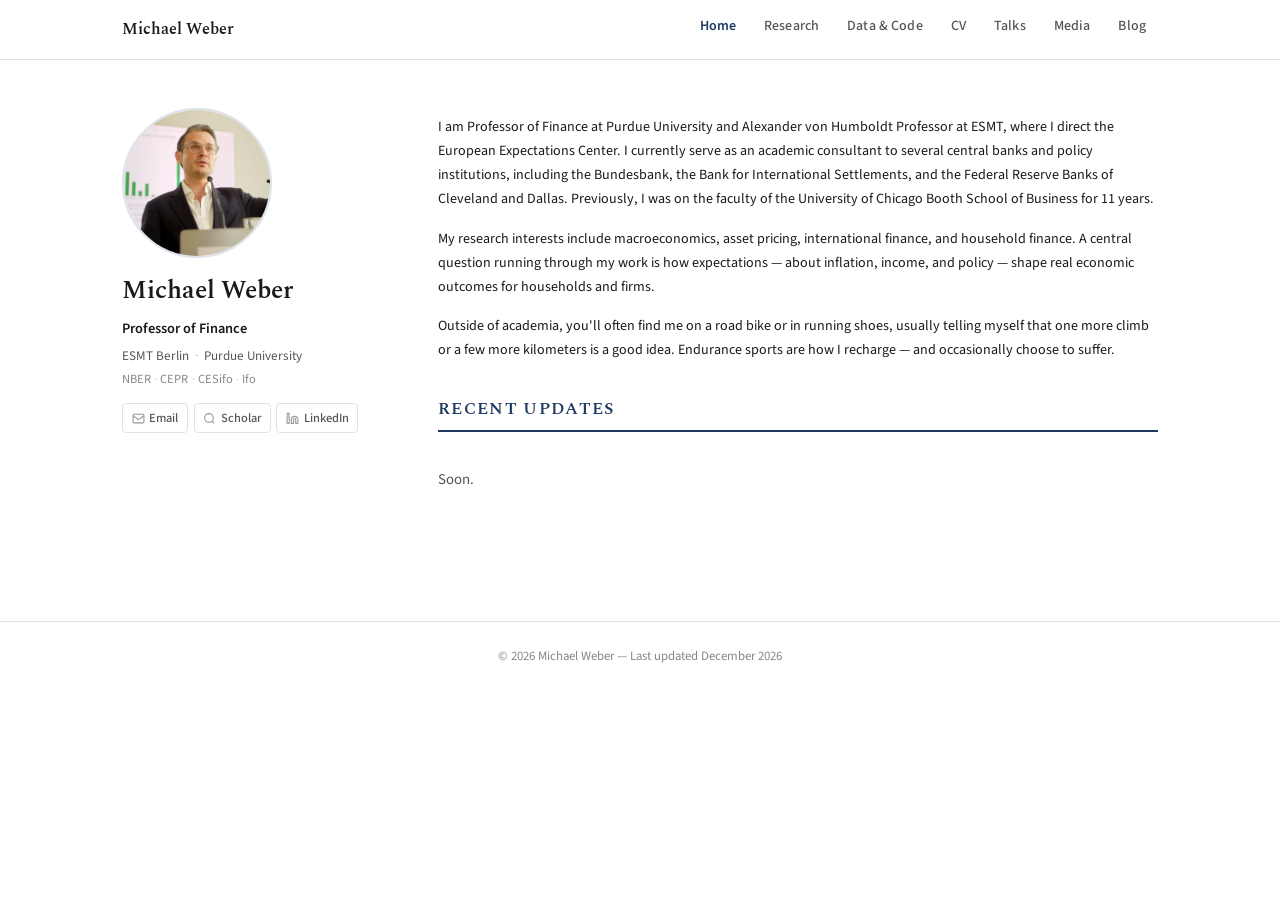
<file: index.html>
<!DOCTYPE html>
<html lang="en">
<head>
   <!-- Google tag (gtag.js) -->
  <script async src="https://www.googletagmanager.com/gtag/js?id=G-BGBCS4K3F3"></script>
  <script>
    window.dataLayer = window.dataLayer || [];
    function gtag(){dataLayer.push(arguments);}
    gtag('js', new Date());
  
    gtag('config', 'G-BGBCS4K3F3');
  </script>
  
  <meta charset="UTF-8">
  <meta name="viewport" content="width=device-width, initial-scale=1.0">
  <meta name="description" content="Michael Weber — Professor of Finance at Purdue University and ESMT Berlin. Research in asset pricing, monetary policy, and household finance.">
  <title>Michael Weber | Finance</title>
  <link rel="preconnect" href="https://fonts.googleapis.com">
  <link rel="preconnect" href="https://fonts.gstatic.com" crossorigin>
  <link href="https://fonts.googleapis.com/css2?family=Source+Sans+3:wght@400;500;600&family=Spectral:ital,wght@0,400;0,600;1,400&family=JetBrains+Mono:wght@400&display=swap" rel="stylesheet">  
  <link rel="stylesheet" href="style.css">
  <link rel="icon" type="image/svg+xml" href="favicon.svg?v=2">
  <style>
    :root {
      --color-accent:    #1e3a5f;
      --color-accent-lt: #2563a8;
      --color-surface:   #f6f8fb;
      --color-border:    #dde3ea;
    }

    a { color: #1e5799; }
    a:hover { color: #1e3a5f; }
    .nav-links a { color: var(--color-muted); }
    .nav-links a:hover, .nav-links a.active { color: var(--color-accent); }
    .section-title { color: var(--color-accent); border-bottom-color: var(--color-accent); }

    /* ── Circular photo ─────────────────────────── */
    .sidebar-photo {
      width: 150px;
      height: 150px;
      border-radius: 50%;
      object-fit: cover;
      object-position: center top;
      border: 2px solid var(--color-border);
      display: block;
      margin: 0 0 1.1rem 0;
    }

    /* ── Name ───────────────────────────────────── */
    .sidebar-name {
      font-family: var(--font-serif);
      font-size: 1.55rem;
      font-weight: 600;
      color: var(--color-text);
      line-height: 1.2;
      margin-bottom: 0.75rem;
    }

    /* ── Info block: role / institutions / affiliations ── */
    .sidebar-info {
      display: flex;
      flex-direction: column;
      gap: 0.25rem;
      margin-bottom: 0.9rem;
    }

    .sidebar-role {
      font-size: 0.9rem;
      font-weight: 600;
      color: var(--color-text);
      margin-bottom: 0.05rem;
    }

    .sidebar-inst {
      font-size: 0.82rem;
      color: var(--color-muted);
      line-height: 1.5;
    }
    .sidebar-inst a, .sidebar-affil a {
      color: inherit;
      text-decoration: none;
    }
    .sidebar-inst a:hover, .sidebar-affil a:hover {
      color: var(--color-accent);
      text-decoration: underline;
    }

    .sidebar-affil {
      font-size: 0.78rem;
      color: var(--color-subtle);
      line-height: 1.5;
    }

    .dot-sep {
      margin: 0 0.2rem;
      opacity: 0.45;
    }

    /* ── Icon button row ────────────────────────── */
    .sidebar-links {
      display: flex;
      flex-direction: row;
      flex-wrap: wrap;
      gap: 0.35rem;
      list-style: none;
      padding: 0;
      margin: 0.5rem 0 0;
    }
    .sidebar-links a {
      display: flex;
      align-items: center;
      gap: 0.28rem;
      font-size: 0.78rem;
      font-weight: 500;
      color: var(--color-muted);
      border: 1px solid var(--color-border);
      border-radius: 4px;
      padding: 0.2rem 0.55rem;
      text-decoration: none;
      transition: all 0.15s;
      white-space: nowrap;
    }
    .sidebar-links a:hover {
      color: var(--color-accent);
      border-color: var(--color-accent);
      background: rgba(30,58,95,0.04);
    }
    .sidebar-links .icon {
      width: 13px; height: 13px; flex-shrink: 0;
    }

    /* ── Bio text ───────────────────────────────── */
    .bio-text {
      font-size: 0.88rem;
      line-height: 1.7;
      color: var(--color-text);
      margin-bottom: 1rem;
    }
  </style>
</head>
<body>

  <nav class="site-nav">
    <div class="nav-inner">
    <a href="index.html" class="nav-brand">Michael Weber</a>
    <ul class="nav-links">
      <li><a href="index.html" class="active">Home</a></li>
      <li><a href="research.html">Research</a></li>
      <li><a href="data-code.html">Data &amp; Code</a></li>
      <li><a href="files/cv.pdf" target="_blank">CV</a></li>
      <li><a href="talks.html">Talks</a></li>
      <li><a href="media.html">Media</a></li>
      <li><a href="blog.html">Blog</a></li>
    </ul>
    <button class="nav-hamburger" aria-label="Toggle navigation" onclick="this.closest('nav').querySelector('.nav-links').classList.toggle('open')">
      <svg viewBox="0 0 24 24"><line x1="3" y1="6" x2="21" y2="6"/><line x1="3" y1="12" x2="21" y2="12"/><line x1="3" y1="18" x2="21" y2="18"/></svg>
    </button>
      </div>
  </nav>

  <div class="page-wrapper">

    <aside class="sidebar">

      <img src="images/weber.jpeg" alt="Michael Weber" class="sidebar-photo">

      <div class="sidebar-name">Michael Weber</div>

      <div class="sidebar-info">

        <div class="sidebar-role">Professor of Finance</div>

        <div class="sidebar-inst">
          <a href="https://esmt.berlin/person/michael-weber" target="_blank">ESMT Berlin</a>
          <span class="dot-sep">·</span>
          <a href="https://www.business.purdue.edu/faculty/home.php?username=weber366" target="_blank">Purdue University</a>
        </div>

        <div class="sidebar-affil">
          <a href="https://www.nber.org/people/michael_weber?page=1&perPage=50" target="_blank">NBER</a><span class="dot-sep">·</span><a href="https://cepr.org/about/people/michael-weber" target="_blank">CEPR</a><span class="dot-sep">·</span><a href="https://www.ifo.de/en/cesifo/network-member/weber-michael-0" target="_blank">CESifo</a><span class="dot-sep">·</span>Ifo
        </div>

      </div>

      <ul class="sidebar-links">
        <li>
          <a href="mailto:weber366@purdue.edu">
            <svg class="icon" viewBox="0 0 24 24" fill="none" stroke="currentColor" stroke-width="2">
              <rect x="2" y="4" width="20" height="16" rx="2"/>
              <path d="m2 7 10 7 10-7"/>
            </svg>
            Email
          </a>
        </li>
        <li>
          <a href="https://scholar.google.com/citations?user=i4pS5EwAAAAJ&hl=en" target="_blank">
            <svg class="icon" viewBox="0 0 24 24" fill="none" stroke="currentColor" stroke-width="2">
              <circle cx="11" cy="11" r="8"/><path d="m21 21-4.35-4.35"/>
            </svg>
            Scholar
          </a>
        </li>
        <li>
          <a href="https://www.linkedin.com/in/michael-weber-6b3bb654/" target="_blank">
            <svg class="icon" viewBox="0 0 24 24" fill="none" stroke="currentColor" stroke-width="2">
              <path d="M16 8a6 6 0 0 1 6 6v7h-4v-7a2 2 0 0 0-2-2 2 2 0 0 0-2 2v7h-4v-7a6 6 0 0 1 6-6z"/>
              <rect x="2" y="9" width="4" height="12"/>
              <circle cx="4" cy="4" r="2"/>
            </svg>
            LinkedIn
          </a>
        </li>
      </ul>

    </aside>

    <main class="main-content">

      <p class="bio-text">
        I am Professor of Finance at Purdue University and Alexander von Humboldt Professor at ESMT, where I direct the European Expectations Center. I currently serve as an academic consultant to several central banks and policy institutions, including the Bundesbank, the Bank for International Settlements, and the Federal Reserve Banks of Cleveland and Dallas. Previously, I was on the faculty of the University of Chicago Booth School of Business for 11 years.
      </p>
      <p class="bio-text">
        My research interests include macroeconomics, asset pricing, international finance, and household finance. A central question running through my work is how expectations — about inflation, income, and policy — shape real economic outcomes for households and firms.
      </p>
      <p class="bio-text">
        Outside of academia, you'll often find me on a road bike or in running shoes, usually telling myself that one more climb or a few more kilometers is a good idea. Endurance sports are how I recharge — and occasionally choose to suffer.
      </p>

      <div class="section-title">Recent Updates</div>
      <p style="color: var(--color-muted); font-size: 0.93rem; padding: 1rem 0;">Soon.</p>

    </main>
  </div>

<footer class="site-footer">
  &copy; 2026 Michael Weber &mdash; Last updated <span id="last-modified"></span>
  <script>
    const d = new Date(document.lastModified);
    document.getElementById('last-modified').textContent =
      d.toLocaleDateString('en-US', { month: 'long', year: 'numeric' });
  </script>
</footer>

  <script>
    document.querySelectorAll('.nav-links a').forEach(function(a) {
      a.addEventListener('click', function() {
        document.querySelector('.nav-links').classList.remove('open');
      });
    });
  </script>
</body>
</html>
</file>
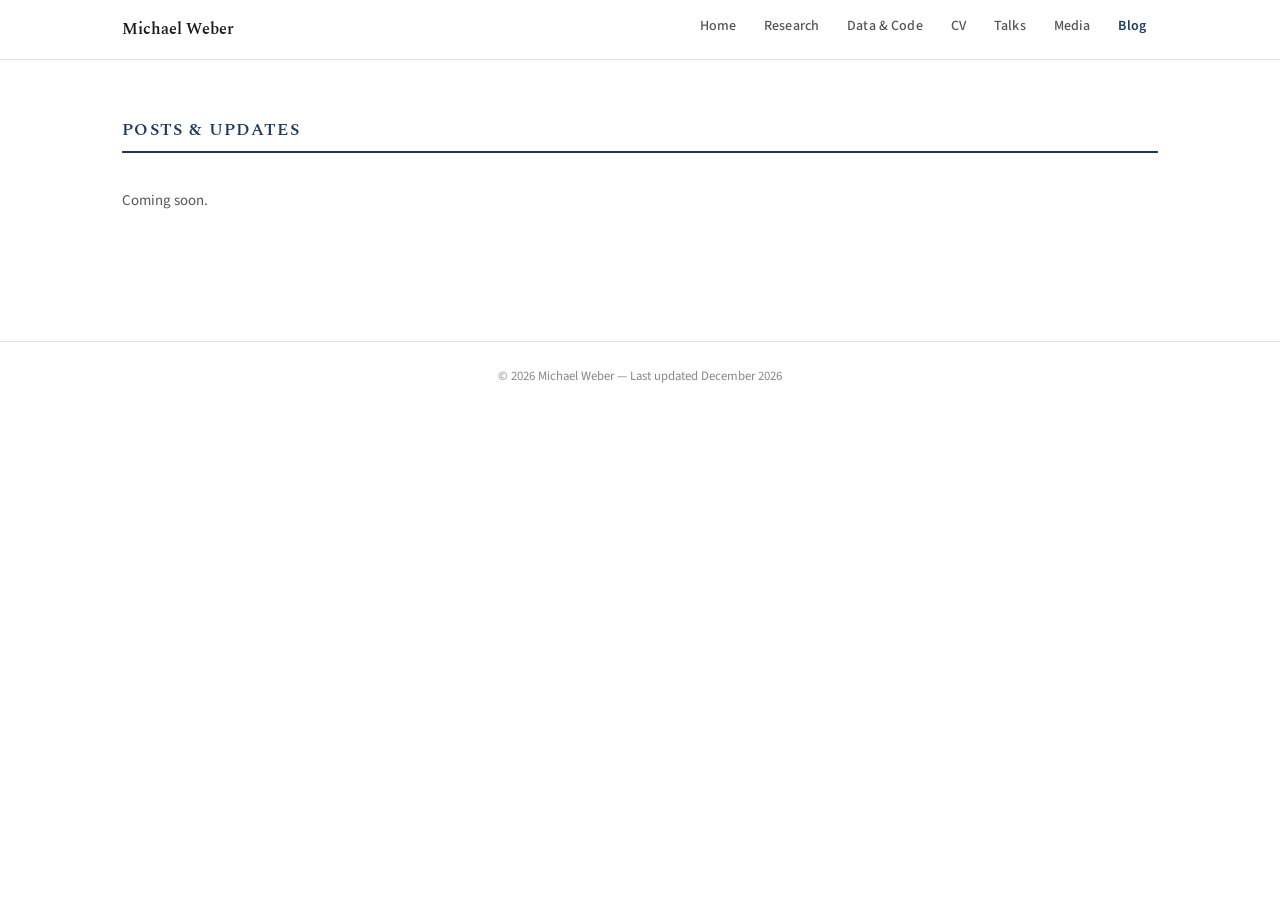
<file: blog.html>
<!DOCTYPE html>
<html lang="en">
<head>
  <!-- Google tag (gtag.js) -->
  <script async src="https://www.googletagmanager.com/gtag/js?id=G-BGBCS4K3F3"></script>
  <script>
    window.dataLayer = window.dataLayer || [];
    function gtag(){dataLayer.push(arguments);}
    gtag('js', new Date());
  
    gtag('config', 'G-BGBCS4K3F3');
  </script>
  
  <meta charset="UTF-8">
  <meta name="viewport" content="width=device-width, initial-scale=1.0">
  <meta name="description" content="Posts and Updates — Michael Weber, Professor of Finance.">
  <title>Blog | Michael Weber</title>
  <link rel="preconnect" href="https://fonts.googleapis.com">
  <link rel="preconnect" href="https://fonts.gstatic.com" crossorigin>
  <link href="https://fonts.googleapis.com/css2?family=Source+Sans+3:wght@400;500;600&family=Spectral:ital,wght@0,400;0,600;1,400&family=JetBrains+Mono:wght@400&display=swap" rel="stylesheet">
  <link rel="stylesheet" href="style.css">  
  <link rel="icon" type="image/svg+xml" href="favicon.svg">
  <style>
    :root {
      --color-accent:    #1e3a5f;
      --color-accent-lt: #2563a8;
      --color-surface:   #f6f8fb;
      --color-border:    #dde3ea;
    }
    /* Inline links slightly brighter for contrast */
    .nav-links a { color: var(--color-muted); }
    .nav-links a:hover, .nav-links a.active { color: var(--color-accent); }
    .section-title { color: var(--color-accent); border-bottom-color: var(--color-accent); }
    .sidebar-links a { color: var(--color-muted); }
    .sidebar-links a:hover { color: var(--color-accent); }
  </style>
</head>
<body>

  <nav class="site-nav">
    <div class="nav-inner">
    <a href="index.html" class="nav-brand">Michael Weber</a>
        <ul class="nav-links">
      <li><a href="index.html">Home</a></li>
      <li><a href="research.html">Research</a></li>
      <li><a href="data-code.html">Data &amp; Code</a></li>
      <li><a href="files/cv.pdf" target="_blank">CV</a></li>
      <li><a href="talks.html">Talks</a></li>
      <li><a href="media.html">Media</a></li>
      <li><a href="blog.html" class="active">Blog</a></li>
    </ul>
    <button class="nav-hamburger" aria-label="Toggle navigation" onclick="this.closest('nav').querySelector('.nav-links').classList.toggle('open')">
      <svg viewBox="0 0 24 24"><line x1="3" y1="6" x2="21" y2="6"/><line x1="3" y1="12" x2="21" y2="12"/><line x1="3" y1="18" x2="21" y2="18"/></svg>
    </button>
      </div>
  </nav>

  <div class="page-wrapper no-sidebar">
    <main class="main-content">

      <div class="section-title">Posts &amp; Updates</div>
      <p style="color: var(--color-muted); font-size: 0.93rem; padding: 1rem 0;">Coming soon.</p>

    </main>
  </div>

<footer class="site-footer">
  &copy; 2026 Michael Weber &mdash; Last updated <span id="last-modified"></span>
  <script>
    const d = new Date(document.lastModified);
    document.getElementById('last-modified').textContent =
      d.toLocaleDateString('en-US', { month: 'long', year: 'numeric' });
  </script>
</footer>

  <script>
    document.querySelectorAll('.nav-links a').forEach(function(a) {
      a.addEventListener('click', function() {
        document.querySelector('.nav-links').classList.remove('open');
      });
    });
  </script>
</body>
</html>
</file>
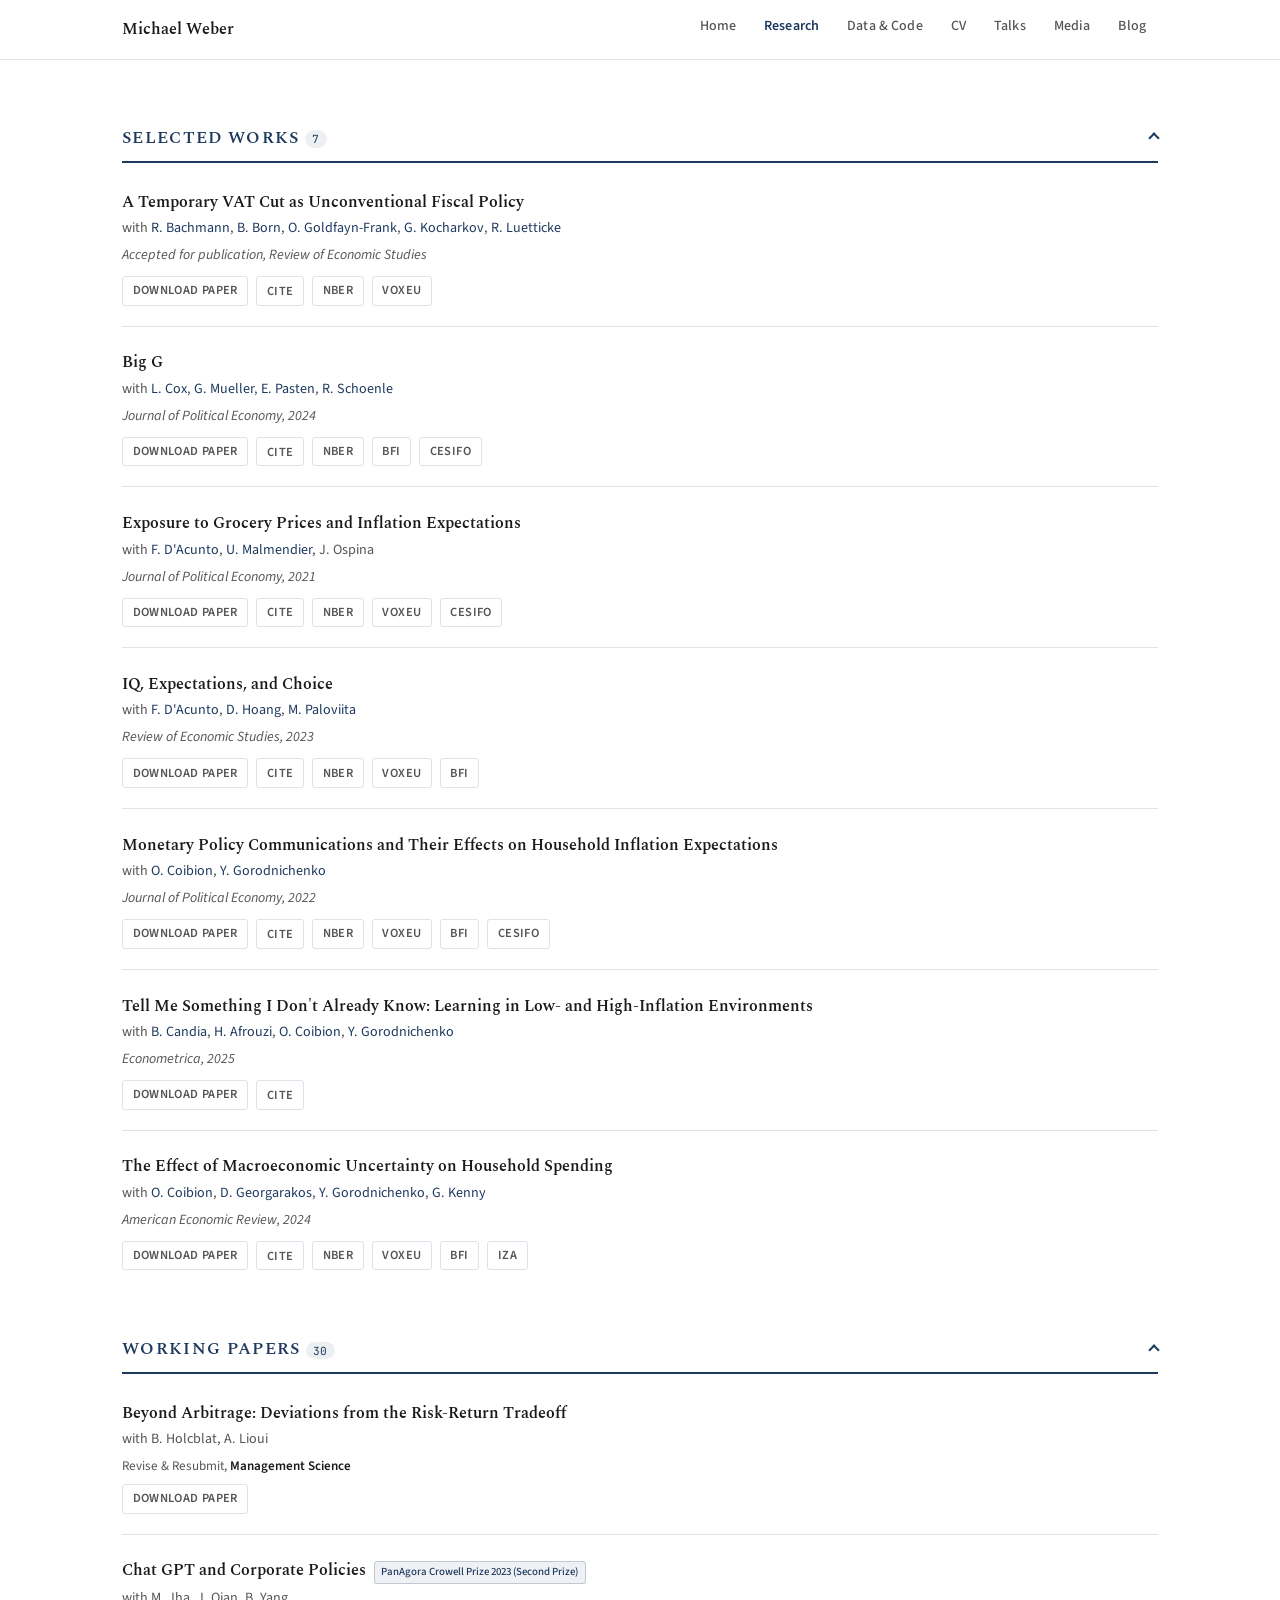
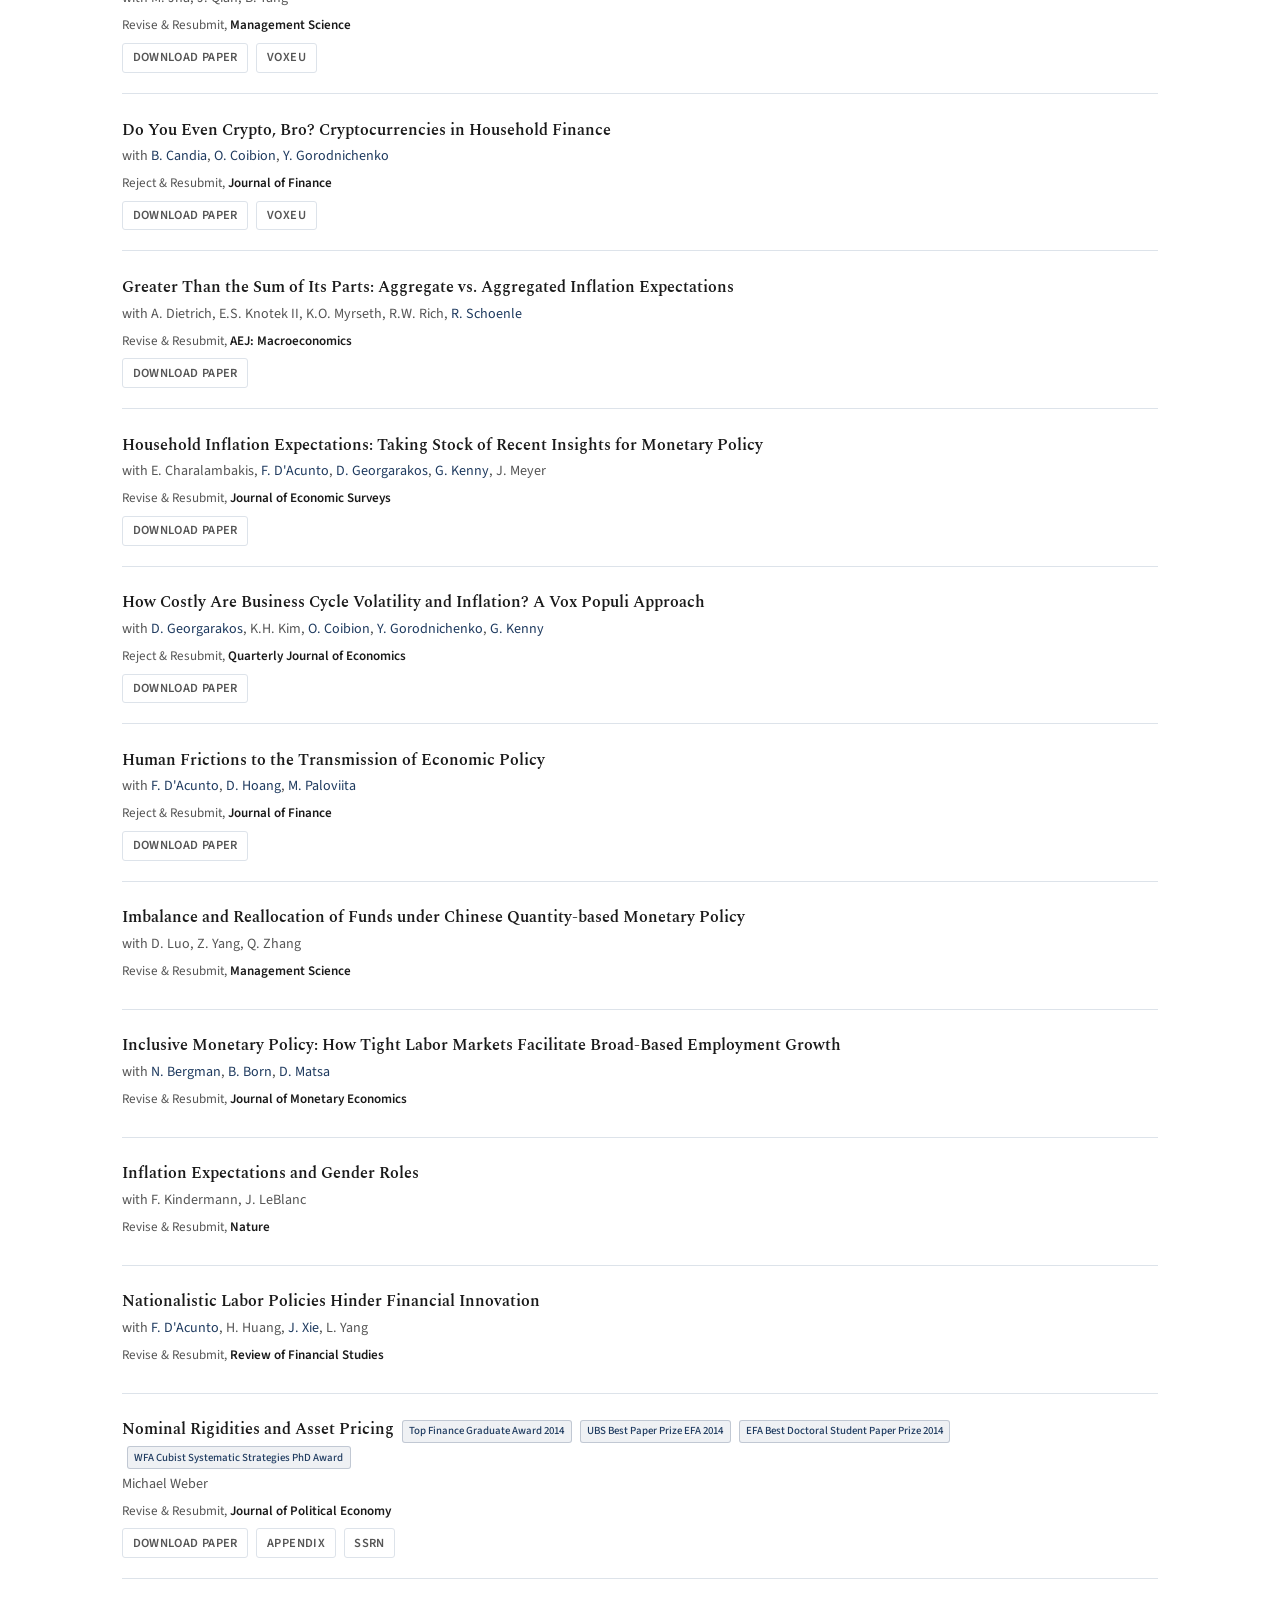
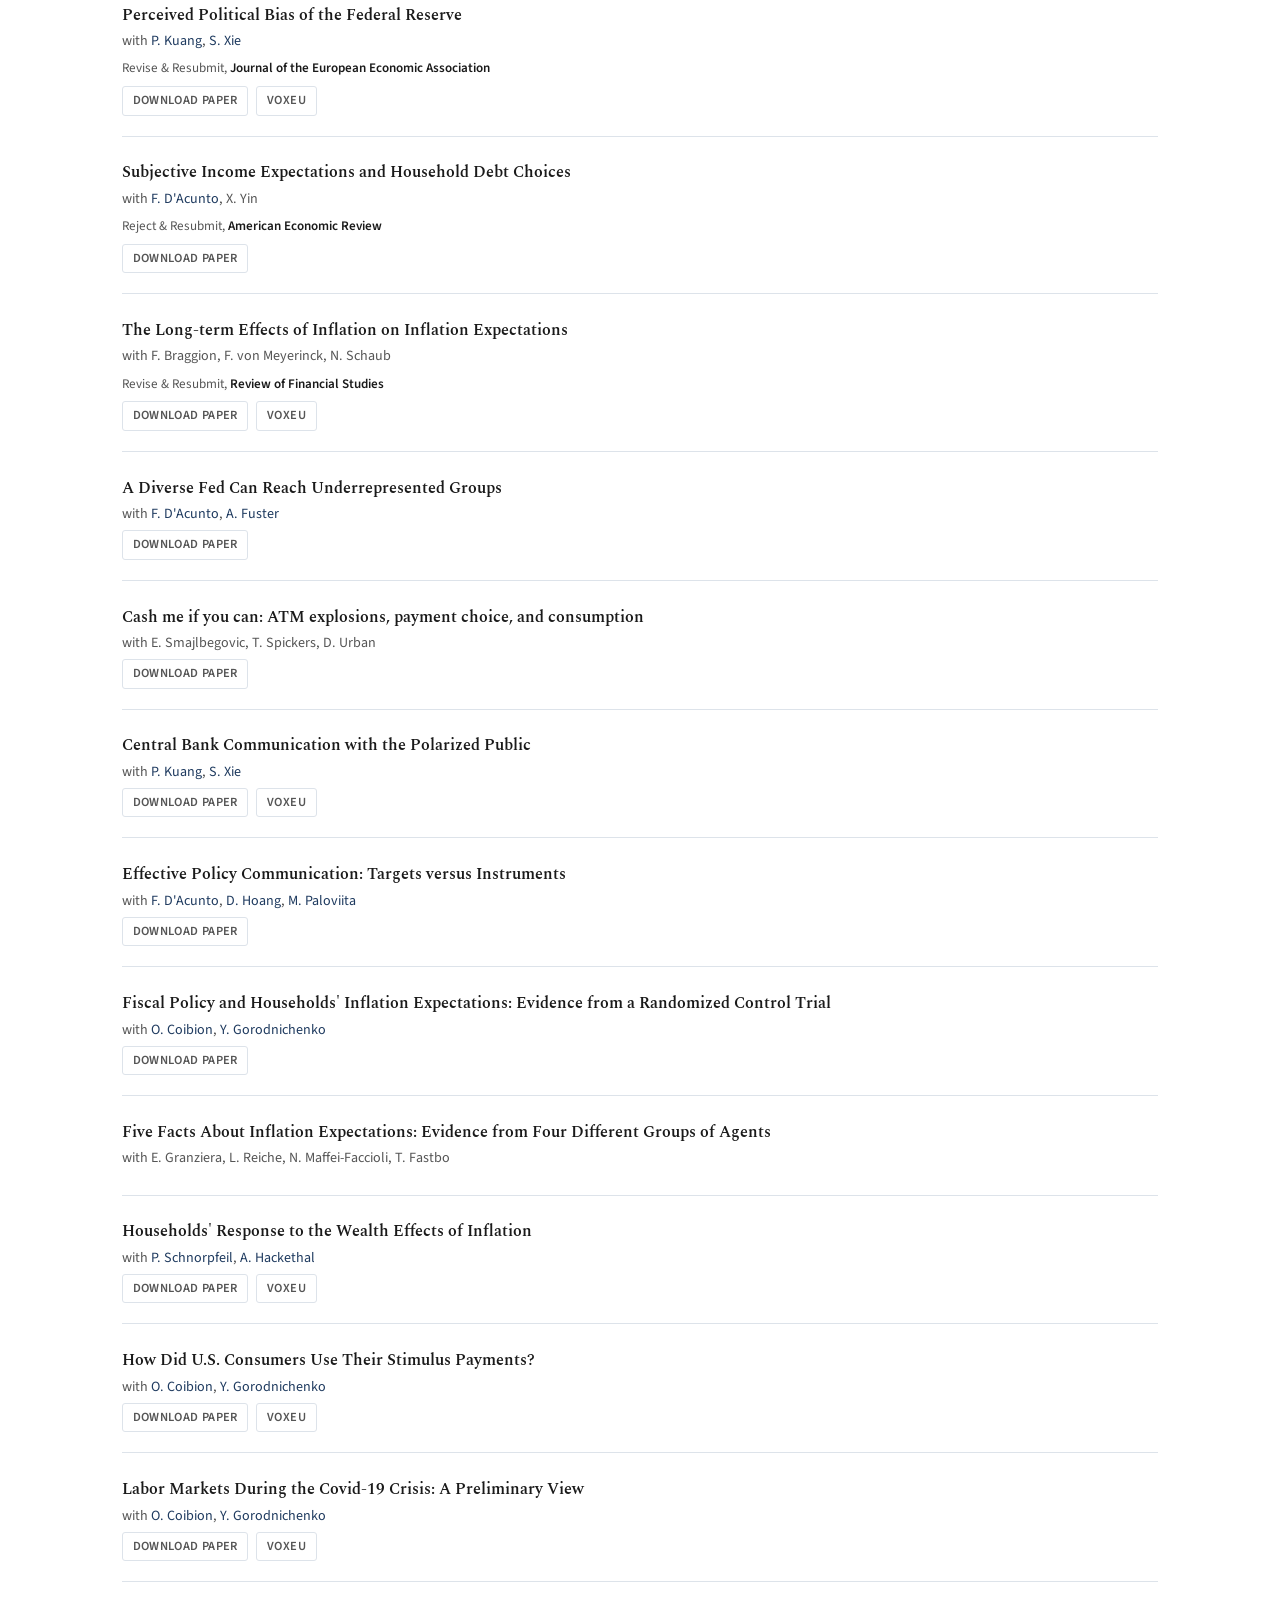
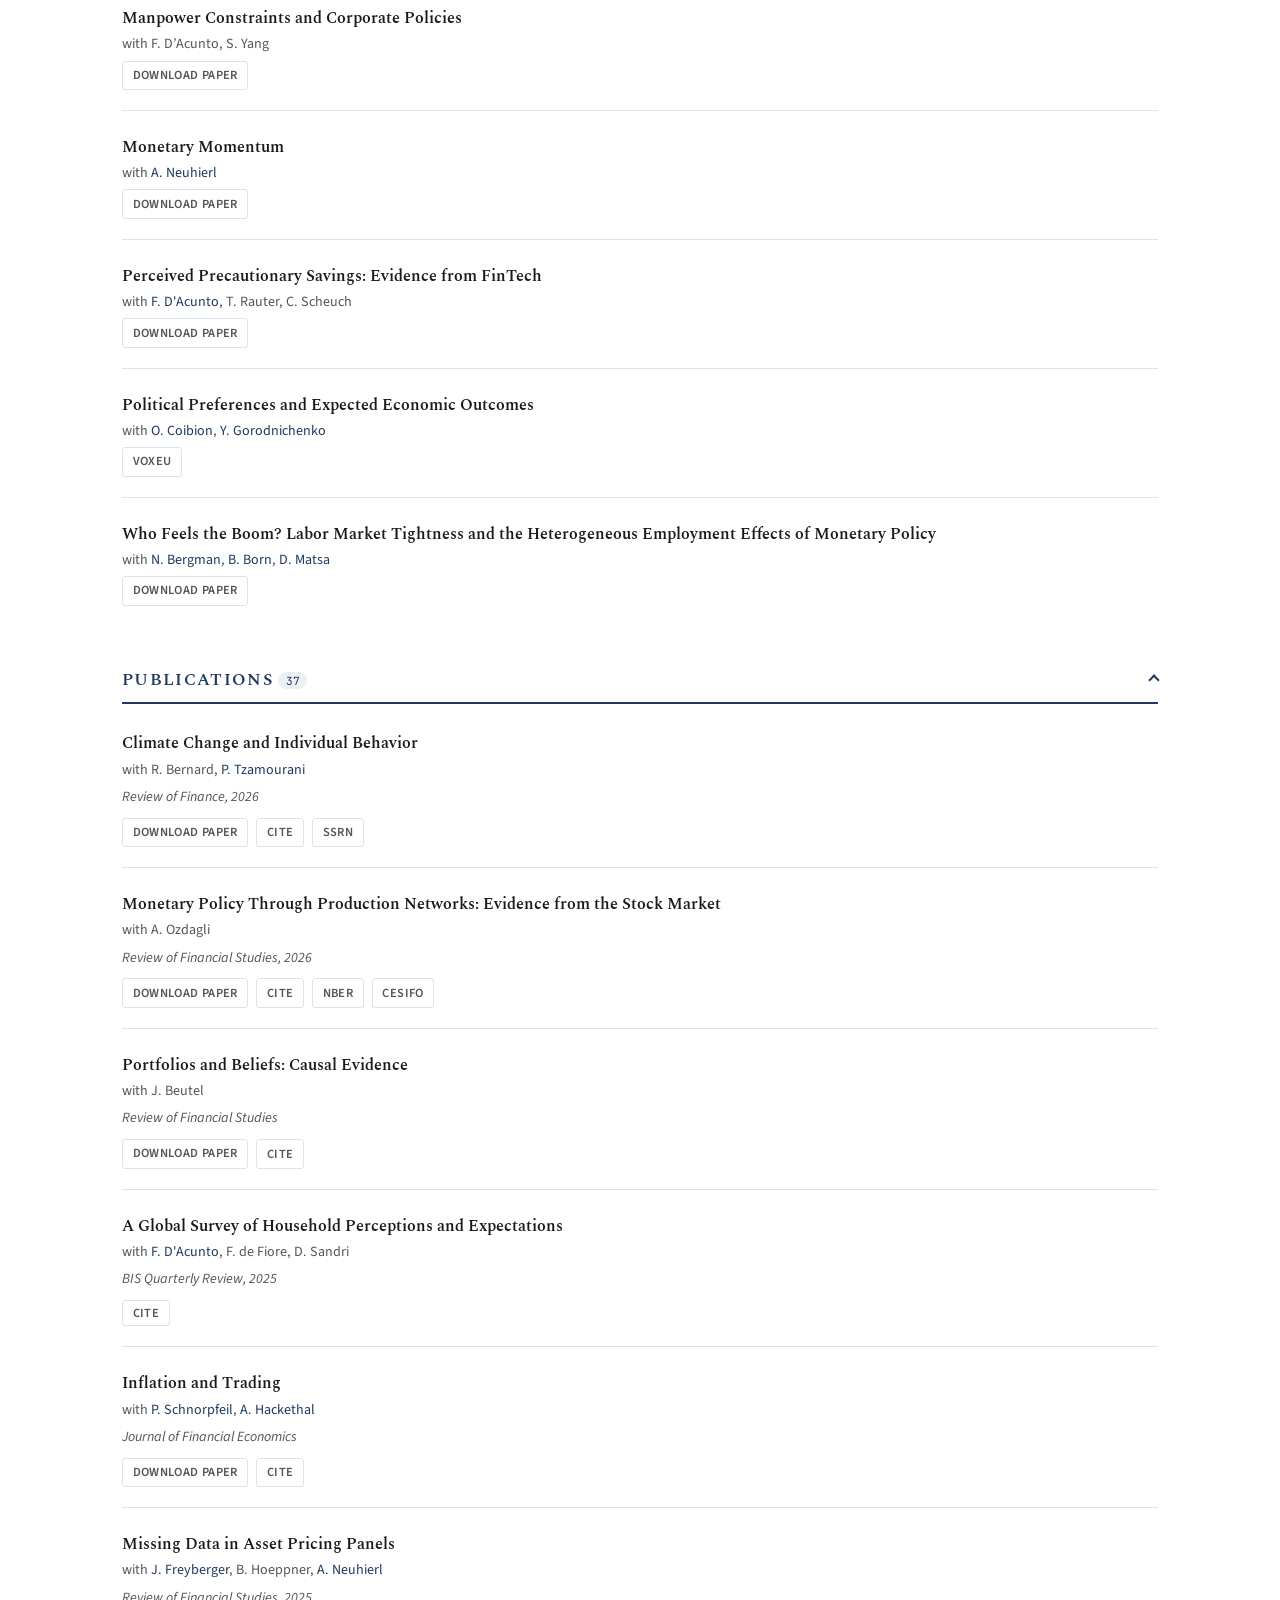
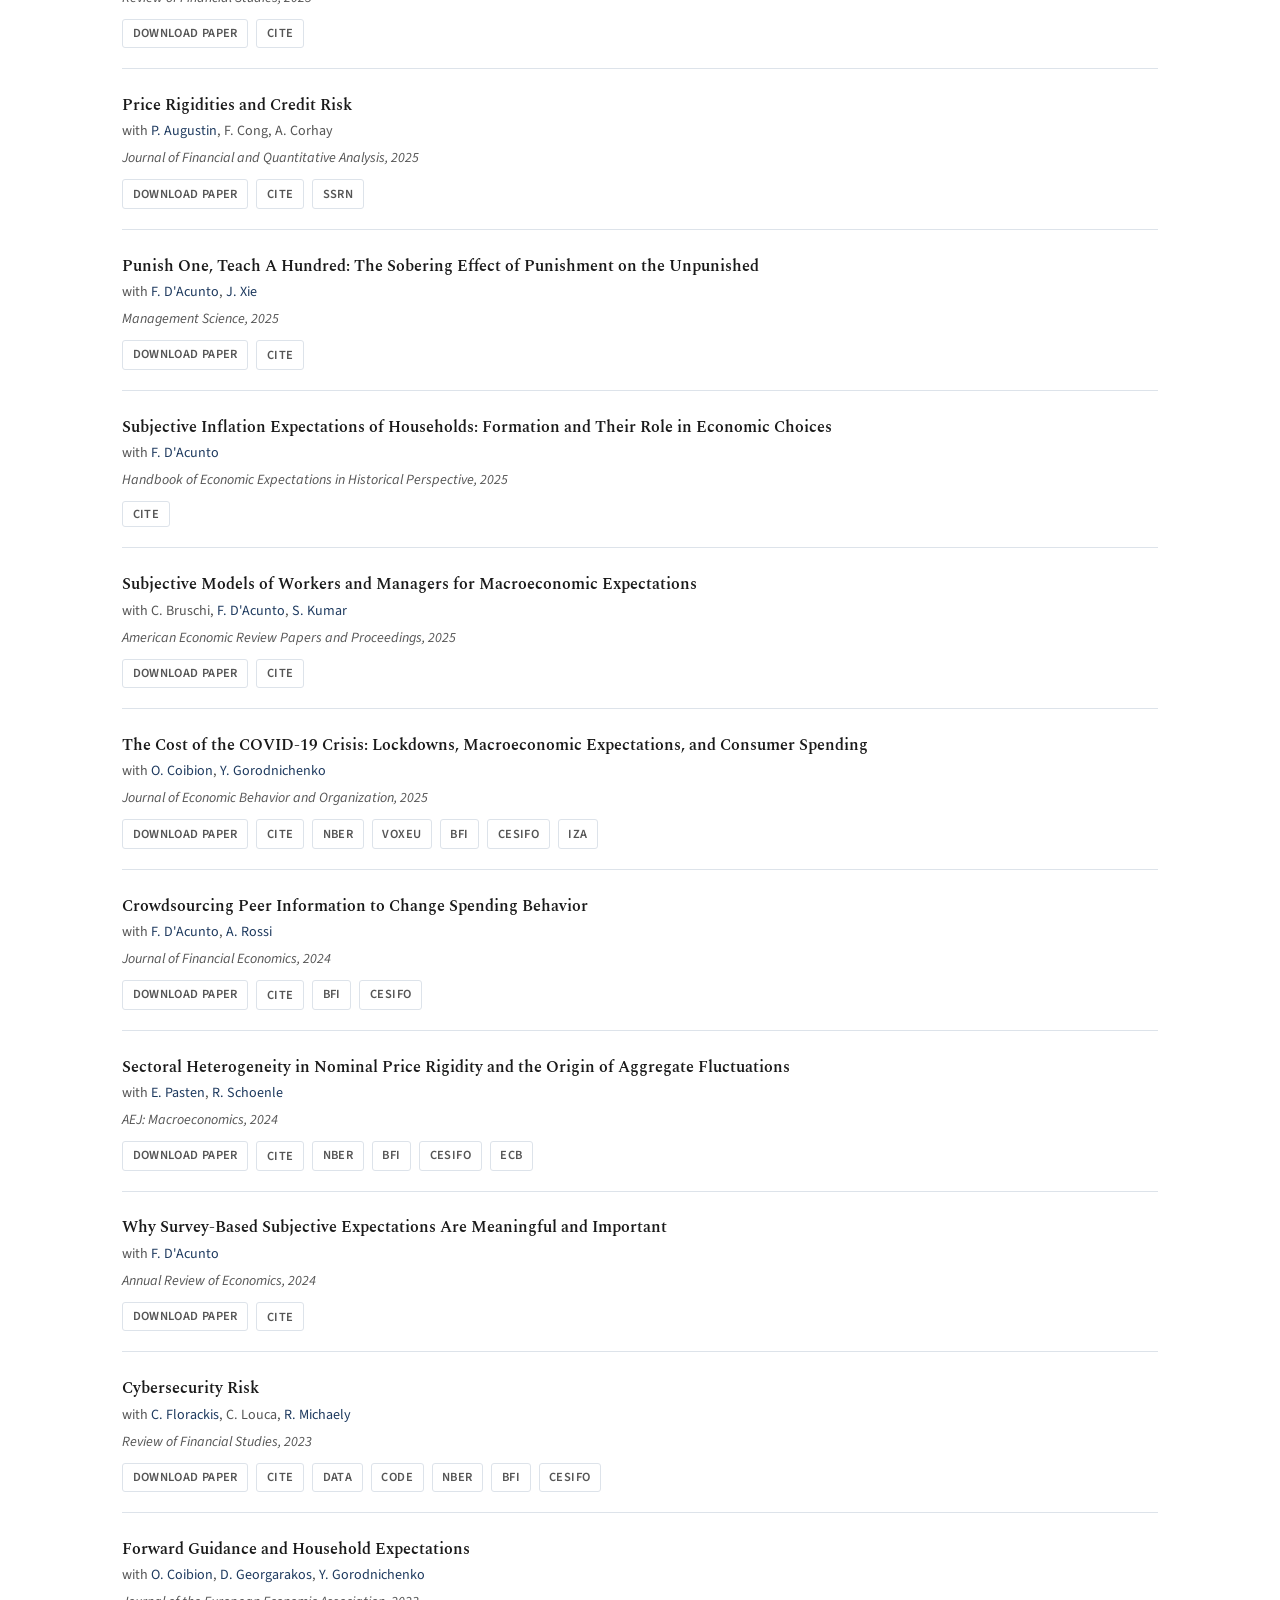
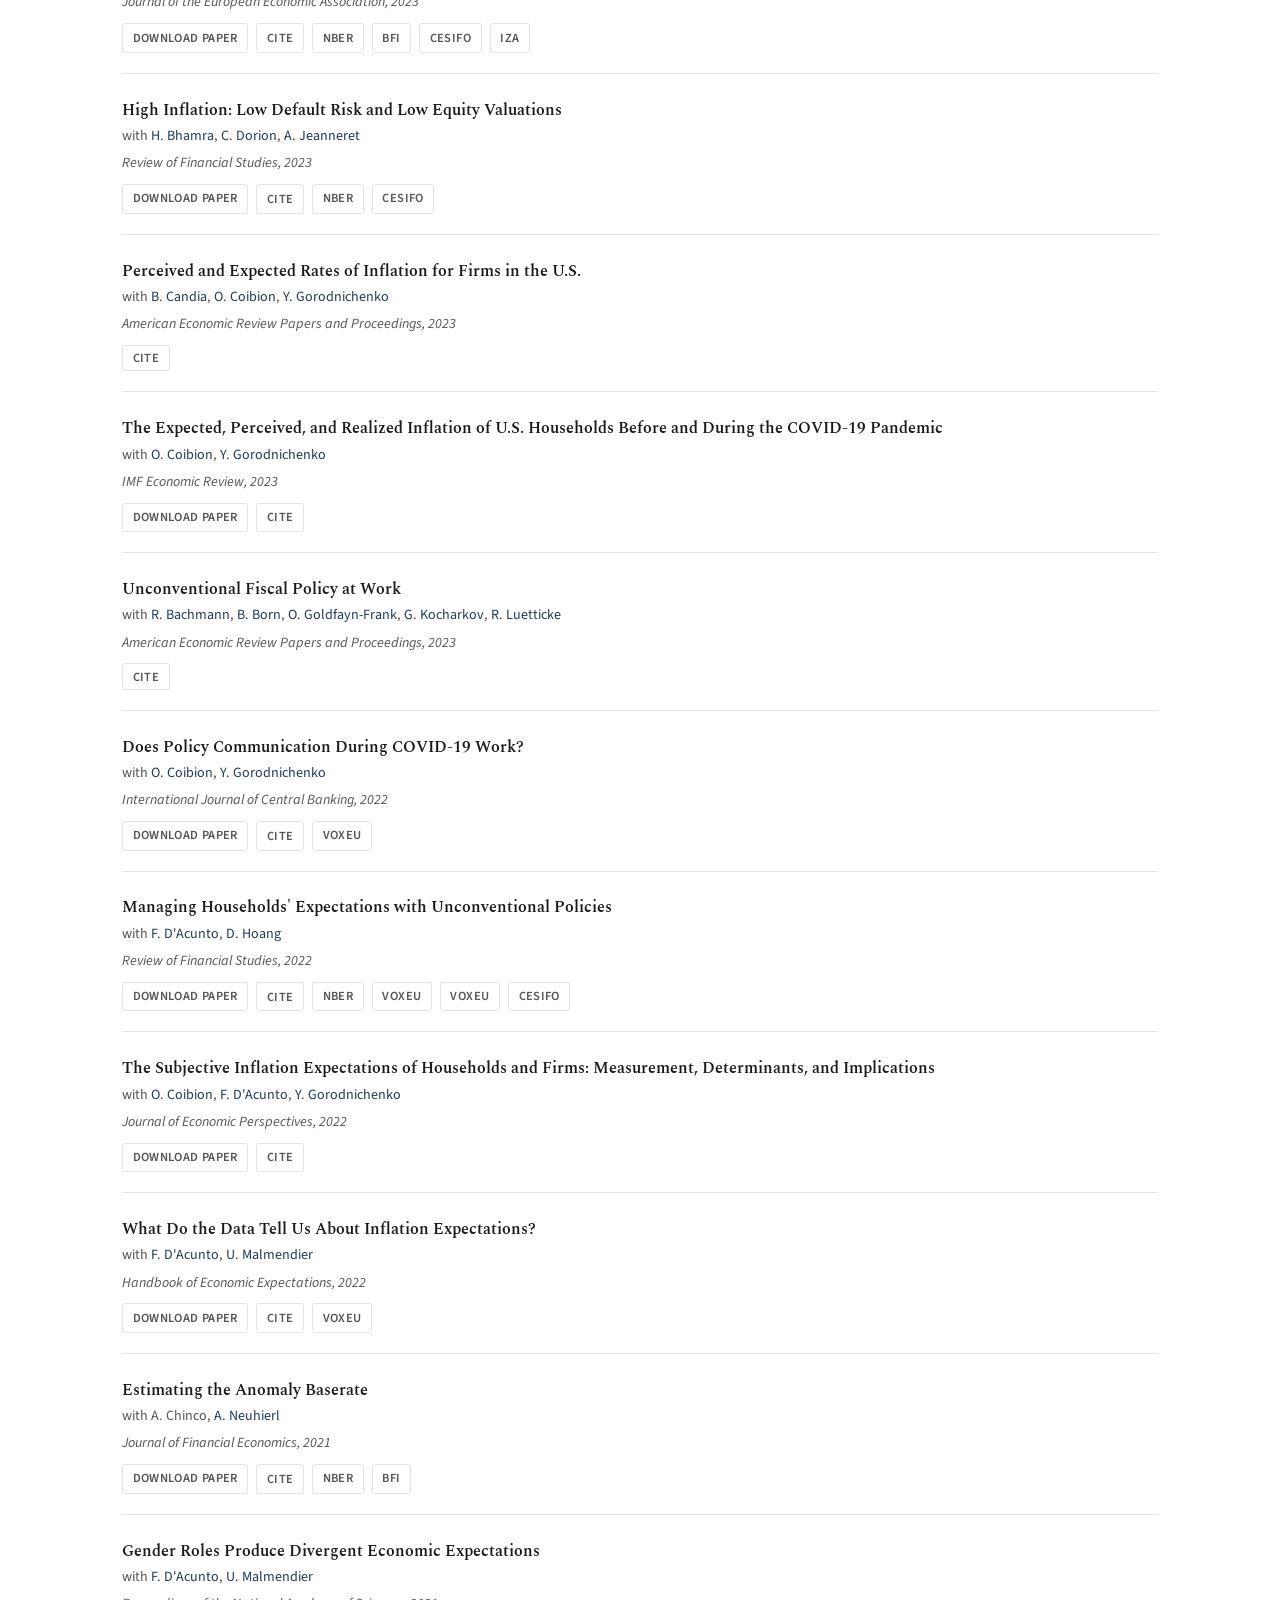
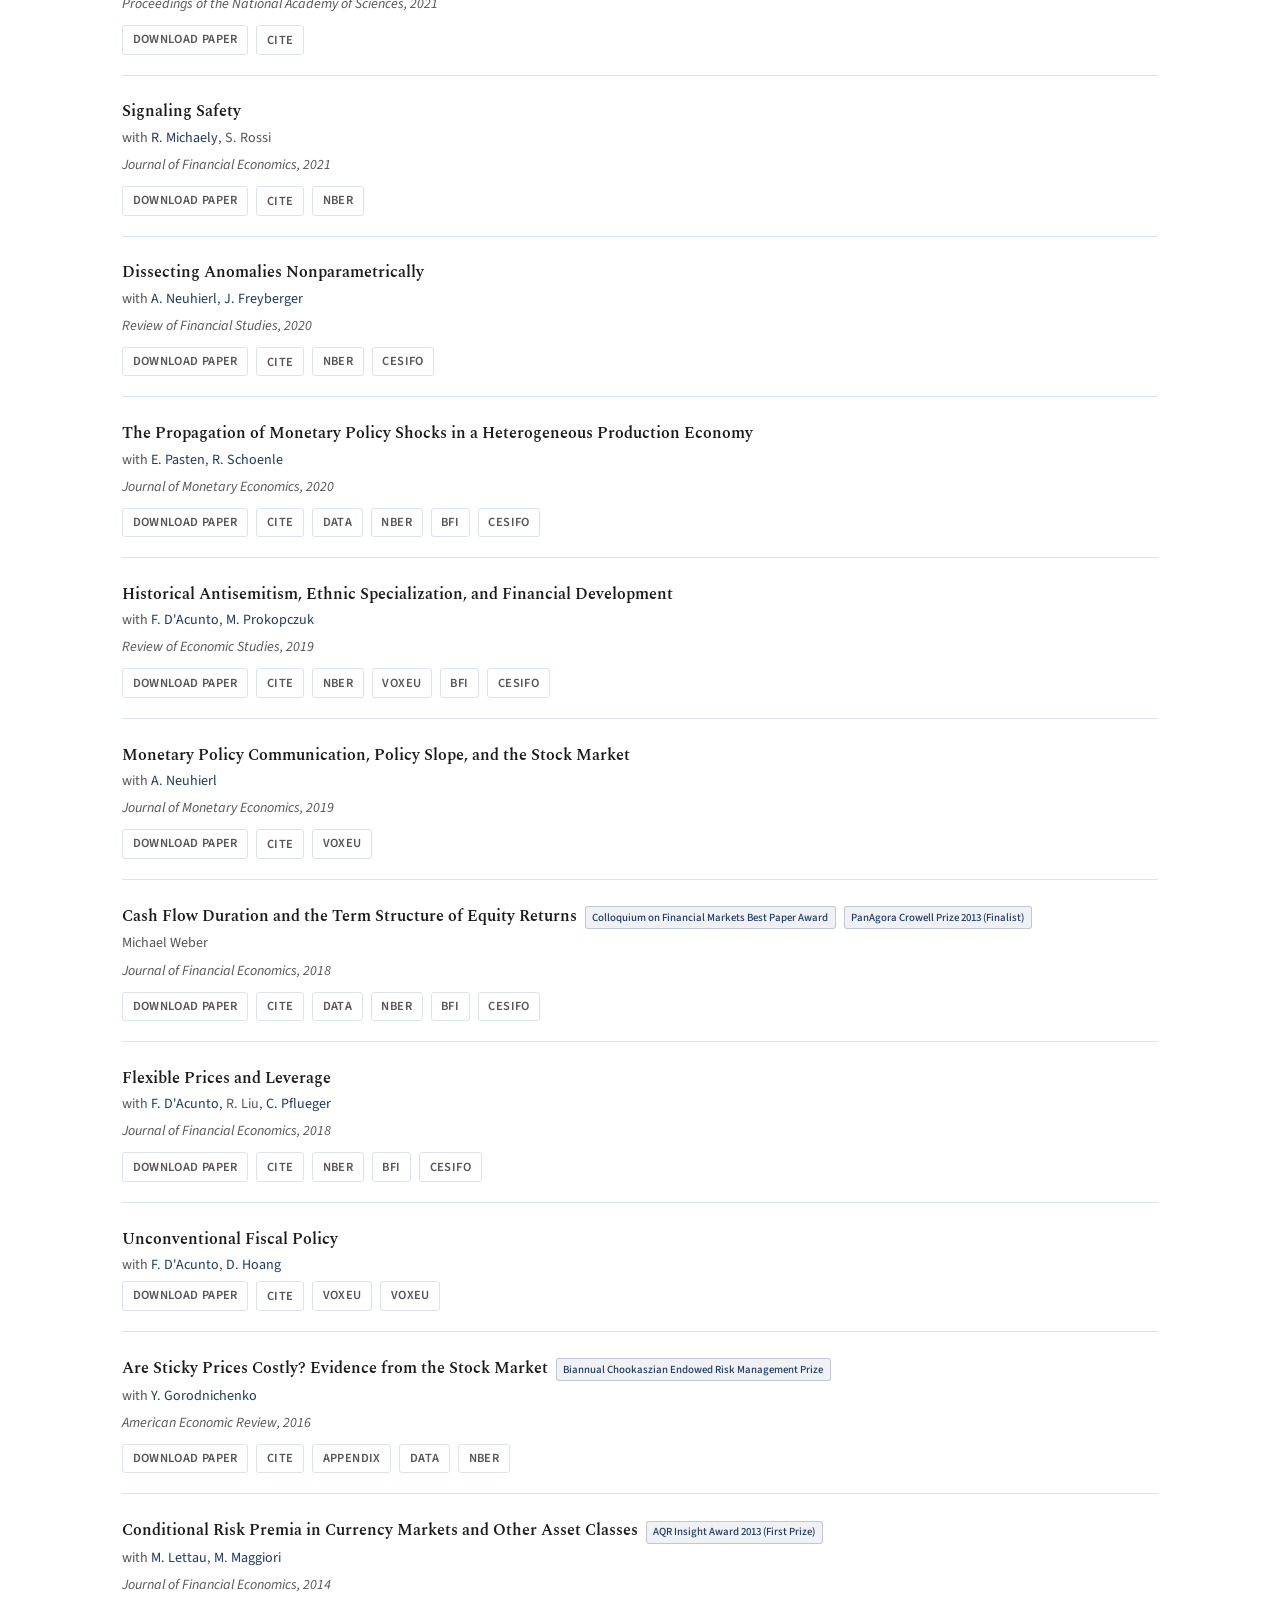
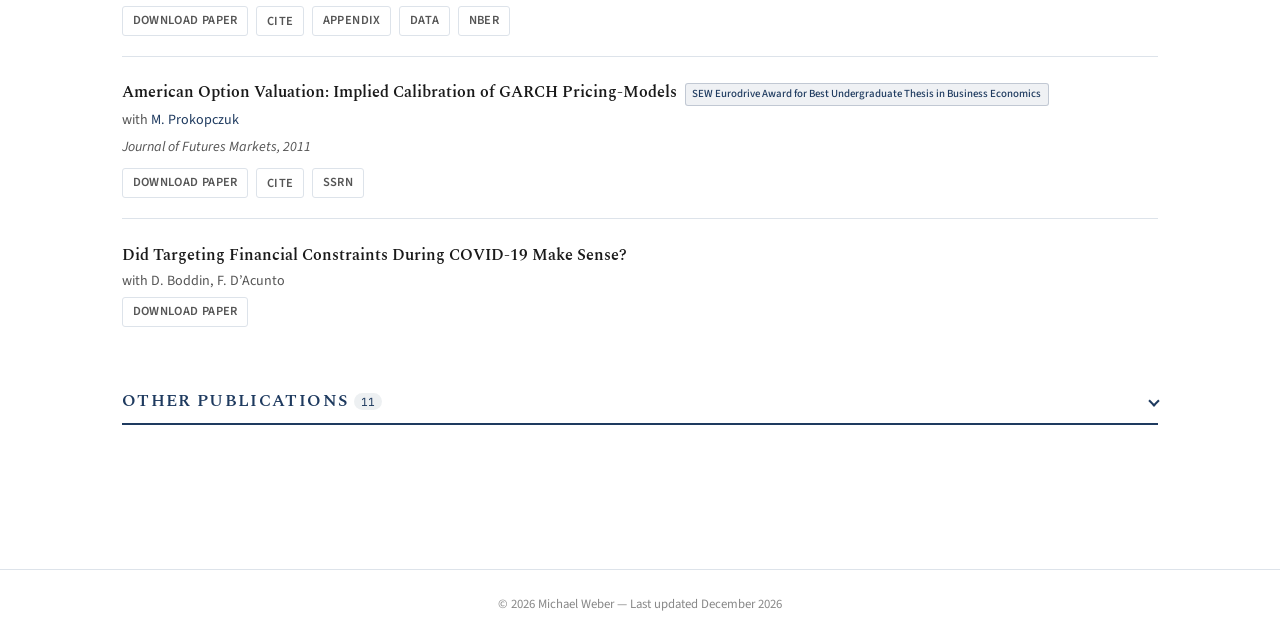
<file: research.html>
<!DOCTYPE html>
<html lang="en">
<head>
  <!-- Google tag (gtag.js) -->
  <script async src="https://www.googletagmanager.com/gtag/js?id=G-BGBCS4K3F3"></script>
  <script>
    window.dataLayer = window.dataLayer || [];
    function gtag(){dataLayer.push(arguments);}
    gtag('js', new Date());
  
    gtag('config', 'G-BGBCS4K3F3');
  </script>
  
  <meta charset="UTF-8">
  <meta name="viewport" content="width=device-width, initial-scale=1.0">
  <meta name="description" content="Research — Michael Weber, Professor of Finance at Purdue University and ESMT Berlin.">
  <title>Research | Michael Weber</title>
  <link rel="preconnect" href="https://fonts.googleapis.com">
  <link rel="preconnect" href="https://fonts.gstatic.com" crossorigin>
  <link href="https://fonts.googleapis.com/css2?family=Source+Sans+3:wght@400;500;600&family=Spectral:ital,wght@0,400;0,600;1,400&family=JetBrains+Mono:wght@400&display=swap" rel="stylesheet">
  <link rel="stylesheet" href="style.css">  
  <link rel="icon" type="image/svg+xml" href="favicon.svg">
  <style>
    :root {
      --color-accent:    #1e3a5f;
      --color-accent-lt: #2563a8;
      --color-surface:   #f6f8fb;
      --color-border:    #dde3ea;
    }
    /* Inline links slightly brighter for contrast */
    .nav-links a { color: var(--color-muted); }
    .nav-links a:hover, .nav-links a.active { color: var(--color-accent); }
    .section-title { color: var(--color-accent); border-bottom-color: var(--color-accent); }
    .sidebar-links a { color: var(--color-muted); }
    .sidebar-links a:hover { color: var(--color-accent); }
  </style>
  <script src="bibtex_data.js"></script>
<style>
    details.section-group { border: none; margin-bottom: 2rem; }
    details.section-group > summary.section-summary {
      display: flex; align-items: center; justify-content: space-between;
      padding: 0.5rem 0; cursor: pointer; list-style: none; user-select: none;
      font-family: var(--font-serif); font-size: 1.05rem; font-weight: 600;
      text-transform: uppercase; letter-spacing: 0.08em;
      color: var(--color-accent); border-bottom: 2px solid var(--color-accent);
    }
    details.section-group > summary.section-summary::-webkit-details-marker { display: none; }
    details.section-group > summary.section-summary:hover { color: var(--color-accent-lt); }
    details.section-group > summary.section-summary::after {
      content: ''; display: inline-block; width: 8px; height: 8px;
      border-right: 2px solid var(--color-accent); border-bottom: 2px solid var(--color-accent);
      transform: rotate(45deg); transition: transform 0.2s; flex-shrink: 0;
    }
    details.section-group[open] > summary.section-summary::after { transform: rotate(-135deg); }
    details.section-group > summary.section-summary .paper-count {
      font-family: var(--font-mono); font-size: 0.7rem; letter-spacing: 0;
      background: rgba(30,58,95,0.08); color: var(--color-accent);
      padding: 0.1rem 0.45rem; border-radius: 10px; font-weight: 400;
    }
    details.section-group > .paper-group-content { padding: 0; }
    .highlights-list { display: flex; flex-direction: column; gap: 0; margin-bottom: 0.5rem; }
    .highlight-card {
      border-left: 3px solid var(--color-accent);
      padding: 0.9rem 0 0.9rem 1.1rem;
      border-bottom: 1px solid var(--color-border);
    }
    .highlight-card:last-child { border-bottom: none; }
    .paper-title a { color: var(--color-text); text-decoration: none; font-weight: inherit; }
    .paper-title a:hover { color: var(--color-accent); text-decoration: underline; }
    .paper-title-row { display: flex; flex-wrap: wrap; align-items: baseline; gap: 0.2rem; margin-bottom: 0.2rem; }
    .paper-title-row .paper-title { margin-bottom: 0; }
    .paper-year {
      font-size: 0.78rem; font-family: var(--font-mono); color: var(--color-subtle);
      letter-spacing: 0.02em; margin-left: 0.3rem;
    }
    .award {
      display: inline-block; font-size: 0.68rem; font-weight: 500;
      color: var(--color-accent); background: rgba(30,58,95,0.07);
      border: 1px solid rgba(30,58,95,0.22);
      padding: 0.08rem 0.4rem; border-radius: 3px;
      margin-left: 0.3rem; vertical-align: middle; white-space: nowrap;
    }
    .status { font-size: 0.82rem; color: var(--color-muted); margin-bottom: 0.4rem; }
    .status strong { color: var(--color-text); font-weight: 600; }
    .cite-btn {
      font-size: 0.78rem; font-weight: 600; padding: 0.2rem 0.6rem;
      border: 1px solid var(--color-border); border-radius: 3px;
      color: var(--color-muted); background: transparent; cursor: pointer;
      letter-spacing: 0.03em; text-transform: uppercase; transition: all 0.15s;
      font-family: var(--font-sans);
    }
    .cite-btn:hover { border-color: var(--color-accent); color: var(--color-accent); background: rgba(30,58,95,0.04); }
    #cite-modal {
      display: none; position: fixed; inset: 0; background: rgba(0,0,0,0.45);
      z-index: 2000; align-items: center; justify-content: center;
    }
    #cite-modal.open { display: flex; }
    #cite-modal-inner {
      background: #fff; border-radius: 6px; padding: 1.5rem;
      max-width: 640px; width: 90%; box-shadow: 0 8px 32px rgba(0,0,0,0.18);
    }
    #cite-modal-inner h3 {
      font-family: var(--font-serif); font-size: 1rem; font-weight: 600;
      margin-bottom: 0.75rem; color: var(--color-text);
    }
    #cite-pre {
      font-family: var(--font-mono); font-size: 0.78rem; line-height: 1.6;
      background: var(--color-surface); border: 1px solid var(--color-border);
      border-radius: 4px; padding: 0.9rem 1rem; white-space: pre-wrap;
      word-break: break-word; max-height: 280px; overflow-y: auto;
      color: var(--color-text); margin-bottom: 0.9rem;
    }
    #cite-modal-btns { display: flex; gap: 0.6rem; }
    #cite-copy-btn {
      font-size: 0.82rem; font-weight: 600; padding: 0.35rem 0.9rem;
      background: var(--color-accent); color: #fff; border: none;
      border-radius: 4px; cursor: pointer; font-family: var(--font-sans);
    }
    #cite-copy-btn:hover { background: var(--color-accent-lt); }
    #cite-close-btn {
      font-size: 0.82rem; font-weight: 600; padding: 0.35rem 0.9rem;
      background: transparent; color: var(--color-muted);
      border: 1px solid var(--color-border); border-radius: 4px;
      cursor: pointer; font-family: var(--font-sans);
    }
  </style>
</head>
<body>

  <nav class="site-nav">
    <div class="nav-inner">
    <a href="index.html" class="nav-brand">Michael Weber</a>
        <ul class="nav-links">
      <li><a href="index.html">Home</a></li>
      <li><a href="research.html" class="active">Research</a></li>
      <li><a href="data-code.html">Data &amp; Code</a></li>
      <li><a href="files/cv.pdf" target="_blank">CV</a></li>
      <li><a href="talks.html">Talks</a></li>
      <li><a href="media.html">Media</a></li>
      <li><a href="blog.html">Blog</a></li>
    </ul>
    <button class="nav-hamburger" aria-label="Toggle navigation" onclick="this.closest('nav').querySelector('.nav-links').classList.toggle('open')">
      <svg viewBox="0 0 24 24"><line x1="3" y1="6" x2="21" y2="6"/><line x1="3" y1="12" x2="21" y2="12"/><line x1="3" y1="18" x2="21" y2="18"/></svg>
    </button>
      </div>
  </nav>

  <div id="cite-modal" role="dialog" aria-modal="true">
    <div id="cite-modal-inner">
      <h3>BibTeX Citation</h3>
      <pre id="cite-pre"></pre>
      <div id="cite-modal-btns">
        <button id="cite-copy-btn" onclick="copyCite()">Copy to Clipboard</button>
        <button id="cite-close-btn" onclick="closeCite()">Close</button>
      </div>
    </div>
  </div>

  <div class="page-wrapper no-sidebar">
    <main class="main-content">

      <!-- ══ SELECTED WORKS ════════════════════════════════════ -->
      <details class="section-group" open>
        <summary class="section-summary">
          <span class="summary-left">Selected Works <span class="paper-count">7</span></span>
        </summary>
        <div class="paper-group-content">
          <ul class="highlights-list paper-list" style="padding:0.5rem 0 0 0;">
            <li class="paper-item">
              <div class="paper-title">A Temporary VAT Cut as Unconventional Fiscal Policy</div>
              <div class="paper-authors">with <a href="https://sites.nd.edu/rbachman/" target="_blank">R. Bachmann</a>, <a href="https://www.benjaminborn.de/" target="_blank">B. Born</a>, <a href="https://sites.google.com/site/ogoldfayn/home" target="_blank">O. Goldfayn-Frank</a>, <a href="https://georgikocharkov.de/" target="_blank">G. Kocharkov</a>, <a href="https://www.ralphluetticke.com/" target="_blank">R. Luetticke</a></div>
              <div class="paper-venue"><em>Accepted for publication, Review of Economic Studies</em></div>
              <div class="paper-links">
                <a href="papers/Bachmann_EtAl_2026_TemporaryVatCutAsUnconventional_RES.pdf" class="paper-link" target="_blank">Download Paper</a>
                <button class="paper-link cite-btn" onclick="showCite('Weber2026A')">Cite</button>
                <a href="https://www.nber.org/papers/w29442" class="paper-link" target="_blank">NBER</a>
                <a href="https://cepr.org/voxeu/columns/temporary-vat-cut-unconventional-fiscal-policy" class="paper-link" target="_blank">VoxEU</a>
              </div>
            </li>
            <li class="paper-item">
              <div class="paper-title"><a href="https://www.journals.uchicago.edu/doi/abs/10.1086/730426" target="_blank">Big G</a></div>
              <div class="paper-authors">with <a href="https://coxlydia.com/" target="_blank">L. Cox</a>, <a href="https://sites.google.com/site/muellergernot/" target="_blank">G. Mueller</a>, <a href="https://sites.google.com/site/pastenernesto/" target="_blank">E. Pasten</a>, <a href="http://people.brandeis.edu/~schoenle/" target="_blank">R. Schoenle</a></div>
              <div class="paper-venue"><em>Journal of Political Economy</em>, 2024</div>
              <div class="paper-links">
                <a href="papers/Cox_EtAl_2024_BigG_JPE.pdf" class="paper-link" target="_blank">Download Paper</a>
                <button class="paper-link cite-btn" onclick="showCite('Weber2024Big')">Cite</button>
                <a href="https://www.nber.org/papers/w27034" class="paper-link" target="_blank">NBER</a>
                <a href="https://bfi.uchicago.edu/working-paper/big-g/" class="paper-link" target="_blank">BFI</a>
                <a href="https://www.cesifo.org/en/publikationen/2020/working-paper/big-g" class="paper-link" target="_blank">CESifo</a>
              </div>
            </li>
            <li class="paper-item">
              <div class="paper-title"><a href="https://www.journals.uchicago.edu/doi/10.1086/713192" target="_blank">Exposure to Grocery Prices and Inflation Expectations</a></div>
              <div class="paper-authors">with <a href="http://www.francescodacunto.com/" target="_blank">F. D&#x27;Acunto</a>, <a href="https://eml.berkeley.edu/~ulrike/" target="_blank">U. Malmendier</a>, J. Ospina</div>
              <div class="paper-venue"><em>Journal of Political Economy</em>, 2021</div>
              <div class="paper-links">
                <a href="papers/DAcunto_EtAl_2021_ExposureGroceryPricesInflationExpectations_JPE.pdf" class="paper-link" target="_blank">Download Paper</a>
                <button class="paper-link cite-btn" onclick="showCite('Weber2021Exposure')">Cite</button>
                <a href="https://www.nber.org/papers/w26237" class="paper-link" target="_blank">NBER</a>
                <a href="https://cepr.org/voxeu/columns/exposure-frequent-price-changes-shapes-inflation-expectations" class="paper-link" target="_blank">VoxEU</a>
                <a href="https://www.cesifo.org/en/publikationen/2019/working-paper/exposure-daily-price-changes-and-inflation-expectations" class="paper-link" target="_blank">CESifo</a>
              </div>
            </li>
            <li class="paper-item">
              <div class="paper-title"><a href="https://academic.oup.com/restud/article-abstract/90/5/2292/6782973" target="_blank">IQ, Expectations, and Choice</a></div>
              <div class="paper-authors">with <a href="http://www.francescodacunto.com/" target="_blank">F. D&#x27;Acunto</a>, <a href="http://finance.fbv.kit.edu/14_1038.php" target="_blank">D. Hoang</a>, <a href="https://ideas.repec.org/f/ppa314.html" target="_blank">M. Paloviita</a></div>
              <div class="paper-venue"><em>Review of Economic Studies</em>, 2023</div>
              <div class="paper-links">
                <a href="papers/DAcunto_EtAl_2023_IqExpectationsChoice_RES.pdf" class="paper-link" target="_blank">Download Paper</a>
                <button class="paper-link cite-btn" onclick="showCite('Weber2023IQ')">Cite</button>
                <a href="https://www.nber.org/papers/w25496" class="paper-link" target="_blank">NBER</a>
                <a href="https://cepr.org/voxeu/columns/iq-expectations-and-choice" class="paper-link" target="_blank">VoxEU</a>
                <a href="https://bfi.uchicago.edu/working-paper/iq-expectations-and-choice/" class="paper-link" target="_blank">BFI</a>
              </div>
            </li>
            <li class="paper-item">
              <div class="paper-title"><a href="https://www.journals.uchicago.edu/doi/abs/10.1086/718982" target="_blank">Monetary Policy Communications and Their Effects on Household Inflation Expectations</a></div>
              <div class="paper-authors">with <a href="https://sites.google.com/site/ocoibion/" target="_blank">O. Coibion</a>, <a href="https://eml.berkeley.edu/~ygorodni/" target="_blank">Y. Gorodnichenko</a></div>
              <div class="paper-venue"><em>Journal of Political Economy</em>, 2022</div>
              <div class="paper-links">
                <a href="papers/Coibion_Gorodnichenko_Weber_2022_MonetaryPolicyCommunicationsEffectsHousehold_JPE.pdf" class="paper-link" target="_blank">Download Paper</a>
                <button class="paper-link cite-btn" onclick="showCite('Weber2022Monetary')">Cite</button>
                <a href="https://www.nber.org/papers/w25482" class="paper-link" target="_blank">NBER</a>
                <a href="https://cepr.org/voxeu/columns/how-inflation-expectations-affect-households-spending-decisions" class="paper-link" target="_blank">VoxEU</a>
                <a href="https://bfi.uchicago.edu/working-paper/monetary-policy-communications-and-their-effects-on-household-inflation-expectations/" class="paper-link" target="_blank">BFI</a>
                <a href="https://www.cesifo.org/en/publikationen/2019/working-paper/monetary-policy-communications-and-their-effects-household" class="paper-link" target="_blank">CESifo</a>
              </div>
            </li>
            <li class="paper-item">
              <div class="paper-title"><a href="https://onlinelibrary.wiley.com/doi/full/10.3982/ECTA22764" target="_blank">Tell Me Something I Don&#x27;t Already Know: Learning in Low- and High-Inflation Environments</a></div>
              <div class="paper-authors">with <a href="https://www.bernardocandia.com/" target="_blank">B. Candia</a>, <a href="https://afrouzi.com/" target="_blank">H. Afrouzi</a>, <a href="https://sites.google.com/site/ocoibion/" target="_blank">O. Coibion</a>, <a href="https://eml.berkeley.edu/~ygorodni/" target="_blank">Y. Gorodnichenko</a></div>
              <div class="paper-venue"><em>Econometrica</em>, 2025</div>
              <div class="paper-links">
                <a href="papers/Weber_EtAl_2025_TellMeSomethingIDon_Econometrica.pdf" class="paper-link" target="_blank">Download Paper</a>
                <button class="paper-link cite-btn" onclick="showCite('Weber2025Tell')">Cite</button>
              </div>
            </li>
            <li class="paper-item">
              <div class="paper-title"><a href="https://www.aeaweb.org/articles?id=10.1257/aer.20221167" target="_blank">The Effect of Macroeconomic Uncertainty on Household Spending</a></div>
              <div class="paper-authors">with <a href="https://sites.google.com/site/ocoibion/" target="_blank">O. Coibion</a>, <a href="https://sites.google.com/view/georgarakos" target="_blank">D. Georgarakos</a>, <a href="https://eml.berkeley.edu/~ygorodni/" target="_blank">Y. Gorodnichenko</a>, <a href="https://www.ecb.europa.eu/pub/research/authors/profiles/geoff-kenny.en.html" target="_blank">G. Kenny</a></div>
              <div class="paper-venue"><em>American Economic Review</em>, 2024</div>
              <div class="paper-links">
                <a href="papers/Coibion_EtAl_2024_EffectMacroeconomicUncertaintyHouseholdSpending_AER.pdf" class="paper-link" target="_blank">Download Paper</a>
                <button class="paper-link cite-btn" onclick="showCite('Weber2024The')">Cite</button>
                <a href="https://www.nber.org/papers/w28625" class="paper-link" target="_blank">NBER</a>
                <a href="https://cepr.org/voxeu/columns/effect-macroeconomic-uncertainty-household-spending" class="paper-link" target="_blank">VoxEU</a>
                <a href="https://bfi.uchicago.edu/working-paper/the-effect-of-macroeconomic-uncertainty-on-household-spending/" class="paper-link" target="_blank">BFI</a>
                <a href="https://www.iza.org/publications/dp/14213/the-effect-of-macroeconomic-uncertainty-on-household-spending" class="paper-link" target="_blank">IZA</a>
              </div>
            </li>
          </ul>
        </div>
      </details>

      <!-- ══ WORKING PAPERS ════════════════════════════════════ -->
      <details class="section-group" open>
        <summary class="section-summary">
          <span class="summary-left">Working Papers <span class="paper-count">30</span></span>
        </summary>
        <div class="paper-group-content">
          <ul class="paper-list" style="padding:0.5rem 0 0 0;">
              <li class="paper-item">
                <div class="paper-title">Beyond Arbitrage: Deviations from the Risk-Return Tradeoff</div>
                <div class="paper-authors">with B. Holcblat, A. Lioui </div>
                <div class="status">Revise &amp; Resubmit, <strong>Management Science</strong></div>
                <div class="paper-links">
                  <a href="papers/Holcblat_Lioui_Weber_BeyondArbitrage_WP.pdf" class="paper-link" target="_blank">Download Paper</a>
                </div>
              </li>
              <li class="paper-item">
                <div class="paper-title-row"><div class="paper-title">Chat GPT and Corporate Policies</div> <span class="award">PanAgora Crowell Prize 2023 (Second Prize)</span></div>
                <div class="paper-authors">with M. Jha, J. Qian, B. Yang </div>
                <div class="status">Revise &amp; Resubmit, <strong>Management Science</strong></div>
                <div class="paper-links">
                  <a href="papers/Jha_EtAl_ChatGptCorporatePolicies_WP.pdf" class="paper-link" target="_blank">Download Paper</a>
                  <a href="https://cepr.org/voxeu/columns/chatgpt-and-corporate-policies" class="paper-link" target="_blank">VoxEU</a>
                </div>
              </li>
              <li class="paper-item">
                <div class="paper-title">Do You Even Crypto, Bro? Cryptocurrencies in Household Finance</div>
                <div class="paper-authors">with <a href="https://www.bernardocandia.com/" target="_blank">B. Candia</a>, <a href="https://sites.google.com/site/ocoibion/" target="_blank">O. Coibion</a>, <a href="https://eml.berkeley.edu/~ygorodni/" target="_blank">Y. Gorodnichenko</a> </div>
                <div class="status">Reject &amp; Resubmit, <strong>Journal of Finance</strong></div>
                <div class="paper-links">
                  <a href="papers/Weber_EtAl_YouEvenCryptoBroCryptocurrencies_WP.pdf" class="paper-link" target="_blank">Download Paper</a>
                  <a href="https://cepr.org/multimedia/coin-we-trust" class="paper-link" target="_blank">VoxEU</a>
                </div>
              </li>
              <li class="paper-item">
                <div class="paper-title">Greater Than the Sum of Its Parts: Aggregate vs. Aggregated Inflation Expectations</div>
                <div class="paper-authors">with A. Dietrich, E.S. Knotek II, K.O. Myrseth, R.W. Rich, <a href="http://people.brandeis.edu/~schoenle/" target="_blank">R. Schoenle</a> </div>
                <div class="status">Revise &amp; Resubmit, <strong>AEJ: Macroeconomics</strong></div>
                <div class="paper-links">
                  <a href="papers/Dietrich_EtAl_GreaterThanSumParts_WP.pdf" class="paper-link" target="_blank">Download Paper</a>
                </div>
              </li>
              <li class="paper-item">
                <div class="paper-title">Household Inflation Expectations: Taking Stock of Recent Insights for Monetary Policy</div>
                <div class="paper-authors">with E. Charalambakis, <a href="http://www.francescodacunto.com/" target="_blank">F. D&#x27;Acunto</a>, <a href="https://sites.google.com/view/georgarakos" target="_blank">D. Georgarakos</a>, <a href="https://www.ecb.europa.eu/pub/research/authors/profiles/geoff-kenny.en.html" target="_blank">G. Kenny</a>, J. Meyer </div>
                <div class="status">Revise &amp; Resubmit, <strong>Journal of Economic Surveys</strong></div>
                <div class="paper-links">
                  <a href="papers/DAcunto_EtAl_HouseholdInflationExpectations_WP.pdf" class="paper-link" target="_blank">Download Paper</a>
                </div>
              </li>
              <li class="paper-item">
                <div class="paper-title">How Costly Are Business Cycle Volatility and Inflation? A Vox Populi Approach</div>
                <div class="paper-authors">with <a href="https://sites.google.com/view/georgarakos" target="_blank">D. Georgarakos</a>, K.H. Kim, <a href="https://sites.google.com/site/ocoibion/" target="_blank">O. Coibion</a>, <a href="https://eml.berkeley.edu/~ygorodni/" target="_blank">Y. Gorodnichenko</a>, <a href="https://www.ecb.europa.eu/pub/research/authors/profiles/geoff-kenny.en.html" target="_blank">G. Kenny</a> </div>
                <div class="status">Reject &amp; Resubmit, <strong>Quarterly Journal of Economics</strong></div>
                <div class="paper-links">
                  <a href="papers/Georgarakos_EtAl_CostlyBusinessCycleVolatilityInflation_WP.pdf" class="paper-link" target="_blank">Download Paper</a>
                </div>
              </li>
              <li class="paper-item">
                <div class="paper-title">Human Frictions to the Transmission of Economic Policy</div>
                <div class="paper-authors">with <a href="http://www.francescodacunto.com/" target="_blank">F. D&#x27;Acunto</a>, <a href="http://finance.fbv.kit.edu/14_1038.php" target="_blank">D. Hoang</a>, <a href="https://ideas.repec.org/f/ppa314.html" target="_blank">M. Paloviita</a> </div>
                <div class="status">Reject &amp; Resubmit, <strong>Journal of Finance</strong></div>
                <div class="paper-links">
                  <a href="papers/DAcunto_EtAl_HumanFrictionstotheTransmissionofEconomic Policy_WP.pdf" class="paper-link" target="_blank">Download Paper</a>
                </div>
              </li>
              <li class="paper-item">
                <div class="paper-title">Imbalance and Reallocation of Funds under Chinese Quantity-based Monetary Policy</div>
                <div class="paper-authors">with D. Luo, Z. Yang, Q. Zhang </div>
                <div class="status">Revise &amp; Resubmit, <strong>Management Science</strong></div>
                </li>
              <li class="paper-item">
                <div class="paper-title">Inclusive Monetary Policy: How Tight Labor Markets Facilitate Broad-Based Employment Growth</div>
                <div class="paper-authors">with <a href="https://www.tau.ac.il/~nittaib/" target="_blank">N. Bergman</a>, <a href="https://www.benjaminborn.de/" target="_blank">B. Born</a>, <a href="https://www.kellogg.northwestern.edu/faculty/matsa/htm/date.htm" target="_blank">D. Matsa</a> </div>
                <div class="status">Revise &amp; Resubmit, <strong>Journal of Monetary Economics</strong></div>
                </li>
              <li class="paper-item">
                <div class="paper-title">Inflation Expectations and Gender Roles</div>
                <div class="paper-authors">with F. Kindermann, J. LeBlanc </div>
                <div class="status">Revise &amp; Resubmit, <strong>Nature</strong></div>
                </li>
              <li class="paper-item">
                <div class="paper-title">Nationalistic Labor Policies Hinder Financial Innovation</div>
                <div class="paper-authors">with <a href="http://www.francescodacunto.com/" target="_blank">F. D&#x27;Acunto</a>, H. Huang, <a href="https://english.phbs.pku.edu.cn/info/3812/43942.htm" target="_blank">J. Xie</a>, L. Yang </div>
                <div class="status">Revise &amp; Resubmit, <strong>Review of Financial Studies</strong></div>
                </li>
              <li class="paper-item">
                <div class="paper-title-row"><div class="paper-title">Nominal Rigidities and Asset Pricing</div> <span class="award">Top Finance Graduate Award 2014</span><span class="award">UBS Best Paper Prize EFA 2014</span><span class="award">EFA Best Doctoral Student Paper Prize 2014</span><span class="award">WFA Cubist Systematic Strategies PhD Award</span></div>
                <div class="paper-authors">Michael Weber </div>
                <div class="status">Revise &amp; Resubmit, <strong>Journal of Political Economy</strong></div>
                <div class="paper-links">
                  <a href="papers/Weber_NominalRigiditiesAssetPricing_WP.pdf" class="paper-link" target="_blank">Download Paper</a>
                  <a href="appendix/appendix_Weber_NominalRigiditiesAssetPricing_WP.pdf" class="paper-link" target="_blank">Appendix</a>
                  <a href="http://papers.ssrn.com/sol3/papers.cfm?abstract_id=2478500" class="paper-link" target="_blank">SSRN</a>
                </div>
              </li>
              <li class="paper-item">
                <div class="paper-title">Perceived Political Bias of the Federal Reserve</div>
                <div class="paper-authors">with <a href="https://www.birmingham.ac.uk/schools/business/staff/profile.aspx?ReferenceId=44664" target="_blank">P. Kuang</a>, <a href="https://sites.google.com/view/shihanxie/" target="_blank">S. Xie</a> </div>
                <div class="status">Revise &amp; Resubmit, <strong>Journal of the European Economic Association</strong></div>
                <div class="paper-links">
                  <a href="papers/Kuang_Weber_Xie_PerceivedPoliticalBiasFederalReserve_WP.pdf" class="paper-link" target="_blank">Download Paper</a>
                  <a href="https://cepr.org/voxeu/columns/central-bank-communication-polarised-world" class="paper-link" target="_blank">VoxEU</a>
                </div>
              </li>
              <li class="paper-item">
                <div class="paper-title">Subjective Income Expectations and Household Debt Choices</div>
                <div class="paper-authors">with <a href="http://www.francescodacunto.com/" target="_blank">F. D&#x27;Acunto</a>, X. Yin </div>
                <div class="status">Reject &amp; Resubmit, <strong>American Economic Review</strong></div>
                <div class="paper-links">
                  <a href="papers/DAcunto_Weber_Yin_SubjectiveIncomeExpectationsHouseholdDebt_WP.pdf" class="paper-link" target="_blank">Download Paper</a>
                </div>
              </li>
              <li class="paper-item">
                <div class="paper-title">The Long-term Effects of Inflation on Inflation Expectations</div>
                <div class="paper-authors">with F. Braggion, F. von Meyerinck, N. Schaub </div>
                <div class="status">Revise &amp; Resubmit, <strong>Review of Financial Studies</strong></div>
                <div class="paper-links">
                  <a href="papers/Braggion_EtAl_Long-termEffectsInflationInflationExpectations_WP.pdf" class="paper-link" target="_blank">Download Paper</a>
                  <a href="https://cepr.org/voxeu/columns/long-term-scarring-effects-high-inflation-inflation-expectations" class="paper-link" target="_blank">VoxEU</a>
                </div>
              </li>
              <li class="paper-item">
                <div class="paper-title">A Diverse Fed Can Reach Underrepresented Groups</div>
                <div class="paper-authors">with <a href="http://www.francescodacunto.com/" target="_blank">F. D&#x27;Acunto</a>, <a href="https://sites.google.com/site/andreasfuster/Home" target="_blank">A. Fuster</a> </div>
                <div class="paper-links">
                  <a href="papers/DAcunto_Fuster_Weber_DiverseFedCanReachUnderrepresented_WP.pdf" class="paper-link" target="_blank">Download Paper</a>
                </div>
              </li>
              <li class="paper-item">
                <div class="paper-title">Cash me if you can: ATM explosions, payment choice, and consumption</div>
                <div class="paper-authors">with E. Smajlbegovic, T. Spickers, D. Urban </div>
                <div class="paper-links">
                  <a href="papers/Smajlbegovic_EtAl_CashmeifyouCan_WP.pdf" class="paper-link" target="_blank">Download Paper</a>
                </div>
              </li>
              <li class="paper-item">
                <div class="paper-title">Central Bank Communication with the Polarized Public</div>
                <div class="paper-authors">with <a href="https://www.birmingham.ac.uk/schools/business/staff/profile.aspx?ReferenceId=44664" target="_blank">P. Kuang</a>, <a href="https://sites.google.com/view/shihanxie/" target="_blank">S. Xie</a> </div>
                <div class="paper-links">
                  <a href="papers/Kuang_Weber_Xie_CentralBankCommunicationwiththePolarizedPublic_WP.pdf" class="paper-link" target="_blank">Download Paper</a>
                  <a href="https://cepr.org/voxeu/columns/central-bank-communication-polarised-world" class="paper-link" target="_blank">VoxEU</a>
                </div>
              </li>
              <li class="paper-item">
                <div class="paper-title">Effective Policy Communication: Targets versus Instruments</div>
                <div class="paper-authors">with <a href="http://www.francescodacunto.com/" target="_blank">F. D&#x27;Acunto</a>, <a href="http://finance.fbv.kit.edu/14_1038.php" target="_blank">D. Hoang</a>, <a href="https://ideas.repec.org/f/ppa314.html" target="_blank">M. Paloviita</a> </div>
                <div class="paper-links">
                  <a href="papers/DAcunto_EtAl_EffectivePolicyCommunication_WP.pdf" class="paper-link" target="_blank">Download Paper</a>
                </div>
              </li>
              <li class="paper-item">
                <div class="paper-title">Fiscal Policy and Households&#x27; Inflation Expectations: Evidence from a Randomized Control Trial</div>
                <div class="paper-authors">with <a href="https://sites.google.com/site/ocoibion/" target="_blank">O. Coibion</a>, <a href="https://eml.berkeley.edu/~ygorodni/" target="_blank">Y. Gorodnichenko</a> </div>
                <div class="paper-links">
                  <a href="papers/Coibion_Gorodnichenko_Weber_FiscalPolicyHouseholdsInflationExpectations_WP.pdf" class="paper-link" target="_blank">Download Paper</a>
                </div>
              </li>
              <li class="paper-item">
                <div class="paper-title">Five Facts About Inflation Expectations: Evidence from Four Different Groups of Agents</div>
                <div class="paper-authors">with E. Granziera, L. Reiche, N. Maffei-Faccioli, T. Fastbo </div>
                </li>  
              <li class="paper-item">
                <div class="paper-title">Households&#x27; Response to the Wealth Effects of Inflation</div>
                <div class="paper-authors">with <a href="https://www.philipschnorpfeil.de/" target="_blank">P. Schnorpfeil</a>, <a href="https://www.old.wiwi.uni-frankfurt.de/en/departments/finance/lehrstuhl/prof-dr-andreas-hackethal/team/prof-dr-hackethal.html" target="_blank">A. Hackethal</a> </div>
                <div class="paper-links">
                  <a href="papers/Schnorpfeil_Hackethal_Weber_HouseholdsResponseWealthEffectsInflation_WP.pdf" class="paper-link" target="_blank">Download Paper</a>
                  <a href="https://cepr.org/voxeu/columns/households-response-wealth-effects-inflation" class="paper-link" target="_blank">VoxEU</a>
                </div>
              </li>
              <li class="paper-item">
                <div class="paper-title">How Did U.S. Consumers Use Their Stimulus Payments?</div>
                <div class="paper-authors">with <a href="https://sites.google.com/site/ocoibion/" target="_blank">O. Coibion</a>, <a href="https://eml.berkeley.edu/~ygorodni/" target="_blank">Y. Gorodnichenko</a> </div>
                <div class="paper-links">
                  <a href="papers/Coibion_Gorodnichenko_Weber_USConsumersUseStimulus_WP.pdf" class="paper-link" target="_blank">Download Paper</a>
                  <a href="https://cepr.org/voxeu/columns/how-us-consumers-used-their-stimulus-payments" class="paper-link" target="_blank">VoxEU</a>
                </div>
              </li>  
              <li class="paper-item">
                <div class="paper-title">Labor Markets During the Covid-19 Crisis: A Preliminary View</div>
                <div class="paper-authors">with <a href="https://sites.google.com/site/ocoibion/" target="_blank">O. Coibion</a>, <a href="https://eml.berkeley.edu/~ygorodni/" target="_blank">Y. Gorodnichenko</a> </div>
                <div class="paper-links">
                  <a href="papers/Coibion_Gorodnichenko_Weber_LaborMarketsDuringCovid-19Crisis_WP.pdf" class="paper-link" target="_blank">Download Paper</a>
                  <a href="https://cepr.org/voxeu/columns/labour-markets-during-covid-19-crisis-preliminary-view" class="paper-link" target="_blank">VoxEU</a>
                </div>
              </li>
              <li class="paper-item">
                <div class="paper-title">Manpower Constraints and Corporate Policies</div>
                <div class="paper-authors">with F. D’Acunto, S. Yang </div>
                <div class="paper-links">
                  <a href="papers/DAcunto_Weber_Yang_ManpowerConstraintsandCorporatePolicies_WP.pdf" class="paper-link" target="_blank">Download Paper</a>
                </div>
              </li>
              <li class="paper-item">
                <div class="paper-title">Monetary Momentum</div>
                <div class="paper-authors">with <a href="https://aneuhierl.github.io/" target="_blank">A. Neuhierl</a> </div>
                <div class="paper-links">
                  <a href="papers/Neuhierl_Weber_MonetaryMomentum_WP.pdf" class="paper-link" target="_blank">Download Paper</a>
                </div>
              </li>  
              <li class="paper-item">
                <div class="paper-title">Perceived Precautionary Savings: Evidence from FinTech</div>
                <div class="paper-authors">with <a href="http://www.francescodacunto.com/" target="_blank">F. D&#x27;Acunto</a>, T. Rauter, C. Scheuch </div>
                <div class="paper-links">
                  <a href="papers/DAcunto_EtAl_PerceivedPrecautionarySavings_WP.pdf" class="paper-link" target="_blank">Download Paper</a>
                </div>
              </li>
              <li class="paper-item">
                <div class="paper-title">Political Preferences and Expected Economic Outcomes</div>
                <div class="paper-authors">with <a href="https://sites.google.com/site/ocoibion/" target="_blank">O. Coibion</a>, <a href="https://eml.berkeley.edu/~ygorodni/" target="_blank">Y. Gorodnichenko</a> </div>
                <div class="paper-links">
                  <a href="https://cepr.org/voxeu/columns/political-polarisation-and-expected-economic-outcomes" class="paper-link" target="_blank">VoxEU</a>
                </div>
              </li> 
              <li class="paper-item">
                <div class="paper-title">Who Feels the Boom? Labor Market Tightness and the Heterogeneous Employment Effects of Monetary Policy</div>
                <div class="paper-authors">with <a href="https://www.tau.ac.il/~nittaib/" target="_blank">N. Bergman</a>, <a href="https://www.benjaminborn.de/" target="_blank">B. Born</a>, <a href="https://www.kellogg.northwestern.edu/faculty/matsa/htm/date.htm" target="_blank">D. Matsa</a> </div>
                <div class="paper-links">
                  <a href="papers/Bergman_EtAl_WhoFeelstheBoom_WP.pdf" class="paper-link" target="_blank">Download Paper</a>
                </div>
              </li>                                                                               
          </ul>
        </div>
      </details>

      <!-- ══ PUBLICATIONS ══════════════════════════════════════ -->
      <details class="section-group" open>
        <summary class="section-summary">
          <span class="summary-left">Publications <span class="paper-count">37</span></span>
        </summary>
        <div class="paper-group-content">
          <ul class="paper-list" style="padding:0.5rem 0 0 0;">
              <li class="paper-item">
                <div class="paper-title"><a href="https://academic.oup.com/rof/article-abstract/30/2/571/8381550" target="_blank">Climate Change and Individual Behavior</a></div>
                <div class="paper-authors">with R. Bernard, <a href="https://www.bundesbank.de/en/panagiota-tzamourani" target="_blank">P. Tzamourani</a></div>
                <div class="paper-venue"><em>Review of Finance</em>, 2026</div>
                <div class="paper-links">
                  <a href="papers/Bernard_Tzamourani_Weber_2026_ClimateChangeIndividualBehavior_RF.pdf" class="paper-link" target="_blank">Download Paper</a>
                  <button class="paper-link cite-btn" onclick="showCite('Weber2026Climate')">Cite</button>
                  <a href="https://papers.ssrn.com/sol3/papers.cfm?abstract_id=4072248" class="paper-link" target="_blank">SSRN</a>
                </div>
              </li>
              <li class="paper-item">
                <div class="paper-title"><a href="https://academic.oup.com/rfs/article-abstract/39/5/1411/8362879" target="_blank">Monetary Policy Through Production Networks: Evidence from the Stock Market</a></div>
                <div class="paper-authors">with A. Ozdagli</div>
                <div class="paper-venue"><em>Review of Financial Studies</em>, 2026</div>
                <div class="paper-links">
                  <a href="papers/Ozdagli_Weber_2025_MonetaryPolicyThroughProductionNetworks_RFS.pdf" class="paper-link" target="_blank">Download Paper</a>
                  <button class="paper-link cite-btn" onclick="showCite('Weber2026Monetary')">Cite</button>
                  <a href="http://www.nber.org/papers/w23424" class="paper-link" target="_blank">NBER</a>
                  <a href="https://www.cesifo.org/w/3JjBhkGZ9" class="paper-link" target="_blank">CESifo</a>
                </div>
              </li>
              <li class="paper-item">
                <div class="paper-title"><a href="https://academic.oup.com/rfs/advance-article-abstract/doi/10.1093/rfs/hhag011/8561088" target="_blank">Portfolios and Beliefs: Causal Evidence</a></div>
                <div class="paper-authors">with J. Beutel</div>
                <div class="paper-venue"><em>Review of Financial Studies</em></div>
                <div class="paper-links">
                  <a href="papers/Beutel_Weber_2026_PortfoliosBeliefs_RFS.pdf" class="paper-link" target="_blank">Download Paper</a>
                  <button class="paper-link cite-btn" onclick="showCite('Weber2026Portfolios')">Cite</button>
                </div>
              </li>
              <li class="paper-item">
                <div class="paper-title"><a href="https://www.bis.org/publ/qtrpdf/r_qt2509c.htm" target="_blank">A Global Survey of Household Perceptions and Expectations</a></div>
                <div class="paper-authors">with <a href="http://www.francescodacunto.com/" target="_blank">F. D&#x27;Acunto</a>, F. de Fiore, D. Sandri</div>
                <div class="paper-venue"><em>BIS Quarterly Review</em>, 2025</div>
                <div class="paper-links">
                  <button class="paper-link cite-btn" onclick="showCite('Weber2025A')">Cite</button>
                </div>
              </li>
              <li class="paper-item">
                <div class="paper-title"><a href="https://doi.org/10.1016/j.jfineco.2025.104166" target="_blank">Inflation and Trading</a></div>
                <div class="paper-authors">with <a href="https://www.philipschnorpfeil.de/" target="_blank">P. Schnorpfeil</a>, <a href="https://www.old.wiwi.uni-frankfurt.de/en/departments/finance/lehrstuhl/prof-dr-andreas-hackethal/team/prof-dr-hackethal.html" target="_blank">A. Hackethal</a></div>
                <div class="paper-venue"><em>Journal of Financial Economics</em></div>
                <div class="paper-links">
                  <a href="papers/Schnorpfeil_Hackethal_Weber_2025_InflationTrading_JFE.pdf" class="paper-link" target="_blank">Download Paper</a>
                  <button class="paper-link cite-btn" onclick="showCite('Weber2025Inflation')">Cite</button>
                </div>
              </li>
              <li class="paper-item">
                <div class="paper-title"><a href="https://academic.oup.com/rfs/article/38/3/760/7815953" target="_blank">Missing Data in Asset Pricing Panels</a></div>
                <div class="paper-authors">with <a href="https://econ.wisc.edu/staff/freyberger-joachim/" target="_blank">J. Freyberger</a>, B. Hoeppner, <a href="https://aneuhierl.github.io/" target="_blank">A. Neuhierl</a></div>
                <div class="paper-venue"><em>Review of Financial Studies</em>, 2025</div>
                <div class="paper-links">
                  <a href="papers/Freyberger_EtAl_2025_MissingDataAssetPricingPanels_RFS.pdf" class="paper-link" target="_blank">Download Paper</a>
                  <button class="paper-link cite-btn" onclick="showCite('Weber2025Missing')">Cite</button>
                </div>
              </li>
              <li class="paper-item">
                <div class="paper-title"><a href="https://jfqa.org/2025/12/04/price-rigidities-and-credit-risk/" target="_blank">Price Rigidities and Credit Risk</a></div>
                <div class="paper-authors">with <a href="https://patrickaugustin.ca/" target="_blank">P. Augustin</a>, F. Cong, A. Corhay</div>
                <div class="paper-venue"><em>Journal of Financial and Quantitative Analysis</em>, 2025</div>
                <div class="paper-links">
                  <a href="papers/Augustin_EtAl_2025_PriceRigiditiesCreditRisk_JFQA.pdf" class="paper-link" target="_blank">Download Paper</a>
                  <button class="paper-link cite-btn" onclick="showCite('Weber2025Price')">Cite</button>
                  <a href="https://papers.ssrn.com/sol3/papers.cfm?abstract_id=3852082" class="paper-link" target="_blank">SSRN</a>
                </div>
              </li>
              <li class="paper-item">
                <div class="paper-title"><a href="https://pubsonline.informs.org/doi/10.1287/mnsc.2023.03309" target="_blank">Punish One, Teach A Hundred: The Sobering Effect of Punishment on the Unpunished</a></div>
                <div class="paper-authors">with <a href="http://www.francescodacunto.com/" target="_blank">F. D&#x27;Acunto</a>, <a href="https://english.phbs.pku.edu.cn/info/3812/43942.htm" target="_blank">J. Xie</a></div>
                <div class="paper-venue"><em>Management Science</em>, 2025</div>
                <div class="paper-links">
                  <a href="papers/DAcunto_Weber_Xie_2025_PunishOneTeachHundred_MS.pdf" class="paper-link" target="_blank">Download Paper</a>
                  <button class="paper-link cite-btn" onclick="showCite('Weber2025Punish')">Cite</button>
                </div>
              </li>
              <li class="paper-item">
                <div class="paper-title"><a href="https://www.taylorfrancis.com/chapters/oa-edit/10.4324/9781003379010-8/subjective-inflation-expectations-households-francesco-acunto-michael-weber" target="_blank">Subjective Inflation Expectations of Households: Formation and Their Role in Economic Choices</a></div>
                <div class="paper-authors">with <a href="http://www.francescodacunto.com/" target="_blank">F. D&#x27;Acunto</a></div>
                <div class="paper-venue"><em>Handbook of Economic Expectations in Historical Perspective</em>, 2025</div>
                <div class="paper-links">
                  <button class="paper-link cite-btn" onclick="showCite('Weber2025SubjectiveHandbook')">Cite</button>
                </div>
              </li>
              <li class="paper-item">
                <div class="paper-title"><a href="https://www.aeaweb.org/articles?id=10.1257/pandp.20251016" target="_blank">Subjective Models of Workers and Managers for Macroeconomic Expectations</a></div>
                <div class="paper-authors">with C. Bruschi, <a href="http://www.francescodacunto.com/" target="_blank">F. D&#x27;Acunto</a>, <a href="https://www.satenkumar.com/" target="_blank">S. Kumar</a></div>
                <div class="paper-venue"><em>American Economic Review Papers and Proceedings</em>, 2025</div>
                <div class="paper-links">
                  <a href="papers/Bruschi_EtAl_SubjectiveModelsofWorkersandManagersforMacroeconomic_2025_AER_PP.pdf" class="paper-link" target="_blank">Download Paper</a>
                  <button class="paper-link cite-btn" onclick="showCite('Weber2025Subjective')">Cite</button>
                </div>
              </li>
              <li class="paper-item">
                <div class="paper-title"><a href="https://www.sciencedirect.com/science/article/abs/pii/S0167268124004608" target="_blank">The Cost of the COVID-19 Crisis: Lockdowns, Macroeconomic Expectations, and Consumer Spending</a></div>
                <div class="paper-authors">with <a href="https://sites.google.com/site/ocoibion/" target="_blank">O. Coibion</a>, <a href="https://eml.berkeley.edu/~ygorodni/" target="_blank">Y. Gorodnichenko</a></div>
                <div class="paper-venue"><em>Journal of Economic Behavior and Organization</em>, 2025</div>
                <div class="paper-links">
                  <a href="papers/Coibion_Gorodnichenko_Weber_2025_CostCovid-19Crisis_JEBO.pdf" class="paper-link" target="_blank">Download Paper</a>
                  <button class="paper-link cite-btn" onclick="showCite('Weber2025The')">Cite</button>
                  <a href="https://www.nber.org/papers/w27141" class="paper-link" target="_blank">NBER</a>
                  <a href="https://cepr.org/voxeu/columns/cost-covid-19-crisis-lockdowns-macroeconomic-expectations-and-consumer-spending" class="paper-link" target="_blank">VoxEU</a>
                  <a href="https://bfi.uchicago.edu/working-paper/the-cost-of-the-covid-19-crisis-lockdowns-macroeconomic-expectations-and-consumer-spending/" class="paper-link" target="_blank">BFI</a>
                  <a href="https://www.cesifo.org/en/publikationen/2020/working-paper/cost-covid-19-crisis-lockdowns-macroeconomic-expectations-and" class="paper-link" target="_blank">CESifo</a>
                  <a href="https://www.iza.org/publications/dp/13224/the-cost-of-the-covid-19-crisis-lockdowns-macroeconomic-expectations-and-consumer-spending" class="paper-link" target="_blank">IZA</a>
                </div>
              </li>
              <li class="paper-item">
                <div class="paper-title"><a href="https://www.sciencedirect.com/science/article/abs/pii/S0304405X24000813" target="_blank">Crowdsourcing Peer Information to Change Spending Behavior</a></div>
                <div class="paper-authors">with <a href="http://www.francescodacunto.com/" target="_blank">F. D&#x27;Acunto</a>, <a href="https://sites.google.com/site/albertorossifrb/" target="_blank">A. Rossi</a></div>
                <div class="paper-venue"><em>Journal of Financial Economics</em>, 2024</div>
                <div class="paper-links">
                  <a href="papers/DAcunto_Rossi_Weber_2024_CrowdsourcingPeerInformationChangeSpending_JFE.pdf" class="paper-link" target="_blank">Download Paper</a>
                  <button class="paper-link cite-btn" onclick="showCite('Weber2024Crowdsourcing')">Cite</button>
                  <a href="https://bfi.uchicago.edu/working-paper/crowdsourcing-financial-information-to-change-spending-behavior/" class="paper-link" target="_blank">BFI</a>
                  <a href="https://www.cesifo.org/en/publikationen/2019/working-paper/crowdsourcing-financial-information-change-spending-behavior" class="paper-link" target="_blank">CESifo</a>
                </div>
              </li>
              <li class="paper-item">
                <div class="paper-title"><a href="https://www.aeaweb.org/articles?id=10.1257/mac.20210460" target="_blank">Sectoral Heterogeneity in Nominal Price Rigidity and the Origin of Aggregate Fluctuations</a></div>
                <div class="paper-authors">with <a href="https://sites.google.com/site/pastenernesto/" target="_blank">E. Pasten</a>, <a href="http://people.brandeis.edu/~schoenle/" target="_blank">R. Schoenle</a></div>
                <div class="paper-venue"><em>AEJ: Macroeconomics</em>, 2024</div>
                <div class="paper-links">
                  <a href="papers/Pasten_Schoenle_Weber_2024_SectoralHeterogeneityNominalPriceRigidity_AM.pdf" class="paper-link" target="_blank">Download Paper</a>
                  <button class="paper-link cite-btn" onclick="showCite('Weber2024Sectoral')">Cite</button>
                  <a href="https://www.nber.org/papers/w23750" class="paper-link" target="_blank">NBER</a>
                  <a href="https://bfi.uchicago.edu/working-paper/price-rigidity-and-the-origins-of-aggregate-fluctuations/" class="paper-link" target="_blank">BFI</a>
                  <a href="https://www.cesifo.org/en/publikationen/2018/working-paper/price-rigidity-and-origins-af-aggregate-fluctuations" class="paper-link" target="_blank">CESifo</a>
                  <a href="https://www.ecb.europa.eu/pub/pdf/scpwps/ecb.wp2102.en.pdf" class="paper-link" target="_blank">ECB</a>
                </div>
              </li>
              <li class="paper-item">
                <div class="paper-title"><a href="https://www.annualreviews.org/content/journals/10.1146/annurev-economics-091523-043659" target="_blank">Why Survey-Based Subjective Expectations Are Meaningful and Important</a></div>
                <div class="paper-authors">with <a href="http://www.francescodacunto.com/" target="_blank">F. D&#x27;Acunto</a></div>
                <div class="paper-venue"><em>Annual Review of Economics</em>, 2024</div>
                <div class="paper-links">
                  <a href="papers/DAcunto_Weber_2024_WhySurvey-basedSubjectiveExpectationsMeaningful_ARE.pdf" class="paper-link" target="_blank">Download Paper</a>
                  <button class="paper-link cite-btn" onclick="showCite('Weber2024Why')">Cite</button>
                </div>
              </li>
              <li class="paper-item">
                <div class="paper-title"><a href="https://academic.oup.com/rfs/article/36/1/351/6585907" target="_blank">Cybersecurity Risk</a></div>
                <div class="paper-authors">with <a href="https://www.florackis.com/" target="_blank">C. Florackis</a>, C. Louca, <a href="https://www.hkubs.hku.hk/people/roni-michaely/" target="_blank">R. Michaely</a></div>
                <div class="paper-venue"><em>Review of Financial Studies</em>, 2023</div>
                <div class="paper-links">
                  <a href="papers/Florackis_EtAl_2023_CybersecurityRisk_RFS.pdf" class="paper-link" target="_blank">Download Paper</a>
                  <button class="paper-link cite-btn" onclick="showCite('Weber2023Cybersecurity')">Cite</button>
                  <a href="https://dataverse.harvard.edu/dataset.xhtml?persistentId=doi:10.7910/DVN/LCVVG5" class="paper-link" target="_blank">Data</a>
                  <a href="https://dataverse.harvard.edu/dataset.xhtml?persistentId=doi:10.7910/DVN/LCVVG5" class="paper-link" target="_blank">Code</a>
                  <a href="https://www.nber.org/papers/w28196" class="paper-link" target="_blank">NBER</a>
                  <a href="https://bfi.uchicago.edu/working-paper/cybersecurity-risk/" class="paper-link" target="_blank">BFI</a>
                  <a href="https://www.cesifo.org/en/publikationen/2020/working-paper/cybersecurity-risk" class="paper-link" target="_blank">CESifo</a>
                </div>
              </li>
              <li class="paper-item">
                <div class="paper-title"><a href="https://academic.oup.com/jeea/article/21/5/2131/7005218" target="_blank">Forward Guidance and Household Expectations</a></div>
                <div class="paper-authors">with <a href="https://sites.google.com/site/ocoibion/" target="_blank">O. Coibion</a>, <a href="https://sites.google.com/view/georgarakos" target="_blank">D. Georgarakos</a>, <a href="https://eml.berkeley.edu/~ygorodni/" target="_blank">Y. Gorodnichenko</a></div>
                <div class="paper-venue"><em>Journal of the European Economic Association</em>, 2023</div>
                <div class="paper-links">
                  <a href="papers/Coibion_EtAl_2023_ForwardGuidanceHouseholdExpectations_JEEA.pdf" class="paper-link" target="_blank">Download Paper</a>
                  <button class="paper-link cite-btn" onclick="showCite('Weber2023Forward')">Cite</button>
                  <a href="https://www.nber.org/papers/w26778" class="paper-link" target="_blank">NBER</a>
                  <a href="https://bfi.uchicago.edu/working-paper/forward-guidance-and-household-expectations/" class="paper-link" target="_blank">BFI</a>
                  <a href="https://www.cesifo.org/en/publikationen/2020/working-paper/forward-guidance-and-household-expectations" class="paper-link" target="_blank">CESifo</a>
                  <a href="https://www.iza.org/publications/dp/12979/forward-guidance-and-household-expectations" class="paper-link" target="_blank">IZA</a>
                </div>
              </li>
              <li class="paper-item">
                <div class="paper-title"><a href="https://academic.oup.com/rfs/advance-article/doi/10.1093/rfs/hhac021/6603135" target="_blank">High Inflation: Low Default Risk and Low Equity Valuations</a></div>
                <div class="paper-authors">with <a href="http://www.harjoatbhamra.com/" target="_blank">H. Bhamra</a>, <a href="http://www.christiandorion.com" target="_blank">C. Dorion</a>, <a href="http://www.alexandrejeanneret.net" target="_blank">A. Jeanneret</a></div>
                <div class="paper-venue"><em>Review of Financial Studies</em>, 2023</div>
                <div class="paper-links">
                  <a href="papers/Bhamra_EtAl_2023_HighInflation_RFS.pdf" class="paper-link" target="_blank">Download Paper</a>
                  <button class="paper-link cite-btn" onclick="showCite('Weber2023High')">Cite</button>
                  <a href="https://www.nber.org/papers/w25317" class="paper-link" target="_blank">NBER</a>
                  <a href="https://www.cesifo.org/en/publikationen/2018/working-paper/low-inflation-high-default-risk-and-high-equity-valuations" class="paper-link" target="_blank">CESifo</a>
                </div>
              </li>
              <li class="paper-item">
                <div class="paper-title"><a href="https://www.aeaweb.org/articles?id=10.1257/pandp.20231034" target="_blank">Perceived and Expected Rates of Inflation for Firms in the U.S.</a></div>
                <div class="paper-authors">with <a href="https://www.bernardocandia.com/" target="_blank">B. Candia</a>, <a href="https://sites.google.com/site/ocoibion/" target="_blank">O. Coibion</a>, <a href="https://eml.berkeley.edu/~ygorodni/" target="_blank">Y. Gorodnichenko</a></div>
                <div class="paper-venue"><em>American Economic Review Papers and Proceedings</em>, 2023</div>
                <div class="paper-links">
                  <button class="paper-link cite-btn" onclick="showCite('Weber2023Perceived')">Cite</button>
                </div>
              </li>
              <li class="paper-item">
                <div class="paper-title"><a href="https://link.springer.com/article/10.1057/s41308-022-00175-7" target="_blank">The Expected, Perceived, and Realized Inflation of U.S. Households Before and During the COVID-19 Pandemic</a></div>
                <div class="paper-authors">with <a href="https://sites.google.com/site/ocoibion/" target="_blank">O. Coibion</a>, <a href="https://eml.berkeley.edu/~ygorodni/" target="_blank">Y. Gorodnichenko</a></div>
                <div class="paper-venue"><em>IMF Economic Review</em>, 2023</div>
                <div class="paper-links">
                  <a href="papers/Weber_Gorodnichenko_Coibion_2023_ExpectedPerceivedRealizedInflationU_IMF_ER.pdf" class="paper-link" target="_blank">Download Paper</a>
                  <button class="paper-link cite-btn" onclick="showCite('Weber2023The')">Cite</button>
                </div>
              </li>
              <li class="paper-item">
                <div class="paper-title"><a href="https://www.aeaweb.org/articles?id=10.1257/pandp.20231036" target="_blank">Unconventional Fiscal Policy at Work</a></div>
                <div class="paper-authors">with <a href="https://sites.nd.edu/rbachman/" target="_blank">R. Bachmann</a>, <a href="https://www.benjaminborn.de/" target="_blank">B. Born</a>, <a href="https://sites.google.com/site/ogoldfayn/home" target="_blank">O. Goldfayn-Frank</a>, <a href="https://georgikocharkov.de/" target="_blank">G. Kocharkov</a>, <a href="https://www.ralphluetticke.com/" target="_blank">R. Luetticke</a></div>
                <div class="paper-venue"><em>American Economic Review Papers and Proceedings</em>, 2023</div>
                <div class="paper-links">
                  <button class="paper-link cite-btn" onclick="showCite('Weber2023Unconventional')">Cite</button>
                </div>
              </li>
              <li class="paper-item">
                <div class="paper-title"><a href="https://www.ijcb.org/journal/ijcb22q1a1.htm" target="_blank">Does Policy Communication During COVID-19 Work?</a></div>
                <div class="paper-authors">with <a href="https://sites.google.com/site/ocoibion/" target="_blank">O. Coibion</a>, <a href="https://eml.berkeley.edu/~ygorodni/" target="_blank">Y. Gorodnichenko</a></div>
                <div class="paper-venue"><em>International Journal of Central Banking</em>, 2022</div>
                <div class="paper-links">
                  <a href="papers/Coibion_Gorodnichenko_Weber_2022_PolicyCommunicationDuringCovid-19Work_IJBC.pdf" class="paper-link" target="_blank">Download Paper</a>
                  <button class="paper-link cite-btn" onclick="showCite('Weber2022Does')">Cite</button>
                  <a href="https://cepr.org/voxeu/columns/does-policy-communication-during-covid-19-work" class="paper-link" target="_blank">VoxEU</a>
                </div>
              </li>
              <li class="paper-item">
                <div class="paper-title"><a href="https://academic.oup.com/rfs/article/35/4/1597/6322971" target="_blank">Managing Households&#x27; Expectations with Unconventional Policies</a></div>
                <div class="paper-authors">with <a href="http://www.francescodacunto.com/" target="_blank">F. D&#x27;Acunto</a>, <a href="http://finance.fbv.kit.edu/14_1038.php" target="_blank">D. Hoang</a></div>
                <div class="paper-venue"><em>Review of Financial Studies</em>, 2022</div>
                <div class="paper-links">
                  <a href="papers/DAcunto_Hoang_Weber_2022_ManagingHouseholdsExpectationsUnconventionalPolicies_RFS.pdf" class="paper-link" target="_blank">Download Paper</a>
                  <button class="paper-link cite-btn" onclick="showCite('Weber2022Managing')">Cite</button>
                  <a href="https://www.nber.org/papers/w27399" class="paper-link" target="_blank">NBER</a>
                  <a href="https://cepr.org/voxeu/columns/rising-inflation-worrisome-not-reasons-you-think" class="paper-link" target="_blank">VoxEU</a>
                  <a href="https://cepr.org/voxeu/columns/unconventional-fiscal-policy-exit-covid-19-crisis" class="paper-link" target="_blank">VoxEU</a>
                  <a href="https://www.cesifo.org/en/publikationen/2019/working-paper/managing-households-expectations-salient-economic-policies" class="paper-link" target="_blank">CESifo</a>
                </div>
              </li>
              <li class="paper-item">
                <div class="paper-title"><a href="https://www.aeaweb.org/articles?id=10.1257/jep.36.3.157" target="_blank">The Subjective Inflation Expectations of Households and Firms: Measurement, Determinants, and Implications</a></div>
                <div class="paper-authors">with <a href="https://sites.google.com/site/ocoibion/" target="_blank">O. Coibion</a>, <a href="http://www.francescodacunto.com/" target="_blank">F. D&#x27;Acunto</a>, <a href="https://eml.berkeley.edu/~ygorodni/" target="_blank">Y. Gorodnichenko</a></div>
                <div class="paper-venue"><em>Journal of Economic Perspectives</em>, 2022</div>
                <div class="paper-links">
                  <a href="papers/Coibion_EtAl_2022_SubjectiveInflationExpectationsHouseholdsFirms_JEP.pdf" class="paper-link" target="_blank">Download Paper</a>
                  <button class="paper-link cite-btn" onclick="showCite('Weber2022The')">Cite</button>
                </div>
              </li>
              <li class="paper-item">
                <div class="paper-title"><a href="https://www.sciencedirect.com/science/article/pii/B9780128229279000124" target="_blank">What Do the Data Tell Us About Inflation Expectations?</a></div>
                <div class="paper-authors">with <a href="http://www.francescodacunto.com/" target="_blank">F. D&#x27;Acunto</a>, <a href="https://eml.berkeley.edu/~ulrike/" target="_blank">U. Malmendier</a></div>
                <div class="paper-venue"><em>Handbook of Economic Expectations</em>, 2022</div>
                <div class="paper-links">
                  <a href="papers/DAcunto_Malmendier_Weber_2022_WhatDataTellUsAbout_Handbook.pdf" class="paper-link" target="_blank">Download Paper</a>
                  <button class="paper-link cite-btn" onclick="showCite('Weber2022What')">Cite</button>
                  <a href="https://cepr.org/voxeu/columns/learning-about-inflation-expectations-data" class="paper-link" target="_blank">VoxEU</a>
                </div>
              </li>
              <li class="paper-item">
                <div class="paper-title"><a href="https://doi.org/10.1016/j.jfineco.2020.12.003" target="_blank">Estimating the Anomaly Baserate</a></div>
                <div class="paper-authors">with A. Chinco, <a href="https://aneuhierl.github.io/" target="_blank">A. Neuhierl</a></div>
                <div class="paper-venue"><em>Journal of Financial Economics</em>, 2021</div>
                <div class="paper-links">
                  <a href="papers/Chinco_Neuhierl_Weber_2021_EstimatingAnomalyBaserate_JFE.pdf" class="paper-link" target="_blank">Download Paper</a>
                  <button class="paper-link cite-btn" onclick="showCite('Weber2021Estimating')">Cite</button>
                  <a href="https://www.nber.org/papers/w26493" class="paper-link" target="_blank">NBER</a>
                  <a href="https://bfi.uchicago.edu/working-paper/estimating-the-anomaly-base-rate/" class="paper-link" target="_blank">BFI</a>
                </div>
              </li>
              <li class="paper-item">
                <div class="paper-title"><a href="https://www.pnas.org/content/118/21/e2008534118" target="_blank">Gender Roles Produce Divergent Economic Expectations</a></div>
                <div class="paper-authors">with <a href="http://www.francescodacunto.com/" target="_blank">F. D&#x27;Acunto</a>, <a href="https://eml.berkeley.edu/~ulrike/" target="_blank">U. Malmendier</a></div>
                <div class="paper-venue"><em>Proceedings of the National Academy of Sciences</em>, 2021</div>
                <div class="paper-links">
                  <a href="papers/DAcunto_Malmendier_Weber_2021_GenderRolesProduceDivergentEconomic_PNAS.pdf" class="paper-link" target="_blank">Download Paper</a>
                  <button class="paper-link cite-btn" onclick="showCite('Weber2021Gender')">Cite</button>
                </div>
              </li>
              <li class="paper-item">
                <div class="paper-title"><a href="https://doi.org/10.1016/j.jfineco.2020.08.013" target="_blank">Signaling Safety</a></div>
                <div class="paper-authors">with <a href="https://www.hkubs.hku.hk/people/roni-michaely/" target="_blank">R. Michaely</a>, S. Rossi</div>
                <div class="paper-venue"><em>Journal of Financial Economics</em>, 2021</div>
                <div class="paper-links">
                  <a href="papers/Michaely_Rossi_Weber_2021_SignalingSafety_JFE.pdf" class="paper-link" target="_blank">Download Paper</a>
                  <button class="paper-link cite-btn" onclick="showCite('Weber2021Signaling')">Cite</button>
                  <a href="https://www.nber.org/papers/w24237" class="paper-link" target="_blank">NBER</a>
                </div>
              </li>
              <li class="paper-item">
                <div class="paper-title"><a href="https://doi.org/10.1093/rfs/hhz123" target="_blank">Dissecting Anomalies Nonparametrically</a></div>
                <div class="paper-authors">with <a href="https://aneuhierl.github.io/" target="_blank">A. Neuhierl</a>, <a href="https://econ.wisc.edu/staff/freyberger-joachim/" target="_blank">J. Freyberger</a></div>
                <div class="paper-venue"><em>Review of Financial Studies</em>, 2020</div>
                <div class="paper-links">
                  <a href="papers/Freyberger_Neuhierl_Weber_2020_DissectingAnomaliesNonparametrically_RFS.pdf" class="paper-link" target="_blank">Download Paper</a>
                  <button class="paper-link cite-btn" onclick="showCite('Weber2020Dissecting')">Cite</button>
                  <a href="http://www.nber.org/papers/w23227" class="paper-link" target="_blank">NBER</a>
                  <a href="https://www.cesifo.org/w/47Anvst98" class="paper-link" target="_blank">CESifo</a>
                </div>
              </li>
              <li class="paper-item">
                <div class="paper-title"><a href="https://doi.org/10.1016/j.jmoneco.2019.10.001" target="_blank">The Propagation of Monetary Policy Shocks in a Heterogeneous Production Economy</a></div>
                <div class="paper-authors">with <a href="https://sites.google.com/site/pastenernesto/" target="_blank">E. Pasten</a>, <a href="http://people.brandeis.edu/~schoenle/" target="_blank">R. Schoenle</a></div>
                <div class="paper-venue"><em>Journal of Monetary Economics</em>, 2020</div>
                <div class="paper-links">
                  <a href="papers/Pasten_Schoenle_Weber_2020_PropagationMonetaryPolicyShocksHeterogeneous_JME.pdf" class="paper-link" target="_blank">Download Paper</a>
                  <button class="paper-link cite-btn" onclick="showCite('Weber2020The')">Cite</button>
                  <a href="data/data_Pasten_Schoenle_Weber_2020_PropagationMonetaryPolicyShocksHeterogeneous_JME.xlsx" class="paper-link" target="_blank">Data</a>
                  <a href="https://www.nber.org/papers/w25303" class="paper-link" target="_blank">NBER</a>
                  <a href="https://bfi.uchicago.edu/working-paper/the-propagation-of-monetary-policy-shocks-in-a-heterogeneous-production-economy/" class="paper-link" target="_blank">BFI</a>
                  <a href="https://www.cesifo.org/en/publikationen/2018/working-paper/propagation-monetary-policy-shocks-heterogeneous-production" class="paper-link" target="_blank">CESifo</a>
                </div>
              </li>
              <li class="paper-item">
                <div class="paper-title"><a href="https://doi.org/10.1093/restud/rdy021" target="_blank">Historical Antisemitism, Ethnic Specialization, and Financial Development</a></div>
                <div class="paper-authors">with <a href="http://www.francescodacunto.com/" target="_blank">F. D&#x27;Acunto</a>, <a href="https://www.fcm.uni-hannover.de/en/prokopczuk" target="_blank">M. Prokopczuk</a></div>
                <div class="paper-venue"><em>Review of Economic Studies</em>, 2019</div>
                <div class="paper-links">
                  <a href="papers/DAcunto_Prokopczuk_Weber_2019_HistoricalAntisemitismEthnicSpecializationFinancial_RES.pdf" class="paper-link" target="_blank">Download Paper</a>
                  <button class="paper-link cite-btn" onclick="showCite('Weber2019Historical')">Cite</button>
                  <a href="http://www.nber.org/papers/w23785" class="paper-link" target="_blank">NBER</a>
                  <a href="https://cepr.org/voxeu/columns/distrust-finance-lingers-jewish-persecution-and-investments" class="paper-link" target="_blank">VoxEU</a>
                  <a href="https://bfi.uchicago.edu/working-paper/historical-antisemitism-ethnic-specialization-and-financial-development/" class="paper-link" target="_blank">BFI</a>
                  <a href="https://www.cesifo.org/en/publikationen/2017/working-paper/historical-antisemitism-ethnic-specialization-and-financial" class="paper-link" target="_blank">CESifo</a>
                </div>
              </li>
              <li class="paper-item">
                <div class="paper-title"><a href="https://doi.org/10.1016/j.jmoneco.2019.08.005" target="_blank">Monetary Policy Communication, Policy Slope, and the Stock Market</a></div>
                <div class="paper-authors">with <a href="https://aneuhierl.github.io/" target="_blank">A. Neuhierl</a></div>
                <div class="paper-venue"><em>Journal of Monetary Economics</em>, 2019</div>
                <div class="paper-links">
                  <a href="papers/Neuhierl_Weber_2019_MonetaryPolicyCommunicationPolicySlope_JME.pdf" class="paper-link" target="_blank">Download Paper</a>
                  <button class="paper-link cite-btn" onclick="showCite('Weber2019Monetary')">Cite</button>
                  <a href="https://cepr.org/voxeu/columns/predictable-movements-asset-prices-around-fomc-meetings" class="paper-link" target="_blank">VoxEU</a>
                </div>
              </li>
              <li class="paper-item">
                <div class="paper-title-row"><div class="paper-title"><a href="https://www.sciencedirect.com/science/article/abs/pii/S0304405X18300667" target="_blank">Cash Flow Duration and the Term Structure of Equity Returns</a></div> <span class="award">Colloquium on Financial Markets Best Paper Award</span><span class="award">PanAgora Crowell Prize 2013 (Finalist)</span></div>
                <div class="paper-authors">Michael Weber</div>
                <div class="paper-venue"><em>Journal of Financial Economics</em>, 2018</div>
                <div class="paper-links">
                  <a href="papers/Weber_2018_CashFlowDurationTermStructure_JFE.pdf" class="paper-link" target="_blank">Download Paper</a>
                  <button class="paper-link cite-btn" onclick="showCite('Weber2018Cash')">Cite</button>
                  <a href="data/data_Weber_2018_CashFlowDurationTermStructure_JFE.xlsx" class="paper-link" target="_blank">Data</a>
                  <a href="http://www.nber.org/papers/w22520" class="paper-link" target="_blank">NBER</a>
                  <a href="https://bfi.uchicago.edu/wp-content/uploads/SSRN-id2819206.pdf" class="paper-link" target="_blank">BFI</a>
                  <a href="https://www.cesifo.org/w/iwCQ5Dg7" class="paper-link" target="_blank">CESifo</a>
                </div>
              </li>
              <li class="paper-item">
                <div class="paper-title"><a href="https://www.sciencedirect.com/science/article/pii/S0304405X18300801" target="_blank">Flexible Prices and Leverage</a></div>
                <div class="paper-authors">with <a href="http://www.francescodacunto.com/" target="_blank">F. D&#x27;Acunto</a>, R. Liu, <a href="https://sites.google.com/view/carolin-pflueger/home" target="_blank">C. Pflueger</a></div>
                <div class="paper-venue"><em>Journal of Financial Economics</em>, 2018</div>
                <div class="paper-links">
                  <a href="papers/DAcunto_EtAl_2018_FlexiblePricesLeverage_JFE.pdf" class="paper-link" target="_blank">Download Paper</a>
                  <button class="paper-link cite-btn" onclick="showCite('Weber2018Flexible')">Cite</button>
                  <a href="http://www.nber.org/papers/w23066" class="paper-link" target="_blank">NBER</a>
                  <a href="https://bfi.uchicago.edu/wp-content/uploads/No.-2017-02.pdf" class="paper-link" target="_blank">BFI</a>
                  <a href="https://www.cesifo.org/w/4Vtsh9uAk" class="paper-link" target="_blank">CESifo</a>
                </div>
              </li>
              <li class="paper-item">
                <div class="paper-title"><a href="https://www.aeaweb.org/articles?id=10.1257/pandp.20181061" target="_blank">Unconventional Fiscal Policy</a></div>
                <div class="paper-authors">with <a href="http://www.francescodacunto.com/" target="_blank">F. D&#x27;Acunto</a>, <a href="http://finance.fbv.kit.edu/14_1038.php" target="_blank">D. Hoang</a></div>
                <div class="paper-links">
                  <a href="papers/DAcunto_Hoang_Weber_2018_UnconventionalFiscalPolicy_AER_PP.pdf" class="paper-link" target="_blank">Download Paper</a>
                  <button class="paper-link cite-btn" onclick="showCite('Weber2018Unconventional')">Cite</button>
                  <a href="https://cepr.org/voxeu/columns/fighting-deflation-unconventional-fiscal-policy" class="paper-link" target="_blank">VoxEU</a>
                  <a href="https://cepr.org/voxeu/columns/inflation-expectations-spur-consumption" class="paper-link" target="_blank">VoxEU</a>
                </div>
              </li>
              <li class="paper-item">
                <div class="paper-title-row"><div class="paper-title"><a href="https://www.aeaweb.org/articles?id=10.1257/aer.20131513" target="_blank">Are Sticky Prices Costly? Evidence from the Stock Market</a></div> <span class="award">Biannual Chookaszian Endowed Risk Management Prize</span></div>
                <div class="paper-authors">with <a href="https://eml.berkeley.edu/~ygorodni/" target="_blank">Y. Gorodnichenko</a></div>
                <div class="paper-venue"><em>American Economic Review</em>, 2016</div>
                <div class="paper-links">
                  <a href="papers/Gorodnichenko_Weber_2016_StickyPricesCostlyEvidenceStock_AER.pdf" class="paper-link" target="_blank">Download Paper</a>
                  <button class="paper-link cite-btn" onclick="showCite('Weber2016Are')">Cite</button>
                  <a href="appendix/appendix_Gorodnichenko_Weber_2016_StickyPricesCostlyEvidenceStock_AER.pdf" class="paper-link" target="_blank">Appendix</a>
                  <a href="data/data_Gorodnichenko_Weber_2016_StickyPricesCostlyEvidenceStock_AER.xlsx" class="paper-link" target="_blank">Data</a>
                  <a href="http://www.nber.org/papers/w18860" class="paper-link" target="_blank">NBER</a>
                </div>
              </li>
              <li class="paper-item">
                <div class="paper-title-row"><div class="paper-title"><a href="https://www.sciencedirect.com/science/article/pii/S0304405X14001378" target="_blank">Conditional Risk Premia in Currency Markets and Other Asset Classes</a></div> <span class="award">AQR Insight Award 2013 (First Prize)</span></div>
                <div class="paper-authors">with <a href="https://haas.berkeley.edu/faculty/lettau-martin/" target="_blank">M. Lettau</a>, <a href="https://scholar.harvard.edu/maggiori/home" target="_blank">M. Maggiori</a></div>
                <div class="paper-venue"><em>Journal of Financial Economics</em>, 2014</div>
                <div class="paper-links">
                  <a href="papers/Lettau_Maggiori_Weber_2014_ConditionalRiskPremiaCurrencyMarkets_JFE.pdf" class="paper-link" target="_blank">Download Paper</a>
                  <button class="paper-link cite-btn" onclick="showCite('Weber2014Conditional')">Cite</button>
                  <a href="appendix/appendix_Lettau_Maggiori_Weber_2014_ConditionalRiskPremiaCurrencyMarkets_JFE.pdf" class="paper-link" target="_blank">Appendix</a>
                  <a href="data/data_Lettau_Maggiori_Weber_2014_ConditionalRiskPremiaCurrencyMarkets_JFE.xlsx" class="paper-link" target="_blank">Data</a>
                  <a href="http://www.nber.org/papers/w18844" class="paper-link" target="_blank">NBER</a>
                </div>
              </li>
              <li class="paper-item">
                <div class="paper-title-row"><div class="paper-title"><a href="https://doi.org/10.1002/fut.20496" target="_blank">American Option Valuation: Implied Calibration of GARCH Pricing-Models</a></div> <span class="award">SEW Eurodrive Award for Best Undergraduate Thesis in Business Economics</span></div>
                <div class="paper-authors">with <a href="https://www.fcm.uni-hannover.de/en/prokopczuk" target="_blank">M. Prokopczuk</a></div>
                <div class="paper-venue"><em>Journal of Futures Markets</em>, 2011</div>
                <div class="paper-links">
                  <a href="papers/Weber_Prokopczuk_AmericanOptionValuation_2011_JFM.pdf" class="paper-link" target="_blank">Download Paper</a>
                  <button class="paper-link cite-btn" onclick="showCite('Weber2011American')">Cite</button>
                  <a href="http://papers.ssrn.com/sol3/papers.cfm?abstract_id=1470686" class="paper-link" target="_blank">SSRN</a>
                </div>
              </li>
              <li class="paper-item">
                <div class="paper-title">Did Targeting Financial Constraints During COVID-19 Make Sense?</div>
                <div class="paper-authors">with D. Boddin, F. D’Acunto </div>
                <div class="paper-links">
                  <a href="papers/Boddin_DAcunto_Weber_DidTargetingFinancialConstraintsDuringCOVID-19MakeSense_WP.pdf" class="paper-link" target="_blank">Download Paper</a>
                </div>
              </li>              
          </ul>
        </div>
      </details>

      <!-- ══ OTHER PUBLICATIONS ════════════════════════════════ -->
      <details class="section-group">
        <summary class="section-summary">
          <span class="summary-left">Other Publications <span class="paper-count">11</span></span>
        </summary>
        <div class="paper-group-content">
          <ul class="paper-list" style="padding:0.5rem 0 0 0;">
              <li class="paper-item">
                <div class="paper-title"><a href="https://www.ifo.de/publikationen/2026/aufsatz-zeitschrift/narrative-kausalen-effekte" target="_blank">Narrative über die kausalen Effekte der Inflation auf den Aktienmarkt</a></div>
                <div class="paper-authors" style="font-style:italic;">ifo Schnelldienst, 2026</div>
              </li>
              <li class="paper-item">
                <div class="paper-title">Taking Stock of Subjective Expectations: Global Facts vs. Models</div>
                <div class="paper-authors" style="font-style:italic;">Econometric Society World Congress, 2026</div>
              </li>
              <li class="paper-item">
                <div class="paper-title"><a href="https://www.ifo.de/publikationen/2025/aufsatz-zeitschrift/vertrauen-und-die-unabhaengigkeit-der-zentralbank" target="_blank">Vertrauen und die Unabhängigkeit der Zentralbank</a></div>
                <div class="paper-authors" style="font-style:italic;">ifo Schnelldienst, 2025</div>
              </li>
              <li class="paper-item">
                <div class="paper-title"><a href="https://www.imf.org/en/publications/fandd/issues/2023/03/shaping-expectations-michael-weber" target="_blank">Shaping Expectations</a></div>
                <div class="paper-authors" style="font-style:italic;">IMF Finance &amp; Development, 2023</div>
              </li>
              <li class="paper-item">
                <div class="paper-title">Subjective Inflation Expectations and Monetary Policy Communication: The Role of Medium, Messenger, and Message</div>
                <div class="paper-authors" style="font-style:italic;">Proceedings of the 10th Asian Monetary Policy Forum, 2023</div>
              </li>
              <li class="paper-item">
                <div class="paper-title"><a href="https://link.springer.com/article/10.1057/s11369-022-00295-y" target="_blank">Subjective Inflation Expectations of Households</a></div>
                <div class="paper-authors" style="font-style:italic;">Business Economics, 2022</div>
              </li>
              <li class="paper-item">
                <div class="paper-title"><a href="https://www.ifo.de/en/publications/2022/article-journal/wie-soll-der-staat-klimaschutzmassnahmen-finanzieren-eine" target="_blank">Wie soll der Staat Klimaschutzmaßnahmen finanzieren? Eine repräsentative Befragung deutscher Haushalte</a></div>
                <div class="paper-authors" style="font-style:italic;">ifo Schnelldienst, 2022</div>
              </li>
              <li class="paper-item">
                <div class="paper-title"><a href="https://www.clevelandfed.org/publications/economic-commentary/ec-202111-expected-post-pandemic-consumption-and-scarred-expectations-from-covid19" target="_blank">Expected Post-Pandemic Consumption and Scarred Expectations from COVID-19</a></div>
                <div class="paper-authors" style="font-style:italic;">Cleveland Fed, 2021</div>
              </li>
              <li class="paper-item">
                <div class="paper-title"><a href="https://www.clevelandfed.org/publications/economic-commentary/ec-202008-consumers-and-covid19" target="_blank">Consumers and COVID-19: A Real-Time Survey</a></div>
                <div class="paper-authors" style="font-style:italic;">Cleveland Fed, 2020</div>
              </li>
              <li class="paper-item">
                <div class="paper-title"><a href="https://www.clevelandfed.org/publications/economic-commentary/ec-202020-survey-results-on-mask-wearing-behaviors-and-beliefs" target="_blank">Consumers and COVID-19: Survey Results on Mask-Wearing Behaviors and Beliefs</a></div>
                <div class="paper-authors" style="font-style:italic;">Cleveland Fed, 2020</div>
              </li>
              <li class="paper-item">
                <div class="paper-title"><a href="https://cepr.org/voxeu/columns/monetary-policy-communications-and-their-effects-household-inflation-expectations" target="_blank">Monetary Policy Communications and their Effects on Household Inflation Expectations</a></div>
                <div class="paper-authors" style="font-style:italic;">VoxEU, 2019</div>
              </li>
          </ul>
        </div>
      </details>

    </main>
  </div>

  <footer class="site-footer">
    &copy; 2026 Michael Weber &mdash; Last updated <span id="last-modified"></span>
    <script>
      const d = new Date(document.lastModified);
      document.getElementById('last-modified').textContent =
        d.toLocaleDateString('en-US', {month:'long', year:'numeric'});
    </script>
  </footer>

  <script>
    function showCite(key) {
      document.getElementById('cite-pre').textContent = bibtexData[key] || '';
      document.getElementById('cite-modal').classList.add('open');
    }
    function closeCite() {
      document.getElementById('cite-modal').classList.remove('open');
    }
    function copyCite() {
      navigator.clipboard.writeText(document.getElementById('cite-pre').textContent).then(() => {
        const btn = document.getElementById('cite-copy-btn');
        btn.textContent = 'Copied!';
        setTimeout(() => btn.textContent = 'Copy to Clipboard', 2000);
      });
    }
    document.getElementById('cite-modal').addEventListener('click', e => { if (e.target === e.currentTarget) closeCite(); });
    document.addEventListener('keydown', e => { if (e.key === 'Escape') closeCite(); });
  </script>

  <script>
    document.querySelectorAll('.nav-links a').forEach(function(a) {
      a.addEventListener('click', function() {
        document.querySelector('.nav-links').classList.remove('open');
      });
    });
  </script>
</body>
</html>
</file>
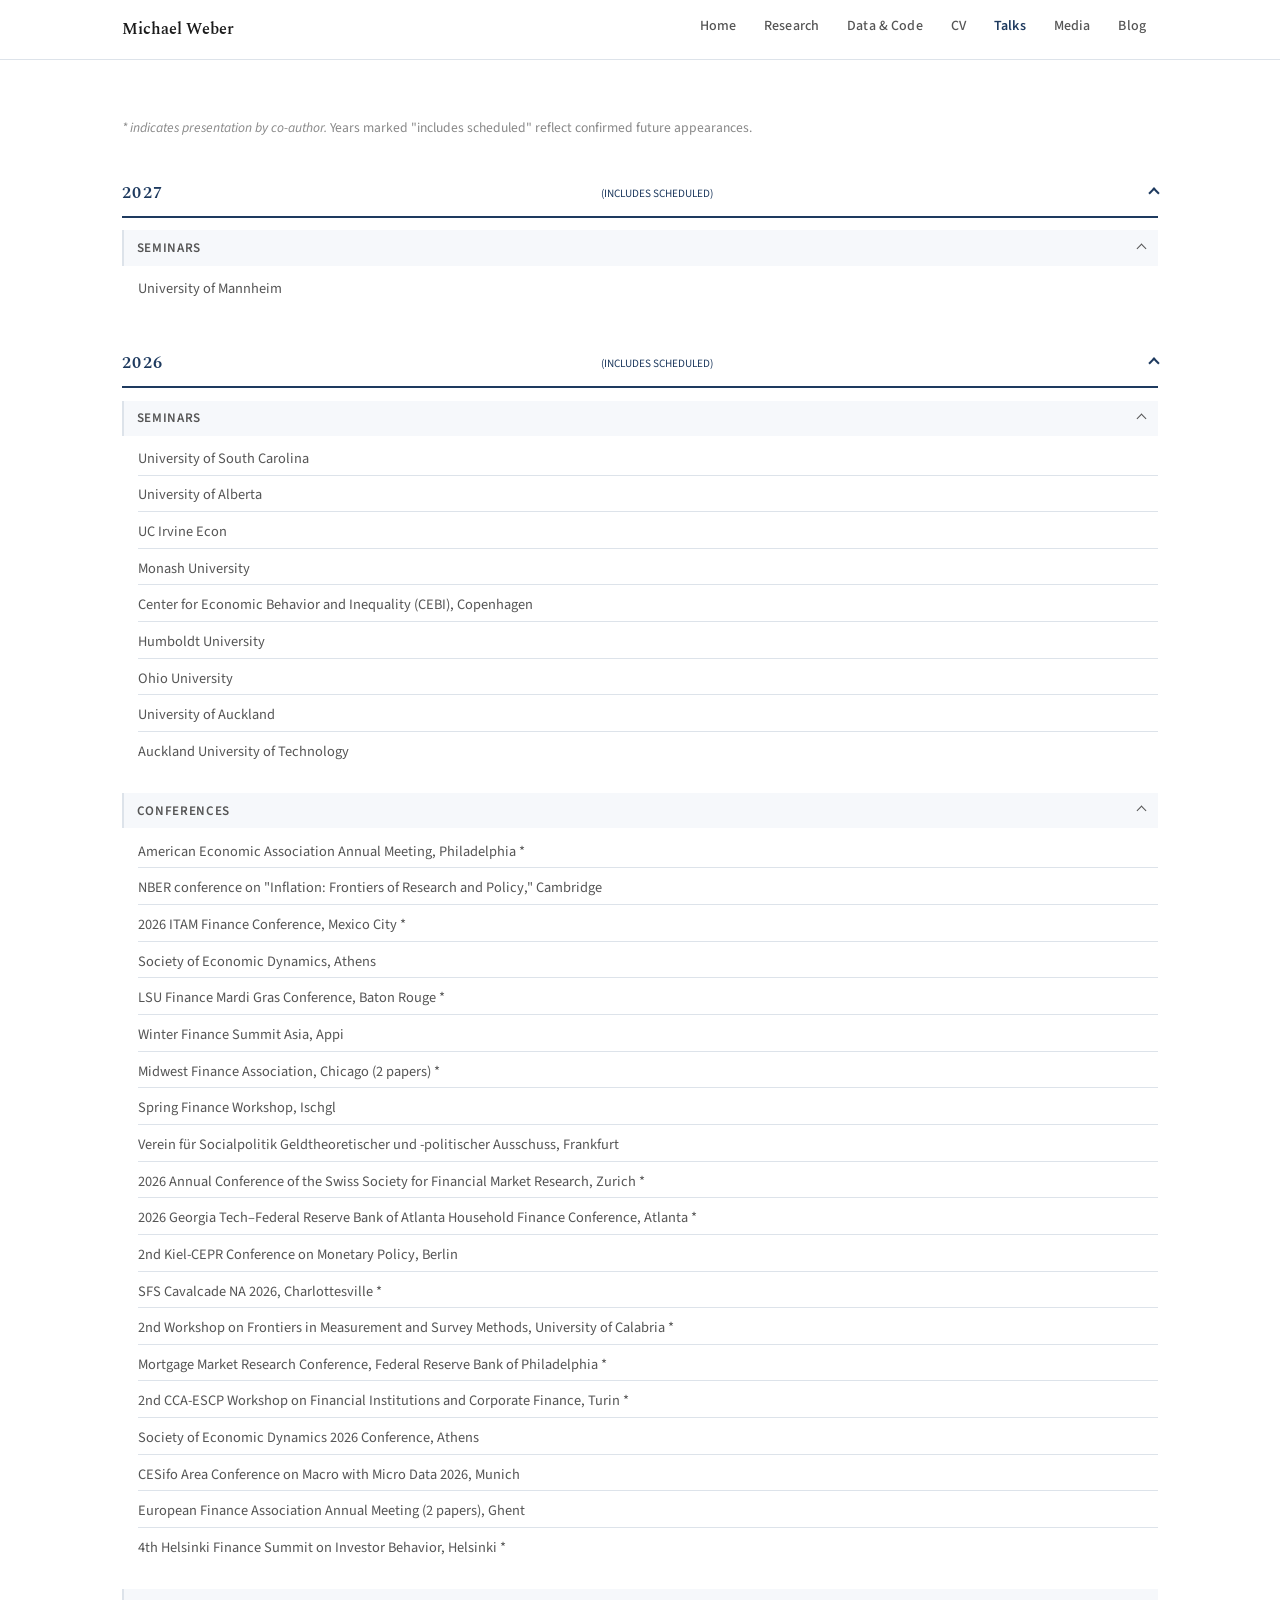
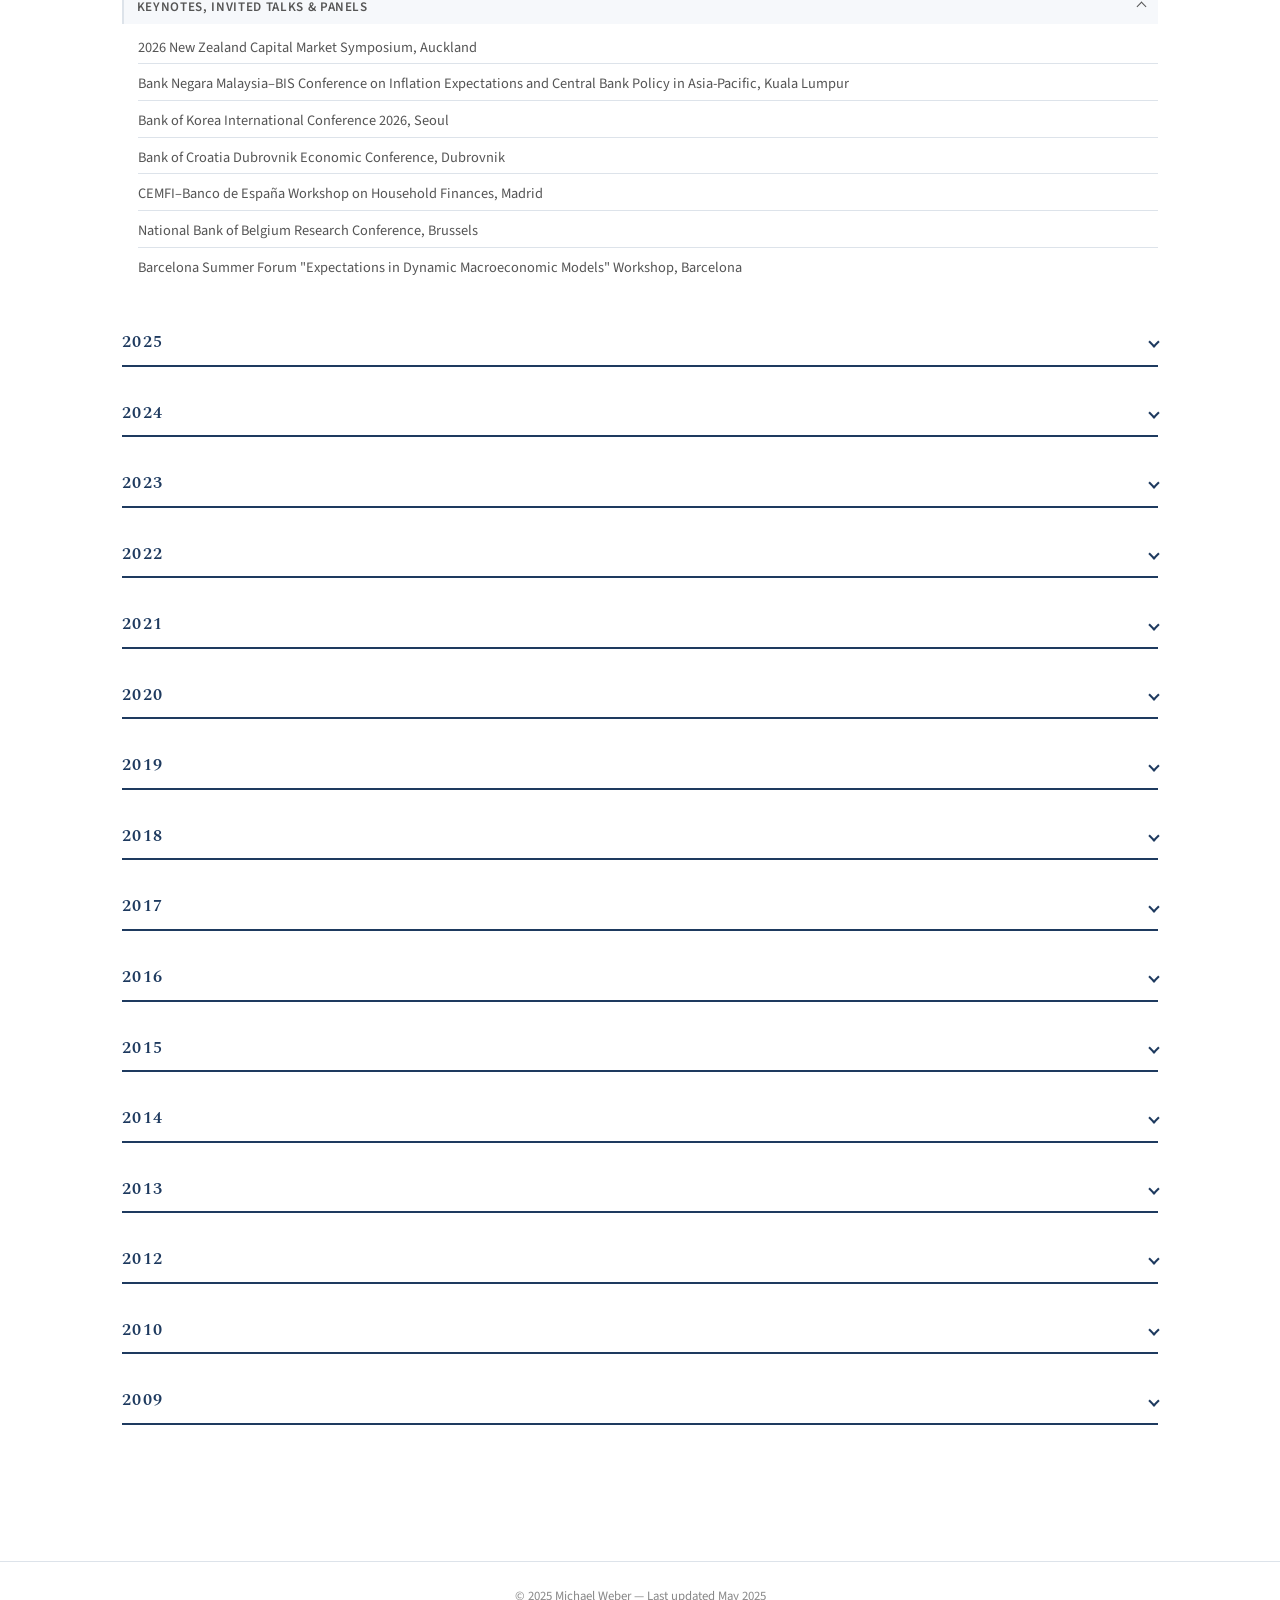
<file: talks.html>
<!DOCTYPE html>
<html lang="en">
<head>
  <!-- Google tag (gtag.js) -->
  <script async src="https://www.googletagmanager.com/gtag/js?id=G-BGBCS4K3F3"></script>
  <script>
    window.dataLayer = window.dataLayer || [];
    function gtag(){dataLayer.push(arguments);}
    gtag('js', new Date());
  
    gtag('config', 'G-BGBCS4K3F3');
  </script>
  
  <meta charset="UTF-8">
  <meta name="viewport" content="width=device-width, initial-scale=1.0">
  <title>Talks | Michael Weber</title>
  <link rel="preconnect" href="https://fonts.googleapis.com">
  <link rel="preconnect" href="https://fonts.gstatic.com" crossorigin>
  <link href="https://fonts.googleapis.com/css2?family=Source+Sans+3:wght@400;500;600&family=Spectral:ital,wght@0,400;0,600;1,400&family=JetBrains+Mono:wght@400&display=swap" rel="stylesheet">
  <link rel="stylesheet" href="style.css">  
  <link rel="icon" type="image/svg+xml" href="favicon.svg">
  <style>
    :root {
      --color-accent:    #1e3a5f;
      --color-accent-lt: #2563a8;
      --color-surface:   #f6f8fb;
      --color-border:    #dde3ea;
    }
    /* Inline links slightly brighter for contrast */
    .nav-links a { color: var(--color-muted); }
    .nav-links a:hover, .nav-links a.active { color: var(--color-accent); }
    .section-title { color: var(--color-accent); border-bottom-color: var(--color-accent); }
    .sidebar-links a { color: var(--color-muted); }
    .sidebar-links a:hover { color: var(--color-accent); }
  </style>
  <style>
    /* Year-level collapsible — styled like section title */
    details.year-group { margin-bottom: 1.5rem; }
    details.year-group > summary.year-summary {
      display: flex; align-items: center; justify-content: space-between;
      padding: 0.5rem 0;
      cursor: pointer; list-style: none; user-select: none;
      font-family: var(--font-serif); font-size: 1.05rem; font-weight: 600;
      text-transform: uppercase; letter-spacing: 0.08em;
      color: var(--color-accent);
      border-bottom: 2px solid var(--color-accent);
    }
    details.year-group > summary.year-summary::-webkit-details-marker { display: none; }
    details.year-group > summary.year-summary::after {
      content: ''; display: inline-block; width: 8px; height: 8px;
      border-right: 2px solid var(--color-accent); border-bottom: 2px solid var(--color-accent);
      transform: rotate(45deg); transition: transform 0.2s; flex-shrink: 0;
    }
    details.year-group[open] > summary.year-summary::after { transform: rotate(-135deg); }

    /* Category-level collapsible — inside year */
    details.cat-group { margin: 0.8rem 0 0.4rem 0; }
    details.cat-group > summary.cat-summary {
      display: flex; align-items: center; justify-content: space-between;
      padding: 0.4rem 0.8rem;
      cursor: pointer; list-style: none; user-select: none;
      font-size: 0.82rem; font-weight: 600; letter-spacing: 0.05em;
      text-transform: uppercase; color: var(--color-muted);
      background: var(--color-surface);
      border-left: 2px solid var(--color-border);
    }
    details.cat-group > summary.cat-summary::-webkit-details-marker { display: none; }
    details.cat-group > summary.cat-summary::after {
      content: ''; display: inline-block; width: 7px; height: 7px;
      border-right: 1.5px solid var(--color-muted); border-bottom: 1.5px solid var(--color-muted);
      transform: rotate(45deg); transition: transform 0.2s;
    }
    details.cat-group[open] > summary.cat-summary::after { transform: rotate(-135deg); }

    /* Item list */
    .talk-list { list-style: none; padding: 0.5rem 0 0.5rem 1rem; margin: 0; }
    .talk-list li {
      font-size: 0.9rem; color: var(--color-muted);
      padding: 0.2rem 0; border-bottom: 1px solid var(--color-border);
    }
    .talk-list li:last-child { border-bottom: none; }

    /* Note at top */
    .talks-note { font-size: 0.85rem; color: var(--color-subtle); margin-bottom: 2rem; }
    .coauthor-note { font-style: italic; }
  </style>
</head>
<body>

  <nav class="site-nav">
    <div class="nav-inner">
    <a href="index.html" class="nav-brand">Michael Weber</a>
        <ul class="nav-links">
      <li><a href="index.html">Home</a></li>
      <li><a href="research.html">Research</a></li>
      <li><a href="data-code.html">Data &amp; Code</a></li>
      <li><a href="files/cv.pdf" target="_blank">CV</a></li>
      <li><a href="talks.html" class="active">Talks</a></li>
      <li><a href="media.html">Media</a></li>
      <li><a href="blog.html">Blog</a></li>
    </ul>
    <button class="nav-hamburger" aria-label="Toggle navigation" onclick="this.closest('nav').querySelector('.nav-links').classList.toggle('open')">
      <svg viewBox="0 0 24 24"><line x1="3" y1="6" x2="21" y2="6"/><line x1="3" y1="12" x2="21" y2="12"/><line x1="3" y1="18" x2="21" y2="18"/></svg>
    </button>
      </div>
  </nav>

  <div class="page-wrapper no-sidebar">
    <main class="main-content">

      <p class="talks-note"><span class="coauthor-note">* indicates presentation by co-author.</span> Years marked "includes scheduled" reflect confirmed future appearances.</p>

      <!-- ══ 2027 ══════════════════════════════════════════════ -->
      <details class="year-group" open>
        <summary class="year-summary">2027 <span style="font-size:0.7rem;font-family:var(--font-sans);font-weight:400;letter-spacing:0">(includes scheduled)</span></summary>
        <details class="cat-group" open>
          <summary class="cat-summary">Seminars</summary>
          <ul class="talk-list">
            <li>University of Mannheim</li>
          </ul>
        </details>
      </details>

      <!-- ══ 2026 ══════════════════════════════════════════════ -->
      <details class="year-group" open>
        <summary class="year-summary">2026 <span style="font-size:0.7rem;font-family:var(--font-sans);font-weight:400;letter-spacing:0">(includes scheduled)</span></summary>

        <details class="cat-group" open>
          <summary class="cat-summary">Seminars</summary>
          <ul class="talk-list">
            <li>University of South Carolina</li>
            <li>University of Alberta</li>
            <li>UC Irvine Econ</li>
            <li>Monash University</li>
            <li>Center for Economic Behavior and Inequality (CEBI), Copenhagen</li>
            <li>Humboldt University</li>
            <li>Ohio University</li>
            <li>University of Auckland</li>
            <li>Auckland University of Technology</li>
          </ul>
        </details>

        <details class="cat-group" open>
          <summary class="cat-summary">Conferences</summary>
          <ul class="talk-list">
            <li>American Economic Association Annual Meeting, Philadelphia *</li>
            <li>NBER conference on "Inflation: Frontiers of Research and Policy," Cambridge</li>
            <li>2026 ITAM Finance Conference, Mexico City *</li>
            <li>Society of Economic Dynamics, Athens</li>
            <li>LSU Finance Mardi Gras Conference, Baton Rouge *</li>
            <li>Winter Finance Summit Asia, Appi</li>
            <li>Midwest Finance Association, Chicago (2 papers) *</li>
            <li>Spring Finance Workshop, Ischgl</li>
            <li>Verein für Socialpolitik Geldtheoretischer und -politischer Ausschuss, Frankfurt</li>
            <li>2026 Annual Conference of the Swiss Society for Financial Market Research, Zurich *</li>
            <li>2026 Georgia Tech–Federal Reserve Bank of Atlanta Household Finance Conference, Atlanta *</li>
            <li>2nd Kiel-CEPR Conference on Monetary Policy, Berlin</li>
            <li>SFS Cavalcade NA 2026, Charlottesville *</li>
            <li>2nd Workshop on Frontiers in Measurement and Survey Methods, University of Calabria *</li>
            <li>Mortgage Market Research Conference, Federal Reserve Bank of Philadelphia *</li>
            <li>2nd CCA-ESCP Workshop on Financial Institutions and Corporate Finance, Turin *</li>
            <li>Society of Economic Dynamics 2026 Conference, Athens</li>
            <li>CESifo Area Conference on Macro with Micro Data 2026, Munich</li>
            <li>European Finance Association Annual Meeting (2 papers), Ghent</li>
            <li>4th Helsinki Finance Summit on Investor Behavior, Helsinki *</li>
          </ul>
        </details>

        <details class="cat-group" open>
          <summary class="cat-summary">Keynotes, Invited Talks &amp; Panels</summary>
          <ul class="talk-list">
            <li>2026 New Zealand Capital Market Symposium, Auckland</li>
            <li>Bank Negara Malaysia–BIS Conference on Inflation Expectations and Central Bank Policy in Asia-Pacific, Kuala Lumpur</li>
            <li>Bank of Korea International Conference 2026, Seoul</li>
            <li>Bank of Croatia Dubrovnik Economic Conference, Dubrovnik</li>
            <li>CEMFI–Banco de España Workshop on Household Finances, Madrid</li>
            <li>National Bank of Belgium Research Conference, Brussels</li>
            <li>Barcelona Summer Forum "Expectations in Dynamic Macroeconomic Models" Workshop, Barcelona</li>
          </ul>
        </details>
      </details>

      <!-- ══ 2025 ══════════════════════════════════════════════ -->
      <details class="year-group">
        <summary class="year-summary">2025 </summary>

        <details class="cat-group">
          <summary class="cat-summary">Seminars</summary>
          <ul class="talk-list">
            <li>Swiss National Bank</li>
            <li>University of Liverpool</li>
            <li>CKGSB Beijing</li>
            <li>AI &amp; Big Data in Finance Research Forum</li>
            <li>University College London</li>
            <li>Brigham Young University</li>
            <li>Penn State University</li>
            <li>University of Florida</li>
            <li>UIUC (Macro)</li>
            <li>Purdue University</li>
            <li>Johns Hopkins University</li>
            <li>ITAM Business School</li>
            <li>Boston College</li>
            <li>ETH Zurich</li>
            <li>United Nations Department of Economic and Social Affairs</li>
          </ul>
        </details>

        <details class="cat-group">
          <summary class="cat-summary">Conferences</summary>
          <ul class="talk-list">
            <li>NBER SI Forecasting and Empirical Methods, Cambridge</li>
            <li>NBER SI Behavioral Macro, Cambridge</li>
            <li>American Economic Association Annual Meeting, San Francisco (5 papers)</li>
            <li>Dolomiti Macro Meetings 2025, Pera di Fassa</li>
            <li>Ausschuss für Geldtheorie &amp; Geldpolitik, Zurich</li>
            <li>European Winter Finance Summit, Zuers *</li>
            <li>Kiel-CEPR Monetary Policy Conference, Berlin * (3 papers)</li>
            <li>IMF-IDB-U Chile-PUC Chile conference on Fiscal Policy, Santiago de Chile *</li>
            <li>Midwest Finance Association, Chicago *</li>
            <li>Conference of the Swiss Society for Financial Market Research, Zurich *</li>
            <li>2025 University of Kentucky Finance Conference, Lexington *</li>
            <li>Bundesbank Spring Conference on Expectations of Households and Firms * (2 papers)</li>
            <li>FIRS Conference, Seoul *</li>
            <li>Western Finance Association Annual Meeting, Snowbird *</li>
            <li>International Behavioural Finance Conference, London *</li>
            <li>China International Conference in Finance, Shenzhen *</li>
            <li>Zurich-Bern Real Estate Finance and Economics Workshop, Zurich *</li>
            <li>Society of Economic Dynamics, Copenhagen *</li>
            <li>BSE Summer Forum: Advances in Economic Research using Bank Transactions Data, Barcelona *</li>
            <li>BSE Summer Forum: Advances in Networks in Macroeconomics and Trade, Barcelona *</li>
            <li>CEPR Summer Symposium on Financial Intermediation and Corporate Finance, Athens *</li>
            <li>Annual Meeting of the Central Bank Research Association, New York * (2 papers)</li>
            <li>Ghent University Workshop on Empirical Macroeconomics, Ghent *</li>
            <li>Alpine Finance Summit, Grenoble *</li>
            <li>European Finance Association Annual Meeting, Paris *</li>
            <li>European Economic Association Annual Meeting, Bordeaux *</li>
            <li>Heterogeneous Macro Expectations – New Evidence and Theory, Nuremberg *</li>
            <li>Politics in Finance Conference, Georgetown *</li>
            <li>Future Finance Fest, Vilnius *</li>
            <li>Inflation: Drivers and Dynamics 2025 Conference, Frankfurt</li>
            <li>Summer Research Conference in Finance, Hyderabad *</li>
            <li>15th ifo Conference on Macroeconomics and Survey Data, Munich (3 papers) *</li>
            <li>SITE Conference on Macroeconomics and Uncertainty, Stanford *</li>
            <li>SFS Cavalcade Asia-Pacific 2025, Beijing *</li>
            <li>EDMM Workshop, Sydney *</li>
            <li>Frankfurt-Mannheim Macro Workshop, Frankfurt *</li>
          </ul>
        </details>

        <details class="cat-group">
          <summary class="cat-summary">Keynotes, Invited Talks &amp; Panels</summary>
          <ul class="talk-list">
            <li>Fireside Chat with Bundesbank President Nagel, Frankfurt</li>
            <li>DAGStat Conference 2025, Berlin</li>
            <li>Lapland Household Finance Summit, Lapland</li>
            <li>American Finance Association Annual Meeting Panel on "Polarization and Finance," San Francisco</li>
            <li>IFMR GSB Krea University Research Symposium on Finance and Economics</li>
            <li>First Asian Conference on Expectations in Macroeconomics, Macau</li>
            <li>Econometric Society World Congress Symposium on "Information and Macroeconomics," Seoul</li>
            <li>Developments in NLP and Generative AI for Finance and Management Research, TU Munich</li>
            <li>German Finance Association (DGF), Hagen</li>
          </ul>
        </details>
      </details>

      <!-- ══ 2024 ══════════════════════════════════════════════ -->
      <details class="year-group">
        <summary class="year-summary">2024</summary>

        <details class="cat-group">
          <summary class="cat-summary">Seminars</summary>
          <ul class="talk-list">
            <li>HEC Lausanne</li>
            <li>University of Geneva</li>
            <li>Bank for International Settlements</li>
            <li>CUHK Hong Kong</li>
            <li>CUHK Shenzhen</li>
            <li>Shanghai University of Finance and Economics</li>
            <li>Peking University HSBC Business School</li>
            <li>Cheung Kong Graduate School of Business</li>
            <li>Alliance Manchester Business School</li>
            <li>Lancaster University Management School</li>
            <li>University of Liverpool</li>
            <li>Purdue University</li>
            <li>University of Glasgow</li>
            <li>University of Edinburgh</li>
            <li>Deutsche Bundesbank</li>
            <li>Federal Reserve Board</li>
            <li>International Monetary Fund</li>
            <li>Carnegie Mellon University</li>
            <li>State Bank of Pakistan (online)</li>
            <li>University of Notre Dame</li>
            <li>G53 Network Brown Bag Seminar Series (online)</li>
          </ul>
        </details>

        <details class="cat-group">
          <summary class="cat-summary">Conferences</summary>
          <ul class="talk-list">
            <li>American Economic Association Annual Meeting, San Antonio</li>
            <li>NBER SI Impulse and Propagation Mechanism</li>
            <li>NBER Household Finance Conference "Innovative Data in Household Finance: Challenges and Opportunities," Cambridge</li>
            <li>Finance Down Under Conference, Melbourne *</li>
            <li>European Winter Finance Summit, Zermatt *</li>
            <li>Duke/UNC Asset Pricing Conference, Durham *</li>
            <li>2024 Weinberg/ECGI Corporate Governance Symposium *</li>
            <li>ifo Dresden Workshop on Macroeconomics and International Finance, Dresden *</li>
            <li>Conference of the Swiss Society for Financial Market Research, Zurich (3 papers) *</li>
            <li>FRB Conference on the Macro Seeds of Financial Imbalances, Washington D.C. *</li>
            <li>SFS Cavalcade North America, Atlanta (2 papers) *</li>
            <li>36th Mitsui Symposium: New Frontiers in Asset Pricing, Ann Arbor *</li>
            <li>Western Finance Association Annual Meeting, Honolulu</li>
            <li>2024 GT-FRBA Household Finance Conference, Atlanta</li>
            <li>FIRS Conference, Berlin *</li>
            <li>Annual Meeting of the Central Bank Research Association, Frankfurt *</li>
            <li>Driehaus Behavioral Conference, Chicago</li>
            <li>IMF Advances in Monetary Economics (AME) Conference, Washington D.C.</li>
            <li>European Finance Association Annual Meeting, Bratislava (5 papers)</li>
            <li>European Economic Association Annual Meeting, Rotterdam (2 papers) *</li>
            <li>LTI–Bank of Italy Workshop on "Long-term Investors' Trends," Rome *</li>
            <li>CESifo Area Conference on Macro, Money and International Finance, Munich</li>
            <li>Regulating Financial Markets Conference, Frankfurt</li>
            <li>Annual Meeting of the German Finance Association (DGF), Aachen (2 papers) *</li>
            <li>Research in Behavioral Finance Conference, Amsterdam *</li>
            <li>BoC–ECB–NY FED Conference on Expectations Surveys, Central Banks and the Economy, Frankfurt</li>
            <li>Heterogeneous Households, Firms and Financial Intermediaries, Oslo *</li>
            <li>Frankfurt-Mannheim Macro Workshop, Frankfurt *</li>
            <li>14th ifo Conference on Macroeconomics and Survey Data, Munich (2 papers) *</li>
            <li>University of Sydney Business Financing and Banking Research Workshop, Sydney *</li>
          </ul>
        </details>

        <details class="cat-group">
          <summary class="cat-summary">Keynotes, Invited Talks &amp; Panels</summary>
          <ul class="talk-list">
            <li>Alpine Finance Conference, Innsbruck</li>
            <li>Economic Fluctuations and Growth Meeting, Shenzhen</li>
            <li>Swiss Conversations in Monetary Policy, Bern</li>
            <li>Paris Conference on the Macroeconomics of Expectations, Paris</li>
            <li>JBF Special Issue Conference on Generative AI in Finance, Dresden</li>
            <li>Behavioral Research in Finance, Governance and Accounting, Giessen</li>
            <li>Sustainable and Household Finance, Sydney</li>
            <li>Inflation, Inflation Expectations and Policy: New Perspectives, Rome</li>
            <li>Bank of Canada Frontiers of Monetary Policy Design Conference, Ottawa</li>
            <li>RBI 90th Anniversary Conference on "Central Banking at Crossroads," New Delhi</li>
          </ul>
        </details>
      </details>

      <!-- ══ 2023 ══════════════════════════════════════════════ -->
      <details class="year-group">
        <summary class="year-summary">2023</summary>

        <details class="cat-group">
          <summary class="cat-summary">Seminars</summary>
          <ul class="talk-list">
            <li>UC Berkeley</li>
            <li>UCLA</li>
            <li>University of Calgary</li>
            <li>University of Gothenburg</li>
            <li>Stockholm Business School</li>
            <li>Lund University</li>
            <li>Tulane</li>
            <li>Georgia State University</li>
            <li>University of Miami</li>
            <li>HEC Montréal (Macro)</li>
            <li>Toulouse School of Economics (Macro)</li>
            <li>Penn State</li>
            <li>Purdue University</li>
            <li>New York Fed</li>
            <li>University of Maryland</li>
            <li>University of Amsterdam</li>
            <li>Atlanta Fed</li>
            <li>University of Southern California</li>
            <li>European Investment Bank</li>
            <li>CERGE-EI</li>
            <li>University of Mannheim (Accounting)</li>
            <li>Quoniam Asset Management</li>
            <li>Bath AFL Seminar Series</li>
            <li>PKU School of Economics and PKU National School of Development</li>
            <li>Georgetown Distinguished Speaker Series</li>
            <li>University of Tokyo</li>
            <li>European Central Bank</li>
            <li>UC Santa Barbara DeFi Seminar</li>
            <li>UT Austin (Macro)</li>
          </ul>
        </details>

        <details class="cat-group">
          <summary class="cat-summary">Conferences</summary>
          <ul class="talk-list">
            <li>NBER Monetary Economics</li>
            <li>NBER Big Data and High-Performance Computing for Financial Economics</li>
            <li>NBER SI Behavioral Macro</li>
            <li>NBER SI Big Data and High-Performance Computing for Financial Economics</li>
            <li>NBER China Meeting</li>
            <li>American Finance Association Annual Meeting (2 papers), New Orleans</li>
            <li>American Economic Association Annual Meeting (6 papers), New Orleans</li>
            <li>Annual Meeting of the Central Bank Research Association, New York</li>
            <li>DG ECFIN Fiscal Policy Workshop, Brussels</li>
            <li>14th Annual Hedge Fund Research Conference, Paris *</li>
            <li>UT Austin Macro Workshop, Austin</li>
            <li>SUERF, Banca d'Italia, EIB, and ECB conference on "The Use of Surveys for Monetary and Economic Policy," Rome</li>
            <li>Society of Economic Dynamics, Cartagena</li>
            <li>Verein für Socialpolitik Geldtheoretischer und -politischer Ausschuss, Frankfurt *</li>
            <li>Swiss Winter Conference on Financial Intermediation 2023 *</li>
            <li>Bank of Canada Conference on "The Return of High Inflation: Challenges for Monetary Policy," Ottawa *</li>
            <li>Future of Financial Information Conference, Paris *</li>
            <li>CEPR Monetary Economics Conference on "Rethinking Macroeconomic Policy in Times of Turmoil," Aegina *</li>
            <li>ifo Conference on Macroeconomics and Survey Data, Munich *</li>
            <li>CESifo Venice Summer Institute Workshop on People's Understanding and Support for Economic Policies, Venice *</li>
            <li>Society for Financial Econometrics Annual Meeting, Seoul *</li>
            <li>Western Finance Association Annual Meeting, San Francisco (2 papers)</li>
            <li>Workshop on Subjective Expectations, Milan</li>
            <li>Annual Meeting of the Central Bank Research Association, New York (3 papers)</li>
            <li>China International Conference in Finance, Shanghai *</li>
            <li>Helsinki Finance Summit, Helsinki *</li>
            <li>European Finance Association Annual Meeting, Amsterdam *</li>
            <li>CES-ifo Summer Institute: The 70s are Back: Determinants and Implications of High Inflation, Venice *</li>
            <li>7th Household Finance Workshop, Frankfurt *</li>
            <li>22nd FDIC Annual Bank Research Conference, Arlington *</li>
            <li>2023 International Conference on Household Finance, Deutsche Bundesbank, Frankfurt *</li>
            <li>New York Fed Fintech Conference, New York *</li>
            <li>UT Dallas 2023 Fall Finance Conference, Dallas *</li>
            <li>Bank of Canada–University of Toronto Conference on the Chinese Economy, Toronto *</li>
            <li>Joint BoC-FRBNY-ECB Conference on Expectations Surveys, Ottawa *</li>
            <li>4th Annual Boca Corporate Finance and Governance Conference, Boca Raton *</li>
          </ul>
        </details>

        <details class="cat-group">
          <summary class="cat-summary">Keynotes, Invited Talks &amp; Panels</summary>
          <ul class="talk-list">
            <li>BoC-ECB-FRBNY conference on "Survey Expectations 2023," Ottawa</li>
            <li>National Bank of Belgium conference on "Macroeconomics &amp; Survey Data," Brussels</li>
            <li>Inaugural Dallas Fed Economic Inclusion Seminar</li>
            <li>"Challenges for Monetary Policy in Times of High Inflation," Hannover</li>
            <li>Inaugural Arne Ryde Workshop on "Micro data meet Macro models," Lund</li>
            <li>Asian Monetary Policy Forum Session on "Inflation Expectations," Singapore</li>
            <li>Bank of Japan Conference on "Old and New Challenges for Monetary Policy," Tokyo</li>
            <li>Inquire Europe Conference on "Inflation Risk," Malta</li>
            <li>2023 Brazilian Meeting of Finance, São Paulo</li>
            <li>Panel on "Diversity in Economics" at Brazilian Meeting of Finance, São Paulo</li>
            <li>Darden Academic and Practitioner Symposium on Mutual Funds and ETFs</li>
          </ul>
        </details>
      </details>

      <!-- ══ 2022 ══════════════════════════════════════════════ -->
      <details class="year-group">
        <summary class="year-summary">2022</summary>

        <details class="cat-group">
          <summary class="cat-summary">Seminars</summary>
          <ul class="talk-list">
            <li>UC Berkeley</li>
            <li>Harvard Business School</li>
            <li>Columbia Business School</li>
            <li>University of Chicago (Behavioral Econ)</li>
            <li>Northwestern University (Macro)</li>
            <li>UVA Darden</li>
            <li>University of Oklahoma</li>
            <li>Toulouse School of Economics (Macro)</li>
            <li>Ohio State University</li>
            <li>WU Wien</li>
            <li>Washington University St. Louis (Accounting)</li>
            <li>Texas A&amp;M (Macro)</li>
            <li>Amazon</li>
            <li>AQR</li>
            <li>CEPR Seminar Series on Central Bank Communication</li>
            <li>U.S. Government Accountability Office (2 papers)</li>
            <li>SFI Lugano</li>
            <li>Imperial College</li>
            <li>University of Heidelberg</li>
            <li>University of Bonn</li>
            <li>University of Rotterdam</li>
            <li>University of Maastricht</li>
            <li>KU Leuven</li>
            <li>New York Fed</li>
            <li>Cleveland Fed</li>
            <li>University of Oxford</li>
            <li>Norges Bank</li>
            <li>TU München</li>
            <li>UIUC (Macro)</li>
            <li>Durham University (virtual)</li>
            <li>University of Birmingham (virtual)</li>
            <li>University of Washington</li>
            <li>Bath AFL – QF &amp; Fintech Research Seminar Series (virtual)</li>
            <li>GWU/Federal Reserve Financial Literacy Seminar</li>
          </ul>
        </details>

        <details class="cat-group">
          <summary class="cat-summary">Conferences</summary>
          <ul class="talk-list">
            <li>NBER SI Monetary Economics</li>
            <li>NBER SI Impulse and Propagation Mechanism</li>
            <li>American Finance Association Annual Meeting, Boston</li>
            <li>American Economic Association Annual Meeting (3 papers), Boston</li>
            <li>HEC-McGill Winter Finance Workshop, Ischgl</li>
            <li>ifo Conference on Macroeconomics and Survey Data (3 papers), Munich</li>
            <li>ICEA Inflation Conference (2 papers)</li>
            <li>World Symposium on Investment Research</li>
            <li>UBC Winter Finance Conference</li>
            <li>EGROW Foundation India</li>
            <li>Verein für Socialpolitik Geldtheoretischer und -politischer Ausschuss, Frankfurt (2 papers)</li>
            <li>2022 University of Kentucky Finance Conference</li>
            <li>SFS Cavalcade North America, Chapel Hill</li>
            <li>ABFER Annual Meeting, Singapore</li>
            <li>FIRS Conference, Budapest</li>
            <li>Dubrovnik Economic Conference</li>
            <li>CEPR Household Finance Workshop, Helsinki *</li>
            <li>Western Finance Association Annual Meeting, Portland (2 papers)</li>
            <li>Pathways to Gender Equality in Central Banks Conference</li>
            <li>EABCN and Deutsche Bundesbank Conference on "Challenges in Empirical Macroeconomics since 2020," Eltville</li>
            <li>Behavioral Macroeconomics Workshop, Bamberg *</li>
            <li>Annual IMF Macro-Financial Research Conference, Washington D.C.</li>
            <li>Annual Meeting of the Central Bank Research Association, Barcelona (5 papers)</li>
            <li>European Finance Association Annual Meeting, Barcelona (2 papers)</li>
            <li>European Economic Association Annual Meeting, Milan *</li>
            <li>6th Household Finance Workshop, Frankfurt *</li>
            <li>Banque de France/OECD Innovation LAB conference on "Big Data and New Tools to Track Inflation in Real-Time" *</li>
            <li>Valpolicella Finance Meetings</li>
            <li>Regulating Financial Markets Conference, 2022</li>
            <li>The Search and Matching in Macroeconomics and Finance Workshop on Inflation</li>
            <li>2022 Conference on Diversity, Equity and Inclusion in Economics, Finance, and Central Banking</li>
            <li>Fifth Banco de España Annual Research Conference, Madrid</li>
            <li>SAFE Asset Pricing Workshop, Frankfurt</li>
            <li>BoC-ECB-New York Fed Conference on Expectations Surveys, New York *</li>
            <li>De Nederlandsche Bank 25th Annual Research Conference *</li>
            <li>2022 ECB-CEPR Labour Market Workshop</li>
            <li>FRA Conference, Las Vegas *</li>
            <li>KIEP-CEPR Conference "The Return of Inflation," Seoul *</li>
          </ul>
        </details>

        <details class="cat-group">
          <summary class="cat-summary">Keynotes, Invited Talks &amp; Panels</summary>
          <ul class="talk-list">
            <li>Barclays Flagship Global Inflation Conference, Miami</li>
            <li>OeNB &amp; SUERF Conference on "The Return of Inflation," Vienna</li>
            <li>Euro Area Business Cycle Network Conference on Monetary Policy, Mannheim</li>
            <li>Survey Data and Probabilistic Expectations, Heidelberg</li>
            <li>Deutsche Bundesbank and Banque de France Joint Spring Conference, Eltville</li>
            <li>Bundesbank Lecture in Financial and Monetary Economics, TU Dresden</li>
            <li>Annual Lecture at Complexity Lab in Economics, Catholic University of Milan</li>
            <li>Panelist on "Understanding Inflation Expectations" at BCC Conference, Geneva</li>
            <li>Panelist, Council on Foreign Relations Robert B. Menschel Economics Symposium</li>
            <li>Policy Panel Moderator on "Inflation is Back" at CEPR Household Finance Conference, Ispra</li>
            <li>NBER presenter at National Association of Business Economists, Chicago</li>
            <li>Annual Meeting of the Brazilian Econometric Society</li>
            <li>Czech National Bank Public Lecture on Inflation Expectations, Prague</li>
          </ul>
        </details>
      </details>

      <!-- ══ 2021 ══════════════════════════════════════════════ -->
      <details class="year-group">
        <summary class="year-summary">2021</summary>

        <details class="cat-group">
          <summary class="cat-summary">Seminars</summary>
          <ul class="talk-list">
            <li>Northwestern Kellogg</li>
            <li>UT Dallas</li>
            <li>University of Rochester</li>
            <li>Cornell (Macro)</li>
            <li>University of Chicago</li>
            <li>Temple University</li>
            <li>Bank of Canada</li>
            <li>Queen Mary University</li>
            <li>Warwick Business School</li>
            <li>Inter-American Development Bank</li>
            <li>Baruch College</li>
            <li>Swedish House of Finance</li>
            <li>Banca d'Italia</li>
            <li>University of Zurich</li>
            <li>University of Heidelberg</li>
            <li>HEC Paris Finance</li>
            <li>FES/ICEF Seminar Moscow</li>
            <li>Einaudi Institute Rome</li>
            <li>Florida Macro Seminar Series</li>
            <li>Webinar on the Future of Financial Information</li>
          </ul>
        </details>

        <details class="cat-group">
          <summary class="cat-summary">Conferences</summary>
          <ul class="talk-list">
            <li>NBER Monetary Economics Meeting</li>
            <li>NBER SI Impulse and Propagation Mechanism</li>
            <li>NBER SI Big Data and High-Performance Computing for Financial Economics</li>
            <li>American Finance Association Annual Meeting, Chicago (2 papers)</li>
            <li>North American Winter Meeting of the Econometric Society, Chicago (2 papers)</li>
            <li>Diversity and Inclusion in Economics, Finance, and Central Banking Conference, Washington D.C.</li>
            <li>Society of Economic Dynamics, Barcelona (3 papers)</li>
            <li>Georgetown Cybersecurity Day, Washington D.C.</li>
            <li>Cavalcade North America 2021, virtual</li>
            <li>CEBI Workshop on Subjective Beliefs in Macroeconomics and Household Finance, Copenhagen</li>
            <li>Midwest Finance Association, Chicago</li>
            <li>Household Finance Conference at Deutsche Bundesbank, Frankfurt</li>
            <li>Verein für Socialpolitik Makrooekonomischer Ausschuss, Bonn</li>
            <li>Verein für Socialpolitik Geldtheoretischer und -politischer Ausschuss, Frankfurt</li>
            <li>11th ifo Conference on Macroeconomics and Survey Data, Munich</li>
            <li>CEPR European Summer Symposium in International Macroeconomics</li>
            <li>International Journal of Central Banking 2021 Conference</li>
            <li>Workshop on Empirical Macroeconomy, Ghent</li>
            <li>Bank of Ukraine Annual Research Conference, Kiev</li>
            <li>Heterogeneity of Macroeconomic Expectations Conference, Nuremberg</li>
            <li>IMK and WSI Workshop on Covid-19 Surveys</li>
            <li>27th Dubrovnik Economic Conference</li>
            <li>European Finance Association Annual Meeting, Milan</li>
            <li>Barcelona Summer Forum: COVID-19 Economics</li>
            <li>Annual Meeting of the Central Bank Research Association</li>
            <li>Salento Macro Meetings 2021</li>
            <li>Verein für Socialpolitik Annual Meeting</li>
            <li>ECB/Cleveland Fed Inflation Conference</li>
            <li>Bundesbank, FRIC and CEPR Conference on "Credit Risk over the Business Cycle"</li>
            <li>5th ECB Conference on Fiscal Policy and EMU Governance *</li>
            <li>Miami Behavioral Finance Conference</li>
            <li>ECB–NY Fed Conference on Expectations Surveys: A Tool for Research and Monetary Policy (2 papers)</li>
            <li>IMF Roundtable on the Labor Market</li>
            <li>Danmarks Nationalbank, Deutsche Bundesbank and Norges Bank Conference on Stabilization Policies</li>
            <li>Computational and Financial Econometrics Conference * (2 papers)</li>
          </ul>
        </details>
      </details>

      <!-- ══ 2020 ══════════════════════════════════════════════ -->
      <details class="year-group">
        <summary class="year-summary">2020</summary>

        <details class="cat-group">
          <summary class="cat-summary">Seminars</summary>
          <ul class="talk-list">
            <li>HEC Paris Economics</li>
            <li>Central Bank of Austria</li>
            <li>Bank of Finland</li>
            <li>Central Bank of Colombia</li>
            <li>Center for the Foundations of Law and Finance</li>
            <li>Cornell</li>
            <li>International Monetary Fund</li>
            <li>Luohan Academy</li>
            <li>Chicago Booth (Macro, Finance)</li>
            <li>Banque de France</li>
            <li>Purdue University</li>
            <li>Cleveland Fed</li>
            <li>WU Wien</li>
            <li>Central Bank of Chile</li>
          </ul>
        </details>

        <details class="cat-group">
          <summary class="cat-summary">Conferences</summary>
          <ul class="talk-list">
            <li>NBER SI Behavioral Macro</li>
            <li>NBER SI Impulse and Propagation Mechanism</li>
            <li>NBER SI Gender in the Economy</li>
            <li>NBER China Meeting</li>
            <li>NBER Monetary Economics Meeting</li>
            <li>2020 Franco-German Fiscal Policy Seminar, Federal Ministry of Finance Berlin</li>
            <li>Norges Bank Central Bank Macro Modelling Workshop, Oslo</li>
            <li>Virtual Nova/BPI FinTech Conference</li>
            <li>CESifo–EconPol Virtual Europe Workshop on Public Policy Evaluation</li>
            <li>IMF Advances in Monetary Economics (AME) Conference, Washington *</li>
            <li>American Finance Association Annual Meeting, San Diego (3 papers)</li>
            <li>American Economic Association Annual Meeting, San Diego (2 papers)</li>
            <li>North American Winter Meeting of the Econometric Society, San Diego</li>
            <li>SFS Finance Cavalcade 2020, Chapel Hill *</li>
            <li>Subjective Expectations and the Macroeconomy Conference, Bloomington</li>
            <li>Workshop on Subjective Beliefs in Macroeconomics, Copenhagen</li>
            <li>SF Fed Macroeconomics and Monetary Policy Conference, San Francisco *</li>
            <li>Zurich Macro Workshop, Zurich</li>
            <li>10th ifo Conference on Macroeconomics and Survey Data, Munich</li>
            <li>Workshop on Subjective Expectations, Tempe</li>
            <li>FIRS Conference, Budapest *</li>
            <li>2020 GSU-RFS FinTech Conference, Atlanta *</li>
            <li>BOG-NYFED Conference on Developments in Empirical Macroeconomics, New York *</li>
            <li>Western Finance Association Annual Meeting, San Francisco</li>
            <li>2020 Boulder Summer Conference, Boulder *</li>
            <li>Annual Meeting of the Central Bank Research Association, London</li>
            <li>Cleveland Fed's Inflation: Drivers &amp; Dynamics 2020 Conference</li>
            <li>European Finance Association Annual Meeting, Helsinki</li>
            <li>European Economic Association Annual Meeting *</li>
            <li>VfS Annual Conference 2020, Cologne</li>
          </ul>
        </details>

        <details class="cat-group">
          <summary class="cat-summary">Keynotes, Invited Talks &amp; Panels</summary>
          <ul class="talk-list">
            <li>Fed, Eurosystem, Bank of Japan, Bank of England, Bank of Canada, and BIS Panel on Formation of Expectations, New York</li>
            <li>Finance Forum PhD Track, Lisbon</li>
            <li>EAFIT 15th Anniversary Conference Master of Finance, Medellín</li>
          </ul>
        </details>
      </details>

      <!-- ══ 2019 ══════════════════════════════════════════════ -->
      <details class="year-group">
        <summary class="year-summary">2019</summary>

        <details class="cat-group">
          <summary class="cat-summary">Seminars</summary>
          <ul class="talk-list">
            <li>Duke University</li>
            <li>New York University</li>
            <li>San Francisco Fed</li>
            <li>Notre Dame</li>
            <li>Chicago Booth (Macro, Finance)</li>
            <li>Norwegian School of Economics</li>
            <li>Nova SBE, Lisbon</li>
            <li>Banco de España</li>
            <li>ESSEC, Paris</li>
            <li>WU Wien</li>
            <li>Bundesbank</li>
            <li>Federal Reserve Bank of Cleveland</li>
            <li>Tinbergen Institute Amsterdam</li>
            <li>University of Houston</li>
            <li>Helsinki GSE Departmental Seminar</li>
            <li>Konstanz</li>
            <li>University of Luxembourg</li>
            <li>European Stability Mechanism</li>
            <li>St. Gallen</li>
            <li>Norges Bank</li>
            <li>Riksbank</li>
            <li>Cheung Kong Graduate School of Business</li>
            <li>Peterson Institute for International Economics</li>
            <li>International Monetary Fund</li>
            <li>Federal Reserve Board</li>
          </ul>
        </details>

        <details class="cat-group">
          <summary class="cat-summary">Conferences</summary>
          <ul class="talk-list">
            <li>NBER Corporate Finance</li>
            <li>NBER Behavioral Finance</li>
            <li>NBER SI Asset Pricing</li>
            <li>NBER SI Forecasting and Empirical Methods</li>
            <li>Brookings Institution</li>
            <li>ECB &amp; New York Fed Conference on Expectations Surveys, New York</li>
            <li>CBI &amp; ECB Conference on Household Finance and Consumption, Dublin</li>
            <li>American Finance Association Annual Meeting, Atlanta (4 papers)</li>
            <li>American Economic Association Annual Meeting, Atlanta</li>
            <li>SITE Conference on Macroeconomics and Inequality, Stanford</li>
            <li>SITE Conference on Psychology and Economics, Stanford</li>
            <li>SITE Conference on Asset Pricing Theory and Computation, Stanford</li>
            <li>BI-SHOF Conference, Oslo</li>
            <li>Society of Economic Dynamics, St. Louis</li>
            <li>Verein für Socialpolitik Geldtheoretischer und -politischer Ausschuss, Zurich</li>
            <li>UNC Junior Roundtable, Chapel Hill</li>
            <li>Annual Research Conference Central Bank of Ukraine, Kiev</li>
            <li>HeiTueHo 2 Macro Conference, Heidelberg</li>
            <li>Cleveland Fed's Inflation: Drivers &amp; Dynamics 2019 Conference</li>
            <li>European Economic Association, Manchester (2 papers)</li>
            <li>CEIBS Finance and Accounting Symposium, Shanghai *</li>
            <li>Annual Meeting of the Central Bank Research Association, New York</li>
            <li>2019 Future of Financial Information Conference, Stockholm *</li>
            <li>Revelstoke Finance Conference</li>
            <li>EABCN Conference on New Approaches for Understanding Business Cycles, Mannheim</li>
            <li>CUHK-RCFS Conference on Corporate Finance and Financial Intermediation</li>
            <li>Conference on Computational &amp; Financial Econometrics, 2 invited sessions, London</li>
            <li>European Finance Association Annual Meeting, Lisbon (4 papers)</li>
            <li>European Central Bank Conference on Monetary Policy: Bridging Science &amp; Practice</li>
            <li>BYU Red Rock Finance, Springdale</li>
            <li>Northern Finance Association Annual Meeting, Vancouver *</li>
            <li>LBS Summer Finance Symposium 2019, London *</li>
            <li>CEPR European Summer Symposium in Financial Markets, Gerzensee</li>
            <li>Summer Research Conference 2019 in Finance, Hyderabad *</li>
            <li>Banque de France–Bundesbank Conference on Household Expectations, Frankfurt</li>
            <li>SAFE Asset Pricing Workshop, Frankfurt *</li>
            <li>Santiago Finance Workshop, Santiago de Chile *</li>
            <li>Miami Behavioral Finance Conference, Miami *</li>
            <li>Columbia New Technologies Conference, New York *</li>
            <li>TAU Finance Conference, Tel Aviv *</li>
            <li>CFPB Conference, Washington D.C. *</li>
            <li>Christmas Meeting of German Economists Abroad, Frankfurt</li>
            <li>Corporate Policies and Asset Prices Conference, London</li>
            <li>Heterogeneous Agents or Heterogeneous Information, Paris (2 papers)</li>
          </ul>
        </details>

        <details class="cat-group">
          <summary class="cat-summary">Keynotes</summary>
          <ul class="talk-list">
            <li>GAM Systematic Investments Conference, Nova Lisboa</li>
            <li>Quantitative Finance Summit, Helsinki</li>
            <li>Fachbereichskolloquium, Tübingen</li>
            <li>Inaugural UIBE Conference, Beijing</li>
            <li>Launch of ECB PRISMA Network, Frankfurt</li>
          </ul>
        </details>
      </details>

      <!-- ══ 2018 ══════════════════════════════════════════════ -->
      <details class="year-group">
        <summary class="year-summary">2018</summary>

        <details class="cat-group">
          <summary class="cat-summary">Seminars</summary>
          <ul class="talk-list">
            <li>UC Berkeley Macro</li>
            <li>Chicago Booth (Finance, Micro)</li>
            <li>University of Maryland</li>
            <li>Michigan State University</li>
            <li>London Business School</li>
            <li>Wharton</li>
            <li>IMT Lucca</li>
            <li>Central Bank of Denmark</li>
            <li>University of Frankfurt</li>
            <li>FDIC</li>
            <li>ESMT</li>
            <li>Federal Reserve Board</li>
            <li>Karlsruhe Institute of Technology</li>
            <li>Aalto University</li>
            <li>University of Bonn</li>
            <li>University of Tübingen</li>
            <li>University of Heidelberg</li>
            <li>Penn State</li>
            <li>WHU</li>
            <li>Ifo Institute, Munich</li>
          </ul>
        </details>

        <details class="cat-group">
          <summary class="cat-summary">Conferences</summary>
          <ul class="talk-list">
            <li>NBER Monetary Economics Meeting, Boston</li>
            <li>American Finance Association Annual Meeting, Philadelphia (3 papers)</li>
            <li>American Economic Association Annual Meeting, Philadelphia (2 papers)</li>
            <li>Cleveland Fed's Inflation: Drivers &amp; Dynamics 2018 Conference, Cleveland</li>
            <li>Verein für Socialpolitik Geldtheoretischer und -politischer Ausschuss, Frankfurt</li>
            <li>Inaugural SYSBS Finance Conference, Zhuhai</li>
            <li>Midwest Finance Association, San Antonio (3 papers)</li>
            <li>The European Winter Finance Summit, St. Moritz *</li>
            <li>Cowles Conference "Expectations in Macroeconomics: Theory and Evidence"</li>
            <li>Annual Research Conference Central Bank of Ukraine, Kiev</li>
            <li>CES-ifo Summer Institute "Expectation Formation," Venice *</li>
            <li>SFS Finance Cavalcade 2018, New Haven *</li>
            <li>Western Finance Association Annual Meeting, Coronado Island (2 papers)</li>
            <li>Workshop on Subjective Expectations and Probabilities in Economics, Munich *</li>
            <li>14th CSEF-IGIER Symposium on Economics and Institutions, Anacapri</li>
            <li>Annual Meeting of the Central Bank Research Association, Frankfurt (2 papers)</li>
            <li>Inaugural Baltic Economic Conference, Vilnius</li>
            <li>European Finance Association Annual Meeting, Warsaw</li>
            <li>Asset Prices and the Macroeconomy, Mannheim</li>
            <li>SITE 2018 – Asset Pricing Theory and Computation, Stanford *</li>
            <li>CEPR Household Finance Conference, Sicily *</li>
            <li>Inaugural European Midwest Micro Macro Conference, Bonn</li>
            <li>Fiscal Policy Seminar of the German Ministry of Finance, Berlin</li>
          </ul>
        </details>

        <details class="cat-group">
          <summary class="cat-summary">Keynotes</summary>
          <ul class="talk-list">
            <li>Launch of ECB Network on Micro Prices, Bank of Spain</li>
          </ul>
        </details>
      </details>

      <!-- ══ 2017 ══════════════════════════════════════════════ -->
      <details class="year-group">
        <summary class="year-summary">2017</summary>

        <details class="cat-group">
          <summary class="cat-summary">Seminars</summary>
          <ul class="talk-list">
            <li>Berkeley Finance &amp; Macro</li>
            <li>Chicago Booth</li>
            <li>Cornell Johnson College of Business</li>
            <li>Copenhagen Business School</li>
            <li>University of Geneva</li>
            <li>Goethe University Frankfurt</li>
            <li>UC Santa Cruz (Macro)</li>
            <li>Banque de France</li>
            <li>University of Illinois at Chicago</li>
            <li>Insper São Paulo</li>
            <li>FGV/EBAPE Rio de Janeiro</li>
            <li>PUC Rio</li>
            <li>EAFIT University Medellín</li>
            <li>City University of Hong Kong</li>
            <li>Hong Kong University</li>
            <li>Hong Kong University of Science and Technology</li>
            <li>Chinese University Hong Kong</li>
            <li>Chinese University Shenzhen</li>
            <li>Nanyang Technological University Singapore</li>
            <li>National University of Singapore</li>
            <li>Singapore Management University</li>
          </ul>
        </details>

        <details class="cat-group">
          <summary class="cat-summary">Conferences</summary>
          <ul class="talk-list">
            <li>NBER SI Forecasting and Empirical Methods</li>
            <li>NBER Monetary Economics Meeting, Chicago</li>
            <li>NBER Corporate Finance Meeting, Stanford</li>
            <li>LSE Workshop on Networks in Macro and Finance, London</li>
            <li>12th Imperial Conference on Hedge Fund Strategies, London</li>
            <li>13th FinanceUC Conference, Santiago de Chile</li>
            <li>6th Luxembourg Asset Management Summit</li>
            <li>Understanding Inflation: Lessons from the Past, Lessons for the Future, ECB Frankfurt</li>
            <li>8th Workshop on Theoretical and Experimental Macroeconomics, Stony Brook</li>
            <li>American Finance Association Annual Meeting, Chicago</li>
            <li>American Economic Association Annual Meeting, Chicago (4 papers)</li>
            <li>The European Winter Finance Summit, Zuers</li>
            <li>HEC-McGill Winter Finance Workshop, Fernie</li>
            <li>Adam Smith Asset Pricing Workshop, HEC Paris *</li>
            <li>FIRS 2017 Conference, Hong Kong</li>
            <li>Texas Finance Festival, Austin *</li>
            <li>SFS Finance Cavalcade 2017, Nashville (2 papers)</li>
            <li>CESifo Venice Summer Institute *</li>
            <li>Revelstoke Finance Conference</li>
            <li>Annual Corporate Finance Conference, Washington University St. Louis *</li>
            <li>Asian Meeting of the Econometric Society, Hong Kong</li>
            <li>Society of Economic Dynamics Annual Meeting, Edinburgh (2 papers)</li>
            <li>European Economic Association Annual Meeting, Lisbon *</li>
            <li>German Economic Association Annual Meeting, Vienna *</li>
            <li>Brandeis Summer Workshop in International Economics and Finance</li>
            <li>CESifo Area Conference on Macro, Money and International Finance 2017</li>
            <li>BoC-FRBSF-SFU Conference on Fixed Income and Macro-Finance Research, Vancouver *</li>
            <li>6th CIRANO-Walton College Workshop on Networks, Montréal</li>
            <li>8th ifo Conference on Macroeconomics and Survey Data, Munich</li>
            <li>2017 TAU Finance Conference, Tel Aviv *</li>
            <li>1st Corporate Policies and Asset Prices Conference, London *</li>
            <li>CEPR Household Finance Conference, Alghero</li>
          </ul>
        </details>
      </details>

      <!-- ══ 2016 ══════════════════════════════════════════════ -->
      <details class="year-group">
        <summary class="year-summary">2016</summary>

        <details class="cat-group">
          <summary class="cat-summary">Seminars</summary>
          <ul class="talk-list">
            <li>Columbia GSB (Finance)</li>
            <li>UCLA Anderson</li>
            <li>Brigham Young University</li>
            <li>University of Arizona</li>
            <li>University of Washington Seattle</li>
            <li>Tuck-Dartmouth</li>
            <li>Tsinghua PBC School of Finance</li>
            <li>Tsinghua SEM</li>
            <li>City University Hong Kong</li>
            <li>Chinese University Hong Kong</li>
            <li>Hong Kong University of Science and Technology</li>
            <li>Chicago Booth (Finance, twice)</li>
            <li>Arrowstreet Capital</li>
            <li>Federal Reserve Bank of Boston</li>
            <li>Goethe University Frankfurt (Finance)</li>
            <li>Ludwig Maximilians University Munich CAMS Seminar (LMU)</li>
            <li>Bank for International Settlements</li>
            <li>Frankfurt School of Finance</li>
            <li>Stockholm School of Economics</li>
            <li>International Monetary Fund</li>
            <li>Bank of Canada</li>
            <li>HEC Montréal</li>
            <li>Central Bank of Chile</li>
          </ul>
        </details>

        <details class="cat-group">
          <summary class="cat-summary">Conferences</summary>
          <ul class="talk-list">
            <li>NBER Monetary Economics Meeting, New York</li>
            <li>NBER SI Capital Markets and the Economy, Boston</li>
            <li>NBER SI Impulse and Propagation Mechanisms, Boston</li>
            <li>NBER Corporate Finance Meeting, Chicago *</li>
            <li>Annual Meeting of the Financial Research Association, Las Vegas</li>
            <li>CEPR Asset Prices and the Macroeconomy Conference, Mannheim</li>
            <li>Economic Networks and Finance Conference, London</li>
            <li>Firms in Macroeconomics Conference, Cambridge</li>
            <li>Santiago Finance Workshop, Santiago</li>
            <li>New York Fed Workshop on Subjective Expectations, New York</li>
            <li>The Price-Stability-Target in the Eurozone and the European Debt Crisis, Berlin</li>
            <li>University of Washington Summer Finance Conference, Seattle</li>
            <li>Duke-UNC Asset Pricing Conference, Durham</li>
            <li>Adam Smith Asset Pricing Workshop, Oxford *</li>
            <li>3rd International Conference on Sovereign Bond Markets, New York</li>
            <li>American Finance Association Annual Meeting, San Francisco</li>
            <li>American Economic Association Annual Meeting, San Francisco *</li>
            <li>ASU Sonoran Winter Finance Conference, Scottsdale *</li>
            <li>7th ifo Conference on Macroeconomics and Survey Data, Munich</li>
            <li>9th Conference of the International Research Forum on Monetary Policy, Frankfurt</li>
            <li>6th Risk Management Conference, Mont Tremblant</li>
            <li>FIRS 2016 Conference, Porto</li>
            <li>Corporate Finance Symposium, Stockholm *</li>
            <li>Conference on Advances in Empirical Macro &amp; Finance, Istanbul *</li>
            <li>Texas Finance Festival, San Antonio</li>
            <li>Econometric Society Latin American Meeting, Medellín</li>
            <li>15th Colloquium on Financial Markets, Cologne *</li>
            <li>Western Finance Association Annual Meeting, Park City *</li>
            <li>Inflation: Drivers and Dynamics Conference, Cleveland *</li>
            <li>Barcelona Summer Forum: Towards Sustained Economic Growth *</li>
            <li>Barcelona Summer Forum: Asset Prices, Finance and Macroeconomics</li>
            <li>Econometric Society North American Summer Meeting, Philadelphia *</li>
            <li>Financial Econometrics &amp; Empirical Asset Pricing, Lancaster</li>
            <li>Bundesbank PHF Workshop, Eltville *</li>
            <li>Society of Economic Dynamics Annual Meeting, Toulouse</li>
            <li>Workshop on Empirical Macroeconomics, Ghent *</li>
            <li>Conference on Monetary Theory and Policy, Konstanz *</li>
            <li>European Economic Association Annual Meeting, Geneva (2 papers)</li>
            <li>European Finance Association Annual Meeting, Oslo (2 papers)</li>
            <li>69th Econometric Society European Meeting, Geneva</li>
          </ul>
        </details>
      </details>

      <!-- ══ 2015 ══════════════════════════════════════════════ -->
      <details class="year-group">
        <summary class="year-summary">2015</summary>

        <details class="cat-group">
          <summary class="cat-summary">Seminars</summary>
          <ul class="talk-list">
            <li>Michigan Ross</li>
            <li>McGill (Finance)</li>
            <li>Chicago Harris School Political Economy</li>
            <li>University of Cambridge (Macro)</li>
            <li>ESMT Berlin</li>
            <li>Notre Dame (Macro)</li>
            <li>Federal Reserve Board</li>
            <li>Atlanta Fed</li>
            <li>Deutsche Bundesbank</li>
            <li>Bank of Italy</li>
            <li>Bocconi (Macro)</li>
            <li>Einaudi Institute for Economics and Finance (EIEF)</li>
            <li>University of Geneva (Finance)</li>
            <li>University of Mannheim (Finance)</li>
            <li>Goethe University Frankfurt (Finance)</li>
            <li>Tilburg University (Finance)</li>
            <li>Maastricht University (Finance)</li>
            <li>Leibniz University Hannover (Finance)</li>
            <li>University of Münster (Finance)</li>
            <li>Bilkent University (Macro)</li>
            <li>Ozyegin University (Finance)</li>
            <li>UC Berkeley (Finance)</li>
            <li>Yale (Finance)</li>
            <li>Chicago Booth (Finance)</li>
          </ul>
        </details>

        <details class="cat-group">
          <summary class="cat-summary">Conferences</summary>
          <ul class="talk-list">
            <li>NBER Asset Pricing Meeting, Stanford</li>
            <li>NBER Monetary Economics Meeting, Boston *</li>
            <li>Colorado Winter Finance Summit, Vail</li>
            <li>2015 Reserve Bank of Australia's Quantitative Macroeconomics Workshop, Sydney</li>
            <li>6th ifo Conference on Macroeconomics and Survey Data, Munich</li>
            <li>NBER SI Political Economy, Boston *</li>
            <li>2015 Household Economics and Decision-Making Conference, Cleveland Fed</li>
            <li>Society of Economic Dynamics Annual Meeting, Warsaw (3 papers)</li>
            <li>Econometric Society 2015 World Congress, Montréal</li>
            <li>CITE: New Quantitative Models of Financial Markets, Chicago</li>
            <li>5th Macro Finance Workshop, Boston</li>
            <li>European Finance Association Annual Meeting, Vienna (2 papers)</li>
            <li>European Economic Association Annual Meeting, Mannheim (2 papers)</li>
            <li>FIRN Asset Pricing Meeting, Melbourne</li>
            <li>8th Joint French Macro Workshop, Paris</li>
            <li>LBS European Winter Finance Conference, St. Anton</li>
            <li>The European Winter Finance Summit, Schladming</li>
            <li>HEC-McGill Winter Finance Workshop, Château Mont-Sainte-Anne</li>
            <li>2015 China International Conference in Finance, Shenzhen</li>
            <li>Midwest Finance Association Annual Meeting, Chicago (Invited Session)</li>
            <li>Midwest Macro Meeting, Rochester</li>
            <li>Chicago Junior Macro and Finance Meetings, Chicago</li>
            <li>12th Christmas Meeting of German Economists Abroad, Munich</li>
            <li>Banque de France Conference on Inflation and Price Setting, Paris</li>
          </ul>
        </details>
      </details>

      <!-- ══ 2014 ══════════════════════════════════════════════ -->
      <details class="year-group">
        <summary class="year-summary">2014</summary>

        <details class="cat-group">
          <summary class="cat-summary">Seminars</summary>
          <ul class="talk-list">
            <li>Chicago Booth (Finance, Macro, Micro)</li>
            <li>Yale SOM</li>
            <li>London Business School</li>
            <li>Harvard Business School</li>
            <li>MIT Sloan</li>
            <li>Georgetown</li>
            <li>Stanford GSB</li>
            <li>NYU Stern</li>
            <li>Northwestern Kellogg</li>
            <li>Rochester Simon</li>
            <li>Boston University</li>
            <li>Federal Reserve Board</li>
            <li>University of British Columbia Sauder</li>
            <li>Bocconi</li>
            <li>University of Miami</li>
            <li>Centre de Recerca en Economia International (CREI)</li>
            <li>AQR Capital Management</li>
            <li>Einaudi Institute for Economics and Finance (EIEF)</li>
            <li>University of Zurich</li>
            <li>Chicago Fed</li>
            <li>BlackRock</li>
            <li>Vienna Graduate School of Finance</li>
            <li>ECB–Bundesbank–House of Finance</li>
            <li>Columbia Department of Economics and GSB (Macro)</li>
            <li>Ludwig Maximilians University Munich (LMU)</li>
          </ul>
        </details>

        <details class="cat-group">
          <summary class="cat-summary">Conferences</summary>
          <ul class="talk-list">
            <li>NBER Behavioral Finance Meeting, Cambridge *</li>
            <li>2014 WFA Meeting, Monterey</li>
            <li>NBER SI Impulse and Propagation Mechanisms, Boston</li>
            <li>CEPR European Summer Symposium in Financial Markets, Gerzensee</li>
            <li>NBER SI EF&amp;G Working Group – Price Dynamics, Boston</li>
            <li>5th Miami Behavioral Finance Conference</li>
            <li>Society of Economic Dynamics Annual Meeting, Toronto</li>
            <li>European Finance Association Annual Meeting, Lugano</li>
            <li>ERID Duke Conference on Macro and Finance, Asheville</li>
            <li>Frontiers for Finance Conference 2014, Warwick</li>
            <li>6th Annual Florida State University SunTrust Beach Conference, Sandestin</li>
            <li>FMA European Conference, Maastricht</li>
            <li>2014 Jerusalem Finance Conference</li>
            <li>European Economic Association Annual Meeting, Toulouse</li>
            <li>6th Joint French Macro Workshop, Paris</li>
            <li>UBC Summer Finance Conference, Vancouver</li>
            <li>SAFE Asset Pricing Workshop, Frankfurt</li>
            <li>11th Christmas Meeting of German Economists Abroad, Kiel</li>
            <li>5th ifo Conference on Macroeconomics and Survey Data, Munich</li>
            <li>21st Annual Meeting of the German Finance Association, Karlsruhe</li>
            <li>Paris December 2014 Finance Meeting</li>
          </ul>
        </details>
      </details>

      <!-- ══ 2013 ══════════════════════════════════════════════ -->
      <details class="year-group">
        <summary class="year-summary">2013</summary>

        <details class="cat-group">
          <summary class="cat-summary">Seminars</summary>
          <ul class="talk-list">
            <li>UC Berkeley (Macro, Finance)</li>
            <li>University of Mannheim</li>
            <li>Karlsruhe Institute of Technology</li>
            <li>University of St. Gallen</li>
            <li>Frankfurt School of Finance and Management</li>
          </ul>
        </details>

        <details class="cat-group">
          <summary class="cat-summary">Conferences</summary>
          <ul class="talk-list">
            <li>NBER EF&amp;G Research Meeting, Chicago</li>
            <li>4th Boston University/Boston Fed Conference on Macro-Finance Linkages</li>
            <li>NBER SI EF&amp;G Working Group – Price Dynamics, Boston</li>
            <li>PhD Poster Session at the 10th Annual Corporate Finance Conference, St. Louis</li>
            <li>Econometric Society North American Winter Meeting, San Diego</li>
            <li>SFS Finance Cavalcade 2013, Miami</li>
            <li>NBER Asset Pricing Meeting, Chicago *</li>
            <li>10th Christmas Meeting of German Economists Abroad, Konstanz</li>
            <li>1st Annual Conference in Foreign Exchange Markets, Imperial College London</li>
            <li>Barcelona GSE Summer Forum: Asset Prices and the Business Cycle, Barcelona</li>
            <li>Annual Conference of the Swiss Society for Financial Market Research, Zurich</li>
            <li>PanAgora Asset Management, Boston</li>
          </ul>
        </details>
      </details>

      <!-- ══ 2012 ══════════════════════════════════════════════ -->
      <details class="year-group">
        <summary class="year-summary">2012</summary>

        <details class="cat-group">
          <summary class="cat-summary">Seminars</summary>
          <ul class="talk-list">
            <li>University of Mannheim</li>
          </ul>
        </details>

        <details class="cat-group">
          <summary class="cat-summary">Conferences</summary>
          <ul class="talk-list">
            <li>American Economic Association Annual Meeting, Chicago</li>
            <li>European Finance Association Annual Meeting, Copenhagen</li>
            <li>European Economic Association Annual Meeting, Malaga</li>
            <li>Australasian Banking and Finance Conference, Sydney</li>
            <li>Australasian Banking and Finance Conference PhD Forum, Sydney</li>
            <li>GEMS Conference, Berkeley</li>
          </ul>
        </details>
      </details>

      <!-- ══ 2010 ══════════════════════════════════════════════ -->
      <details class="year-group">
        <summary class="year-summary">2010</summary>

        <details class="cat-group">
          <summary class="cat-summary">Seminars</summary>
          <ul class="talk-list">
            <li>UC Berkeley</li>
          </ul>
        </details>

        <details class="cat-group">
          <summary class="cat-summary">Conferences</summary>
          <ul class="talk-list">
            <li>GEMS Conference, Berkeley</li>
          </ul>
        </details>
      </details>

      <!-- ══ 2009 ══════════════════════════════════════════════ -->
      <details class="year-group">
        <summary class="year-summary">2009</summary>

        <details class="cat-group">
          <summary class="cat-summary">Conferences</summary>
          <ul class="talk-list">
            <li>FMA European Conference, Hamburg</li>
          </ul>
        </details>
      </details>

    </main>
  </div>

  <footer class="site-footer">
    &copy; 2025 Michael Weber &mdash; Last updated May 2025
  </footer>

  <script>
    document.querySelectorAll('.nav-links a').forEach(function(a) {
      a.addEventListener('click', function() {
        document.querySelector('.nav-links').classList.remove('open');
      });
    });
  </script>
</body>
</html>
</file>
<file: style.css>
/* ============================================================
   MICHAEL WEBER — ACADEMIC WEBSITE
   style.css
   
   HOW TO READ THIS FILE:
   CSS is organized in layers — think of it like dressing:
   1. Reset / base         (the bare skin)
   2. Typography           (the fabric)
   3. Layout               (the cut/structure)
   4. Components           (individual items: nav, cards, etc.)
   5. Page-specific tweaks (final tailoring)
   ============================================================ */


/* ── 1. CUSTOM PROPERTIES (variables) ─────────────────────────
   CSS variables let you define a color ONCE and use it everywhere.
   If you want to change the accent color, you change ONE line here.
   ────────────────────────────────────────────────────────────── */
:root {
  --color-bg:         #ffffff;
  --color-text:       #1a1a1a;
  --color-muted:      #555555;
  --color-subtle:     #888888;
  --color-accent:     #1e3a5f;       /* deep navy */
  --color-accent-lt:  #2563a8;
  --color-border:     #dde3ea;
  --color-surface:    #f6f8fb;       /* cool off-white */

  --font-sans:   'Source Sans 3', system-ui, sans-serif;
  --font-serif:  'Spectral', Georgia, serif;
  --font-mono:   'JetBrains Mono', monospace;

  --nav-height:  60px;
  --sidebar-w:   260px;
  --content-max: 760px;
  --gap:         2rem;
}


/* ── 2. RESET ──────────────────────────────────────────────────
   Browsers have their own default styles that differ slightly.
   A reset levels the playing field so we start from zero.
   ────────────────────────────────────────────────────────────── */
*, *::before, *::after {
  box-sizing: border-box;
  margin: 0;
  padding: 0;
}

html {
  scroll-behavior: smooth;
  font-size: 16px;                   /* 1rem = 16px everywhere */
}

body {
  font-family: var(--font-sans);
  color: var(--color-text);
  background: var(--color-bg);
  line-height: 1.7;
  -webkit-font-smoothing: antialiased;
}

img { max-width: 100%; display: block; }

a {
  color: var(--color-accent);
  text-decoration: none;
}
a:hover {
  color: var(--color-accent-lt);
  text-decoration: underline;
}


/* ── 3. TYPOGRAPHY ─────────────────────────────────────────────
   We use Spectral (serif) for display text and Source Sans 3
   (sans-serif) for body text — a classic academic pairing.
   ────────────────────────────────────────────────────────────── */
h1, h2, h3, h4 {
  font-family: var(--font-serif);
  font-weight: 600;
  line-height: 1.25;
  color: var(--color-text);
}

h1 { font-size: 2rem; }
h2 { font-size: 1.4rem; margin-bottom: 1rem; }
h3 { font-size: 1.1rem; margin-bottom: 0.5rem; }

p { margin-bottom: 1rem; }
p:last-child { margin-bottom: 0; }

ul, ol {
  padding-left: 1.4em;
  margin-bottom: 1rem;
}
li { margin-bottom: 0.3rem; }

.section-title {
  font-family: var(--font-serif);
  font-size: 1.05rem;
  font-weight: 600;
  text-transform: uppercase;
  letter-spacing: 0.08em;
  color: var(--color-accent);
  border-bottom: 2px solid var(--color-accent);
  padding-bottom: 0.4rem;
  margin-bottom: 1.2rem;
  margin-top: 2rem;
}
.section-title:first-child { margin-top: 0; }
.section-title:first-child { margin-top: 0; }


/* ── 4. NAVIGATION ─────────────────────────────────────────────
   The nav bar sticks to the top of the screen (position: fixed).
   Every page uses the same nav HTML, which means the same CSS
   applies everywhere — one change, site-wide effect.
   ────────────────────────────────────────────────────────────── */
.site-nav {
  position: fixed;
  top: 0;
  left: 0;
  right: 0;
  height: var(--nav-height);
  background: var(--color-bg);
  border-bottom: 1px solid var(--color-border);
  display: flex;
  align-items: center;
  padding: 0;
  z-index: 1000;
}

/* Inner wrapper constrains nav content to match page body width */
.site-nav > *,
.site-nav .nav-brand,
.site-nav .nav-links,
.site-nav .nav-hamburger {
  /* handled via nav-inner below */
}

.site-nav {
  justify-content: center;
}

.nav-inner {
  width: 100%;
  max-width: 1100px;
  padding: 0 2rem;
  display: flex;
  align-items: center;
  gap: 0;
}

.nav-brand {
  font-family: var(--font-serif);
  font-weight: 600;
  font-size: 1rem;
  color: var(--color-text);
  white-space: nowrap;
  margin-right: auto;
  text-decoration: none;
  flex-shrink: 0;
}
.nav-brand:hover {
  color: var(--color-accent);
  text-decoration: none;
}

.nav-links {
  display: flex;
  list-style: none;
  gap: 0.25rem;
  padding: 0;
  margin: 0;
}

.nav-links a {
  display: block;
  padding: 0.35rem 0.75rem;
  font-size: 0.875rem;
  font-weight: 500;
  color: var(--color-muted);
  border-radius: 4px;
  transition: color 0.15s, background 0.15s;
  text-decoration: none;
  letter-spacing: 0.01em;
}
.nav-links a:hover {
  color: var(--color-accent);
  background: rgba(30, 58, 95, 0.06);
  text-decoration: none;
}
.nav-links a.active {
  color: var(--color-accent);
  font-weight: 600;
}


/* ── 5. PAGE WRAPPER & SIDEBAR LAYOUT ─────────────────────────
   The main layout is a two-column grid:
   [sidebar 260px] [content flexible]
   
   CSS Grid is the modern way to build two-column layouts.
   Think of it like a table, but much more flexible.
   ────────────────────────────────────────────────────────────── */
.page-wrapper {
  margin-top: var(--nav-height);
  max-width: 1100px;
  margin-left: auto;
  margin-right: auto;
  padding: 3rem 2rem;
  display: grid;
  grid-template-columns: var(--sidebar-w) 1fr;
  gap: 3.5rem;
  align-items: start;
}

/* Pages without a sidebar use this instead */
.page-wrapper.no-sidebar {
  grid-template-columns: 1fr;
  max-width: 1100px;
}


/* ── 6. SIDEBAR ────────────────────────────────────────────────
   position: sticky means the sidebar scrolls with the page
   until it hits the top, then locks in place — so the photo
   and name are always visible as you read down the content.
   ────────────────────────────────────────────────────────────── */
.sidebar {
  position: sticky;
  top: calc(var(--nav-height) + 1.5rem);
}

.sidebar-photo {
  width: 100%;
  max-width: 210px;
  aspect-ratio: 1 / 1;
  object-fit: cover;
  border-radius: 4px;
  margin-bottom: 1.2rem;
  border: 1px solid var(--color-border);
  background: var(--color-surface);
}

.sidebar-name {
  font-family: var(--font-serif);
  font-size: 1.25rem;
  font-weight: 600;
  line-height: 1.2;
  margin-bottom: 0.4rem;
}

.sidebar-title {
  font-size: 0.82rem;
  color: var(--color-muted);
  line-height: 1.5;
  margin-bottom: 1.2rem;
}

.sidebar-links {
  list-style: none;
  padding: 0;
  display: flex;
  flex-direction: column;
  gap: 0.3rem;
  margin-bottom: 1.4rem;
}

.sidebar-links a {
  font-size: 0.82rem;
  color: var(--color-muted);
  display: flex;
  align-items: center;
  gap: 0.45rem;
  transition: color 0.15s;
  text-decoration: none;
}
.sidebar-links a:hover {
  color: var(--color-accent);
  text-decoration: none;
}

.sidebar-links .icon {
  width: 14px;
  height: 14px;
  flex-shrink: 0;
  opacity: 0.6;
}

.sidebar-divider {
  border: none;
  border-top: 1px solid var(--color-border);
  margin: 1.2rem 0;
}


/* ── 7. MAIN CONTENT AREA ──────────────────────────────────── */
.main-content {
  min-width: 0;                      /* prevents grid blowout */
  padding-top: 0.5rem;
}


/* ── 8. BIO SECTION (homepage) ─────────────────────────────── */
.bio-text {
  font-size: 1rem;
  color: var(--color-text);
  margin-bottom: 1rem;
}

.updates-list {
  list-style: none;
  padding: 0;
}

.updates-list li {
  padding: 0.75rem 0;
  border-bottom: 1px solid var(--color-border);
  font-size: 0.93rem;
  color: var(--color-muted);
  line-height: 1.6;
}
.updates-list li:last-child { border-bottom: none; }

.update-date {
  font-size: 0.78rem;
  font-family: var(--font-mono);
  color: var(--color-subtle);
  display: block;
  margin-bottom: 0.15rem;
  letter-spacing: 0.03em;
}


/* ── 9. PAPER CARDS (research page) ────────────────────────── */
.paper-list {
  list-style: none;
  padding: 0;
}

.paper-item {
  padding: 1.25rem 0;
  border-bottom: 1px solid var(--color-border);
}
.paper-item:last-child { border-bottom: none; }

.paper-title {
  font-family: var(--font-serif);
  font-size: 1rem;
  font-weight: 600;
  color: var(--color-text);
  margin-bottom: 0.25rem;
  line-height: 1.4;
}

.paper-authors {
  font-size: 0.88rem;
  color: var(--color-muted);
  margin-bottom: 0.2rem;
}

.paper-venue {
  font-size: 0.88rem;
  color: var(--color-muted);
  font-style: italic;
  margin-bottom: 0.5rem;
}

.paper-links {
  display: flex;
  flex-wrap: wrap;
  gap: 0.5rem;
}

.paper-link {
  font-size: 0.78rem;
  font-weight: 600;
  padding: 0.2rem 0.6rem;
  border: 1px solid var(--color-border);
  border-radius: 3px;
  color: var(--color-muted);
  transition: all 0.15s;
  text-decoration: none;
  letter-spacing: 0.03em;
  text-transform: uppercase;
}
.paper-link:hover {
  border-color: var(--color-accent);
  color: var(--color-accent);
  background: rgba(30, 58, 95, 0.04);
  text-decoration: none;
}


/* ── 10. TEACHING & TALKS ITEMS ─────────────────────────────── */
.course-item,
.talk-item {
  padding: 1rem 0;
  border-bottom: 1px solid var(--color-border);
}
.course-item:last-child,
.talk-item:last-child { border-bottom: none; }

.course-title,
.talk-title {
  font-weight: 600;
  font-size: 0.97rem;
  margin-bottom: 0.2rem;
}

.course-meta,
.talk-meta {
  font-size: 0.85rem;
  color: var(--color-muted);
  margin-bottom: 0.4rem;
}


/* ── 11. DATA & CODE TABLE ───────────────────────────────────── */
.data-item {
  padding: 1rem 0;
  border-bottom: 1px solid var(--color-border);
}
.data-item:last-child { border-bottom: none; }

.data-name {
  font-weight: 600;
  font-size: 0.97rem;
  margin-bottom: 0.2rem;
}

.data-desc {
  font-size: 0.88rem;
  color: var(--color-muted);
  margin-bottom: 0.4rem;
}

/* ── 12. BLOG / POSTS ────────────────────────────────────────── */
.post-item {
  padding: 1.1rem 0;
  border-bottom: 1px solid var(--color-border);
}
.post-item:last-child { border-bottom: none; }

.post-title {
  font-family: var(--font-serif);
  font-size: 1.05rem;
  font-weight: 600;
  margin-bottom: 0.2rem;
}

.post-date {
  font-size: 0.8rem;
  font-family: var(--font-mono);
  color: var(--color-subtle);
  letter-spacing: 0.03em;
  margin-bottom: 0.3rem;
}

.post-excerpt {
  font-size: 0.9rem;
  color: var(--color-muted);
}


/* ── 13. FOOTER ──────────────────────────────────────────────── */
.site-footer {
  border-top: 1px solid var(--color-border);
  padding: 1.5rem 2rem;
  margin-top: 4rem;
  font-size: 0.8rem;
  color: var(--color-subtle);
  text-align: center;
}


/* ── 14. RESPONSIVE (mobile) ─────────────────────────────────── */

/* Hamburger button — hidden on desktop */
.nav-hamburger {
  display: none;
  background: none;
  border: none;
  cursor: pointer;
  padding: 0.4rem;
  color: var(--color-text);
  margin-left: auto;
}
.nav-hamburger svg {
  display: block;
  width: 22px;
  height: 22px;
  stroke: currentColor;
  stroke-width: 2;
  stroke-linecap: round;
  fill: none;
}

@media (max-width: 700px) {
  .page-wrapper {
    grid-template-columns: 1fr;
    gap: 2rem;
    padding: 1.5rem 1.2rem;
  }

  .sidebar {
    position: static;
    display: flex;
    flex-direction: column;
    align-items: center;
    text-align: center;
  }

  .sidebar-photo { max-width: 140px; }

  /* Show hamburger, hide nav links by default */
  .nav-hamburger { display: block; }

  .nav-links {
    display: none;
    position: absolute;
    top: var(--nav-height);
    left: 0;
    right: 0;
    background: var(--color-bg);
    border-bottom: 1px solid var(--color-border);
    flex-direction: column;
    gap: 0;
    padding: 0.5rem 0;
    z-index: 999;
  }

  .nav-links.open { display: flex; }

  .nav-links li { width: 100%; }

  .nav-links a {
    padding: 0.75rem 1.5rem;
    font-size: 0.95rem;
    border-radius: 0;
    border-bottom: 1px solid var(--color-border);
  }
  .nav-links li:last-child a { border-bottom: none; }
}
</file>
